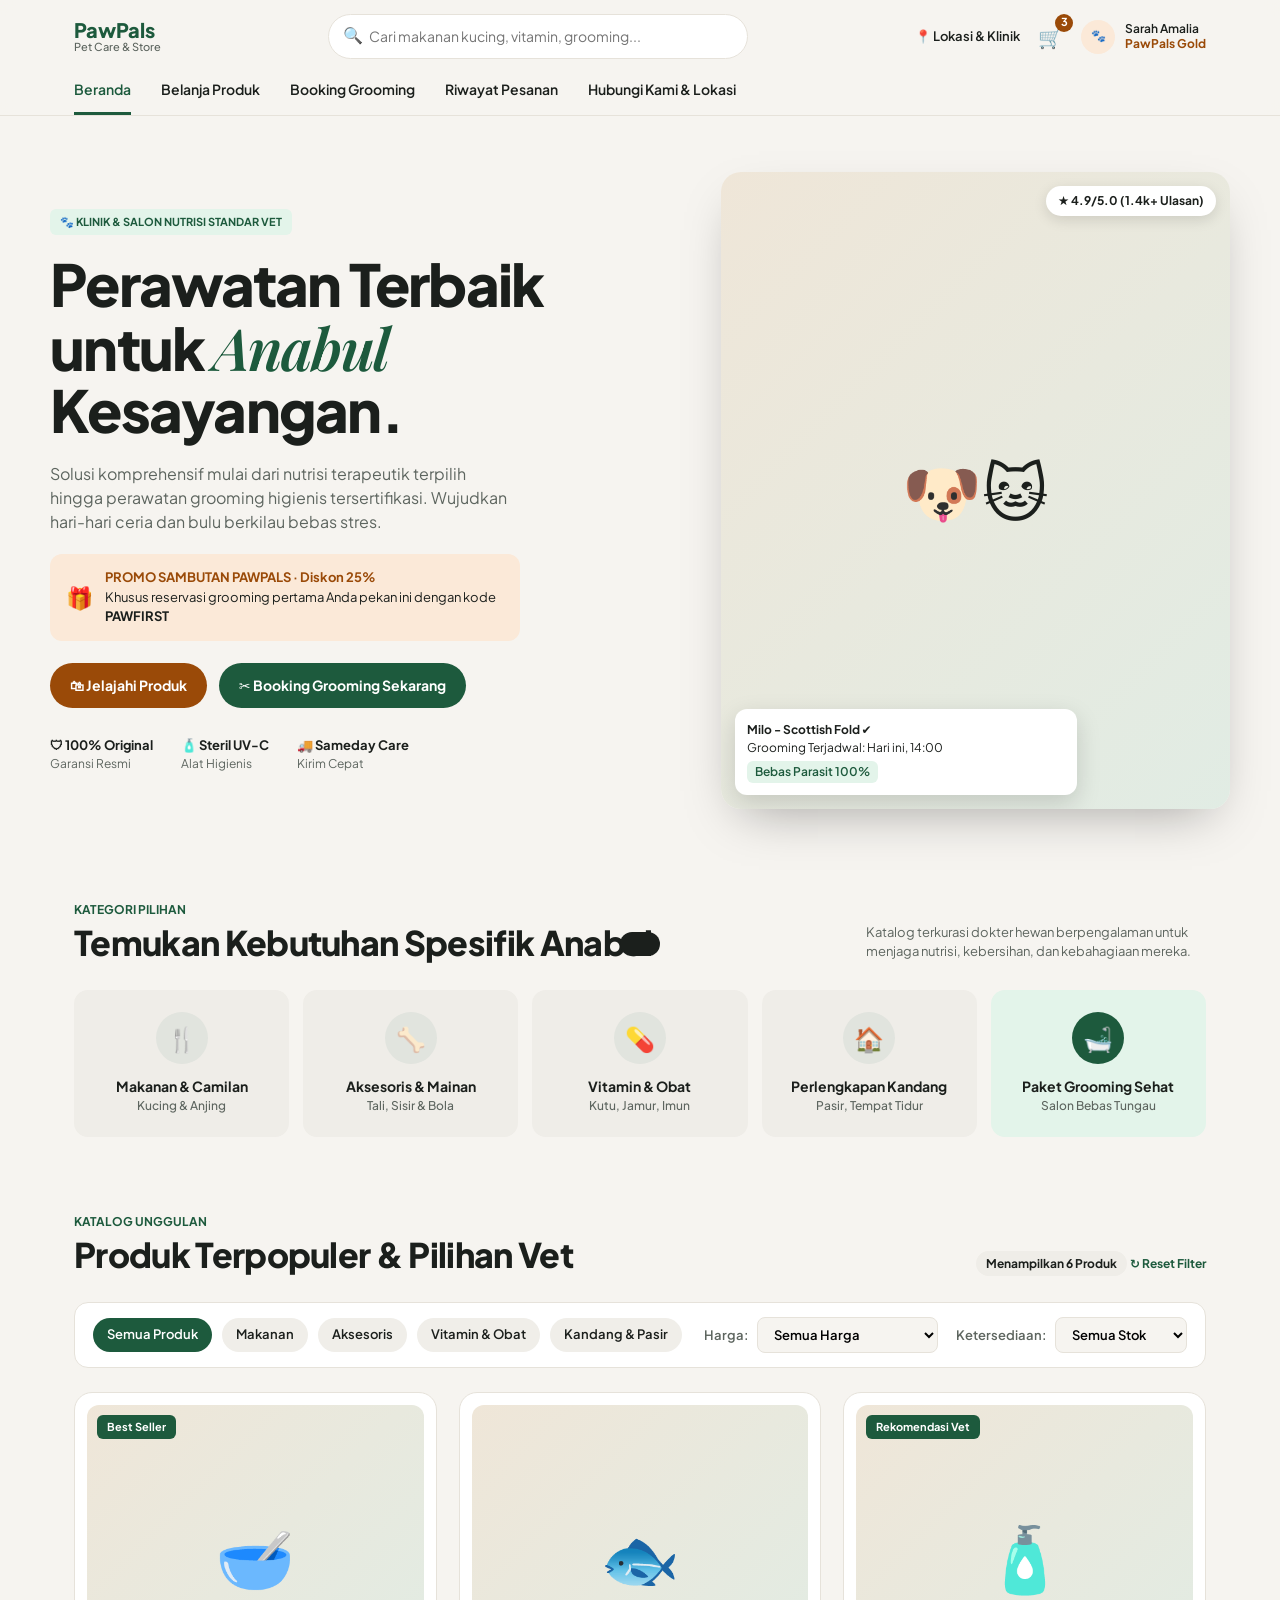
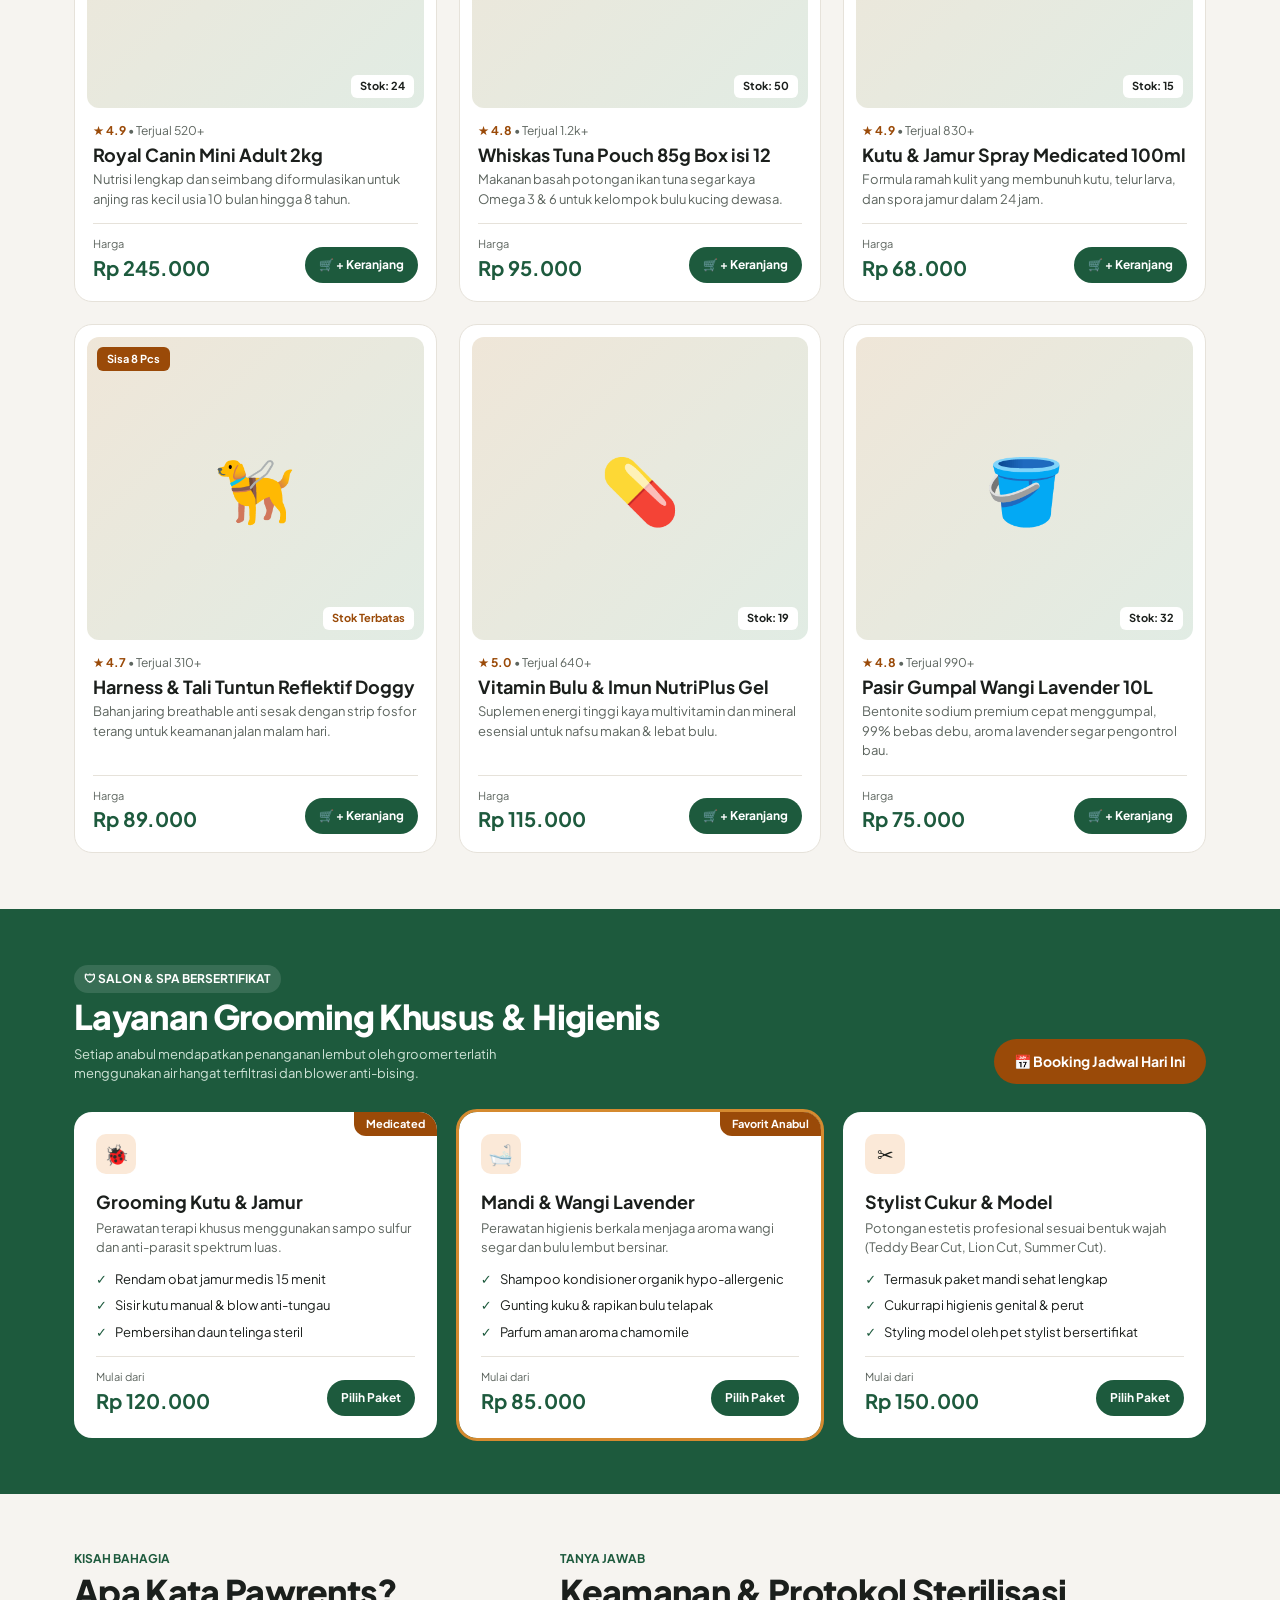
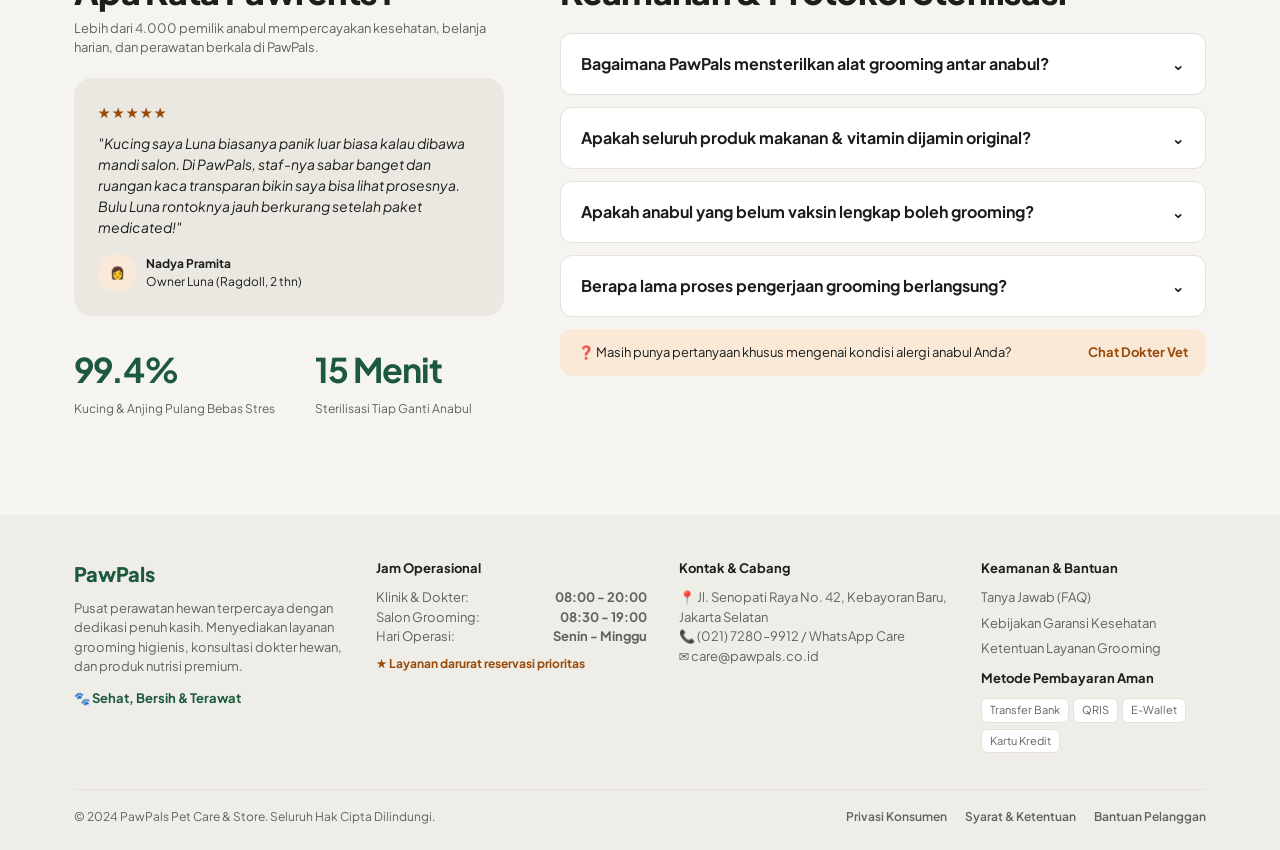
<file: index.html>
<!DOCTYPE html>
<html lang="id">
<head>
<meta charset="utf-8">
<meta name="viewport" content="width=device-width, initial-scale=1">
<title>PawPals – Pet Care & Store</title>
<meta name="description" content="Klinik, salon grooming, dan toko nutrisi premium untuk anjing dan kucing.">
<link rel="preconnect" href="https://fonts.googleapis.com">
<link rel="preconnect" href="https://fonts.gstatic.com" crossorigin>
<link href="https://fonts.googleapis.com/css2?family=Plus+Jakarta+Sans:wght@400;500;600;700;800&family=Playfair+Display:ital,wght@1,600&display=swap" rel="stylesheet">
<style>
:root{--green:#1d5a3d;--green-d:#174a32;--mint:#e3f4ea;--brown:#9a4a08;--sand:#f6f4f0;--card:#fff;--ink:#1b1f1c;--mute:#5d655f;--line:#e6e2da;--peach:#fbe9d8}
*{box-sizing:border-box;margin:0;padding:0}
html{scroll-behavior:smooth}
body{font-family:'Plus Jakarta Sans',system-ui,sans-serif;background:var(--sand);color:var(--ink);line-height:1.5}
a{color:inherit;text-decoration:none}
button{font:inherit;cursor:pointer;border:0;background:none;color:inherit}
:focus-visible{outline:3px solid var(--brown);outline-offset:2px}
.wrap{max-width:1180px;margin:0 auto;padding:0 24px}
.ph{display:grid;place-items:center;font-size:64px;background:linear-gradient(135deg,#efe6d8,#e1ece4);width:100%;height:100%}
/* header */
header{position:sticky;top:0;z-index:20;background:rgba(246,244,240,.94);backdrop-filter:blur(8px);border-bottom:1px solid var(--line)}
.top{display:flex;align-items:center;gap:24px;padding:14px 0}
.logo{font-weight:800;font-size:20px;color:var(--green);line-height:1.1}
.logo small{display:block;font-size:11px;font-weight:500;color:var(--mute)}
.search{flex:1;max-width:420px;margin:0 auto;position:relative}
.search input{width:100%;padding:11px 16px 11px 40px;border-radius:999px;border:1px solid var(--line);background:#fff;font:inherit;font-size:14px}
.search span{position:absolute;left:15px;top:9px}
.tools{display:flex;align-items:center;gap:18px;font-size:13px;font-weight:600}
.cart{position:relative;font-size:20px}
.cart b{position:absolute;top:-8px;right:-10px;background:var(--brown);color:#fff;font-size:11px;border-radius:99px;min-width:18px;height:18px;display:grid;place-items:center}
.user{display:flex;align-items:center;gap:10px;font-size:12px;line-height:1.2}
.user i{width:34px;height:34px;border-radius:50%;background:var(--peach);display:grid;place-items:center;font-style:normal}
.user em{color:var(--brown);font-style:normal;font-weight:700;display:block}
nav{display:flex;gap:30px;font-size:14px;font-weight:600;overflow-x:auto}
nav a{padding:6px 0 12px;white-space:nowrap;border-bottom:3px solid transparent}
nav a.on{color:var(--green);border-color:var(--green)}
/* hero */
.hero{display:grid;grid-template-columns:1.1fr .9fr;gap:48px;align-items:center;padding:56px 0 72px}
.tag{display:inline-block;font-size:11px;font-weight:700;color:var(--green);background:var(--mint);padding:5px 10px;border-radius:6px;margin-bottom:18px}
h1{font-size:clamp(36px,5vw,58px);line-height:1.08;letter-spacing:-.03em;font-weight:800}
h1 em{font-family:'Playfair Display',serif;color:var(--green);font-weight:600}
.lead{margin:20px 0;color:var(--mute);max-width:470px}
.promo{display:flex;gap:12px;align-items:center;background:var(--peach);border-radius:12px;padding:14px 16px;max-width:470px;font-size:13px}
.promo b{color:var(--brown)}
.promo i{font-style:normal;font-size:22px}
.cta{display:flex;flex-wrap:wrap;gap:12px;margin:22px 0 28px}
.btn{padding:12px 20px;border-radius:999px;font-weight:700;font-size:14px;color:#fff;display:inline-block}
.btn.br{background:var(--brown)}.btn.gr{background:var(--green)}
.trust{display:flex;flex-wrap:wrap;gap:28px;font-size:12px;color:var(--mute)}
.trust b{display:block;color:var(--ink);font-size:13px}
.heroimg{position:relative;aspect-ratio:4/5;border-radius:20px;overflow:hidden;box-shadow:0 20px 50px -20px rgba(0,0,0,.35)}
.rate{position:absolute;top:14px;right:14px;background:#fff;border-radius:99px;padding:6px 12px;font-size:12px;font-weight:700;box-shadow:0 4px 14px rgba(0,0,0,.12)}
.chip{position:absolute;left:14px;bottom:14px;right:30%;background:#fff;border-radius:12px;padding:12px;font-size:12px;box-shadow:0 8px 24px rgba(0,0,0,.15)}
.chip span{display:inline-block;margin-top:4px;background:var(--mint);color:var(--green);padding:2px 8px;border-radius:6px;font-weight:600}
/* sections */
section{padding:56px 0}
.eyebrow{font-size:12px;font-weight:700;color:var(--green)}
h2{font-size:clamp(26px,3.4vw,34px);letter-spacing:-.02em;line-height:1.15;font-weight:800;margin-top:4px}
.shead{display:flex;justify-content:space-between;align-items:end;gap:24px;flex-wrap:wrap;margin-bottom:28px}
.shead p{max-width:340px;color:var(--mute);font-size:13px}
.cats{display:grid;grid-template-columns:repeat(5,1fr);gap:14px}
.cat{background:#efede8;border-radius:14px;padding:22px 12px;text-align:center;font-size:14px;font-weight:700;transition:transform .15s}
.cat:hover{transform:translateY(-3px)}
.cat small{display:block;font-weight:500;font-size:12px;color:var(--mute)}
.cat i{display:grid;place-items:center;width:52px;height:52px;margin:0 auto 12px;border-radius:50%;background:#e1e4de;font-style:normal;font-size:24px}
.cat.hl{background:var(--mint)}.cat.hl i{background:var(--green)}
/* filter */
.filters{display:flex;flex-wrap:wrap;align-items:center;gap:10px;background:#fff;border:1px solid var(--line);border-radius:14px;padding:14px 18px;margin-bottom:24px;font-size:13px}
.pill{padding:7px 14px;border-radius:99px;font-weight:600;background:#f0eee9}
.pill.on{background:var(--green);color:#fff}
.filters label{margin-left:auto;color:var(--mute);font-weight:600}
.filters select{margin-left:6px;padding:8px 12px;border-radius:8px;border:1px solid var(--line);font:inherit;background:#f6f4f0;min-width:130px}
.filters label+label{margin-left:8px}
.count{font-size:12px;font-weight:700;background:#efede8;padding:5px 10px;border-radius:99px}
.reset{color:var(--green);font-weight:700;font-size:12px}
.grid{display:grid;grid-template-columns:repeat(3,1fr);gap:22px}
.prod{background:#fff;border-radius:18px;padding:12px;border:1px solid var(--line);display:flex;flex-direction:column}
.pimg{position:relative;aspect-ratio:1/.9;border-radius:12px;overflow:hidden}
.badge{position:absolute;top:10px;left:10px;background:var(--green);color:#fff;font-size:11px;font-weight:700;padding:4px 10px;border-radius:6px}
.badge.w{background:var(--brown)}
.stok{position:absolute;right:10px;bottom:10px;background:#fff;font-size:11px;font-weight:700;padding:3px 9px;border-radius:6px}
.stok.low{color:var(--brown)}
.pbody{padding:14px 6px 6px;display:flex;flex-direction:column;flex:1}
.rt{font-size:12px;color:var(--mute)}.rt b{color:var(--brown)}
.pbody h3{font-size:18px;margin:4px 0;line-height:1.25}
.pbody p{font-size:13px;color:var(--mute);flex:1}
.buy{display:flex;justify-content:space-between;align-items:end;margin-top:14px;border-top:1px solid var(--line);padding-top:12px}
.buy small{display:block;font-size:11px;color:var(--mute)}
.buy strong{font-size:20px;color:var(--green)}
.add{background:var(--green);color:#fff;font-size:12px;font-weight:700;padding:9px 14px;border-radius:99px}
.add:active{transform:scale(.95)}
.empty{grid-column:1/-1;text-align:center;padding:40px;color:var(--mute)}
/* grooming */
.groom{background:var(--green);color:#fff;border-radius:0}
.groom .eyebrow{background:rgba(255,255,255,.12);color:#fff;display:inline-block;padding:5px 10px;border-radius:99px}
.groom .shead p{color:#cfe3d7;max-width:440px}
.groom .btn{background:var(--brown)}
.svc{background:#fff;color:var(--ink);border-radius:18px;padding:22px;position:relative;display:flex;flex-direction:column}
.svc.fav{outline:3px solid #d58a2f}
.svc .rb{position:absolute;top:0;right:0;background:var(--brown);color:#fff;font-size:11px;font-weight:700;padding:4px 12px;border-radius:0 18px 0 12px}
.svc .ic{width:40px;height:40px;border-radius:10px;background:var(--peach);display:grid;place-items:center;font-size:20px;margin-bottom:14px}
.svc h3{font-size:18px}.svc>p{font-size:13px;color:var(--mute);margin:4px 0 12px}
.svc ul{list-style:none;font-size:13px;display:grid;gap:7px;flex:1}
.svc li:before{content:"✓";color:var(--green);font-weight:800;margin-right:8px}
.svc .buy strong{font-size:20px}
.svc .add{background:var(--green)}
/* faq */
.two{display:grid;grid-template-columns:.8fr 1.2fr;gap:56px;align-items:start}
.quote{background:#ebe8e1;border-radius:18px;padding:24px;margin:20px 0 28px;font-size:14px}
.quote .st{color:var(--brown);letter-spacing:2px}
.quote q{display:block;font-style:italic;margin:10px 0 16px;quotes:none}
.who{display:flex;gap:10px;align-items:center;font-size:12px}
.who i{width:38px;height:38px;border-radius:50%;background:var(--peach);display:grid;place-items:center;font-style:normal}
.stats{display:flex;gap:40px}
.stats b{font-size:34px;color:var(--green);display:block;letter-spacing:-.03em}
.stats span{font-size:12px;color:var(--mute)}
details{background:#fff;border:1px solid var(--line);border-radius:12px;margin-bottom:12px}
summary{padding:18px 20px;font-weight:700;cursor:pointer;list-style:none;display:flex;justify-content:space-between;gap:16px}
summary::-webkit-details-marker{display:none}
summary:after{content:"⌄";transition:transform .2s}
details[open] summary:after{transform:rotate(180deg)}
details p{padding:0 20px 18px;font-size:14px;color:var(--mute)}
.ask{display:flex;justify-content:space-between;align-items:center;gap:12px;background:var(--peach);border-radius:12px;padding:14px 18px;font-size:13px}
.ask a{color:var(--brown);font-weight:700}
/* footer */
footer{background:#efede8;padding:44px 0 24px;margin-top:40px;font-size:13px;color:var(--mute)}
.fg{display:grid;grid-template-columns:1.2fr 1.2fr 1.2fr 1fr;gap:32px}
footer h4{color:var(--ink);font-size:13px;margin-bottom:10px}
footer li{list-style:none;margin-bottom:6px}
.fl{font-size:20px;font-weight:800;color:var(--green);margin-bottom:10px}
.hrs{display:flex;justify-content:space-between;gap:10px}
.pay span{display:inline-block;border:1px solid var(--line);background:#fff;border-radius:6px;padding:3px 8px;margin:0 4px 6px 0;font-size:11px}
.copy{display:flex;justify-content:space-between;flex-wrap:wrap;gap:12px;border-top:1px solid var(--line);margin-top:30px;padding-top:18px;font-size:12px}
.copy a{margin-left:18px;font-weight:600}
.toast{position:fixed;bottom:24px;left:50%;transform:translate(-50%,80px);background:var(--ink);color:#fff;padding:12px 20px;border-radius:99px;font-size:13px;font-weight:600;transition:transform .25s;z-index:50}
.toast.show{transform:translate(-50%,0)}
@media(max-width:900px){
.hero,.two{grid-template-columns:1fr;gap:32px}
.cats{grid-template-columns:repeat(2,1fr)}.grid{grid-template-columns:repeat(2,1fr)}
.fg{grid-template-columns:1fr 1fr}.tools .loc,.user div{display:none}.filters label{margin-left:0}
}
@media(max-width:560px){.grid{grid-template-columns:1fr}.top{flex-wrap:wrap}.search{order:3;flex-basis:100%;max-width:none}.fg{grid-template-columns:1fr}}
@media(prefers-reduced-motion:reduce){*{transition:none!important;scroll-behavior:auto!important}}
</style>
</head>
<body>
<header>
 <div class="wrap">
  <div class="top">
   <a href="#beranda" class="logo">PawPals<small>Pet Care &amp; Store</small></a>
   <div class="search"><span>🔍</span><input id="q" type="search" placeholder="Cari makanan kucing, vitamin, grooming..." aria-label="Cari produk"></div>
   <div class="tools">
    <span class="loc">📍 Lokasi &amp; Klinik</span>
    <a class="cart" href="#produk" aria-label="Keranjang">🛒<b id="cartN">3</b></a>
    <div class="user"><i>🐾</i><div>Sarah Amalia<em>PawPals Gold</em></div></div>
   </div>
  </div>
  <nav>
   <a class="on" href="#beranda">Beranda</a><a href="#produk">Belanja Produk</a><a href="booking.html">Booking Grooming</a><a href="#">Riwayat Pesanan</a><a href="#kontak">Hubungi Kami &amp; Lokasi</a>
  </nav>
 </div>
</header>

<main id="beranda">
 <div class="wrap hero">
  <div>
   <span class="tag">🐾 KLINIK &amp; SALON NUTRISI STANDAR VET</span>
   <h1>Perawatan Terbaik untuk <em>Anabul</em> Kesayangan.</h1>
   <p class="lead">Solusi komprehensif mulai dari nutrisi terapeutik terpilih hingga perawatan grooming higienis tersertifikasi. Wujudkan hari-hari ceria dan bulu berkilau bebas stres.</p>
   <div class="promo"><i>🎁</i><div><b>PROMO SAMBUTAN PAWPALS · Diskon 25%</b><br>Khusus reservasi grooming pertama Anda pekan ini dengan kode <strong>PAWFIRST</strong></div></div>
   <div class="cta"><a class="btn br" href="#produk">🛍 Jelajahi Produk</a><a class="btn gr" href="booking.html">✂ Booking Grooming Sekarang</a></div>
   <div class="trust"><div><b>🛡 100% Original</b>Garansi Resmi</div><div><b>🧴 Steril UV-C</b>Alat Higienis</div><div><b>🚚 Sameday Care</b>Kirim Cepat</div></div>
  </div>
  <div class="heroimg">
   <div class="ph" role="img" aria-label="Anjing dan kucing">🐶🐱</div>
   <div class="rate">★ 4.9/5.0 (1.4k+ Ulasan)</div>
   <div class="chip"><b>Milo - Scottish Fold ✔</b><br>Grooming Terjadwal: Hari ini, 14:00<br><span>Bebas Parasit 100%</span></div>
  </div>
 </div>

 <section style="padding-top:20px">
  <div class="wrap">
   <div class="shead"><div><div class="eyebrow">KATEGORI PILIHAN</div><h2>Temukan Kebutuhan Spesifik Anabul</h2></div><p>Katalog terkurasi dokter hewan berpengalaman untuk menjaga nutrisi, kebersihan, dan kebahagiaan mereka.</p></div>
   <div class="cats">
    <button class="cat" data-cat="Makanan"><i>🍴</i>Makanan &amp; Camilan<small>Kucing &amp; Anjing</small></button>
    <button class="cat" data-cat="Aksesoris"><i>🦴</i>Aksesoris &amp; Mainan<small>Tali, Sisir &amp; Bola</small></button>
    <button class="cat" data-cat="Vitamin"><i>💊</i>Vitamin &amp; Obat<small>Kutu, Jamur, Imun</small></button>
    <button class="cat" data-cat="Kandang"><i>🏠</i>Perlengkapan Kandang<small>Pasir, Tempat Tidur</small></button>
    <a class="cat hl" href="#grooming"><i>🛁</i>Paket Grooming Sehat<small>Salon Bebas Tungau</small></a>
   </div>
  </div>
 </section>

 <section id="produk" style="padding-top:20px">
  <div class="wrap">
   <div class="shead"><div><div class="eyebrow">KATALOG UNGGULAN</div><h2>Produk Terpopuler &amp; Pilihan Vet</h2></div><div><span class="count" id="count">Menampilkan 6 Produk</span> <button class="reset" id="reset">↻ Reset Filter</button></div></div>
   <div class="filters">
    <button class="pill on" data-f="Semua">Semua Produk</button><button class="pill" data-f="Makanan">Makanan</button><button class="pill" data-f="Aksesoris">Aksesoris</button><button class="pill" data-f="Vitamin">Vitamin &amp; Obat</button><button class="pill" data-f="Kandang">Kandang &amp; Pasir</button>
    <label>Harga: <select id="fh"><option value="all">Semua Harga</option><option value="lt90">Di bawah Rp 90.000</option><option value="90-150">Rp 90.000 – 150.000</option><option value="gt150">Di atas Rp 150.000</option></select></label>
    <label>Ketersediaan: <select id="fs"><option value="all">Semua Stok</option><option value="low">Stok Terbatas</option><option value="ok">Stok Tersedia</option></select></label>
   </div>
   <div class="grid" id="grid"></div>
  </div>
 </section>

 <section class="groom" id="grooming">
  <div class="wrap">
   <div class="shead"><div><div class="eyebrow">🛡 SALON &amp; SPA BERSERTIFIKAT</div><h2>Layanan Grooming Khusus &amp; Higienis</h2><p style="margin-top:8px">Setiap anabul mendapatkan penanganan lembut oleh groomer terlatih menggunakan air hangat terfiltrasi dan blower anti-bising.</p></div><a class="btn" href="booking.html">📅 Booking Jadwal Hari Ini</a></div>
   <div class="grid">
    <article class="svc"><span class="rb">Medicated</span><div class="ic">🐞</div><h3>Grooming Kutu &amp; Jamur</h3><p>Perawatan terapi khusus menggunakan sampo sulfur dan anti-parasit spektrum luas.</p><ul><li>Rendam obat jamur medis 15 menit</li><li>Sisir kutu manual &amp; blow anti-tungau</li><li>Pembersihan daun telinga steril</li></ul><div class="buy"><div><small>Mulai dari</small><strong>Rp 120.000</strong></div><button class="add" data-book="Grooming Kutu &amp; Jamur">Pilih Paket</button></div></article>
    <article class="svc fav"><span class="rb">Favorit Anabul</span><div class="ic">🛁</div><h3>Mandi &amp; Wangi Lavender</h3><p>Perawatan higienis berkala menjaga aroma wangi segar dan bulu lembut bersinar.</p><ul><li>Shampoo kondisioner organik hypo-allergenic</li><li>Gunting kuku &amp; rapikan bulu telapak</li><li>Parfum aman aroma chamomile</li></ul><div class="buy"><div><small>Mulai dari</small><strong>Rp 85.000</strong></div><button class="add" data-book="Mandi &amp; Wangi">Pilih Paket</button></div></article>
    <article class="svc"><div class="ic">✂</div><h3>Stylist Cukur &amp; Model</h3><p>Potongan estetis profesional sesuai bentuk wajah (Teddy Bear Cut, Lion Cut, Summer Cut).</p><ul><li>Termasuk paket mandi sehat lengkap</li><li>Cukur rapi higienis genital &amp; perut</li><li>Styling model oleh pet stylist bersertifikat</li></ul><div class="buy"><div><small>Mulai dari</small><strong>Rp 150.000</strong></div><button class="add" data-book="Stylist Cukur &amp; Model">Pilih Paket</button></div></article>
   </div>
  </div>
 </section>

 <section>
  <div class="wrap two">
   <div>
    <div class="eyebrow">KISAH BAHAGIA</div><h2>Apa Kata Pawrents?</h2>
    <p style="font-size:13px;color:var(--mute);margin-top:8px">Lebih dari 4.000 pemilik anabul mempercayakan kesehatan, belanja harian, dan perawatan berkala di PawPals.</p>
    <div class="quote"><div class="st">★★★★★</div><q>"Kucing saya Luna biasanya panik luar biasa kalau dibawa mandi salon. Di PawPals, staf-nya sabar banget dan ruangan kaca transparan bikin saya bisa lihat prosesnya. Bulu Luna rontoknya jauh berkurang setelah paket medicated!"</q><div class="who"><i>👩</i><div><b>Nadya Pramita</b><br>Owner Luna (Ragdoll, 2 thn)</div></div></div>
    <div class="stats"><div><b>99.4%</b><span>Kucing &amp; Anjing Pulang Bebas Stres</span></div><div><b>15 Menit</b><span>Sterilisasi Tiap Ganti Anabul</span></div></div>
   </div>
   <div>
    <div class="eyebrow">TANYA JAWAB</div><h2 style="margin-bottom:22px">Keamanan &amp; Protokol Sterilisasi</h2>
    <details><summary>Bagaimana PawPals mensterilkan alat grooming antar anabul?</summary><p>Setiap sisir, gunting, dan clipper disterilkan dengan sinar UV-C dan cairan disinfektan medis selama 15 menit sebelum dipakai anabul berikutnya.</p></details>
    <details><summary>Apakah seluruh produk makanan &amp; vitamin dijamin original?</summary><p>Ya. Semua produk dibeli langsung dari distributor resmi dan dilengkapi garansi keaslian PawPals.</p></details>
    <details><summary>Apakah anabul yang belum vaksin lengkap boleh grooming?</summary><p>Anabul dengan vaksin belum lengkap dapat dilayani di ruang terpisah setelah pemeriksaan singkat oleh dokter hewan kami.</p></details>
    <details><summary>Berapa lama proses pengerjaan grooming berlangsung?</summary><p>Mandi &amp; wangi sekitar 60–90 menit. Paket medicated dan stylist bisa 2–3 jam tergantung ukuran dan kondisi bulu.</p></details>
    <div class="ask"><span>❓ Masih punya pertanyaan khusus mengenai kondisi alergi anabul Anda?</span><a href="#kontak">Chat Dokter Vet</a></div>
   </div>
  </div>
 </section>
</main>

<footer id="kontak">
 <div class="wrap">
  <div class="fg">
   <div><div class="fl">PawPals</div><p>Pusat perawatan hewan terpercaya dengan dedikasi penuh kasih. Menyediakan layanan grooming higienis, konsultasi dokter hewan, dan produk nutrisi premium.</p><p style="margin-top:12px;color:var(--green);font-weight:700">🐾 Sehat, Bersih &amp; Terawat</p></div>
   <div><h4>Jam Operasional</h4><div class="hrs"><span>Klinik &amp; Dokter:</span><b>08:00 - 20:00</b></div><div class="hrs"><span>Salon Grooming:</span><b>08:30 - 19:00</b></div><div class="hrs"><span>Hari Operasi:</span><b>Senin - Minggu</b></div><p style="color:var(--brown);font-weight:700;margin-top:8px;font-size:12px">★ Layanan darurat reservasi prioritas</p></div>
   <div><h4>Kontak &amp; Cabang</h4><p>📍 Jl. Senopati Raya No. 42, Kebayoran Baru, Jakarta Selatan</p><p>📞 (021) 7280–9912 / WhatsApp Care</p><p>✉ care@pawpals.co.id</p></div>
   <div><h4>Keamanan &amp; Bantuan</h4><ul><li>Tanya Jawab (FAQ)</li><li>Kebijakan Garansi Kesehatan</li><li>Ketentuan Layanan Grooming</li></ul><h4 style="margin-top:10px">Metode Pembayaran Aman</h4><div class="pay"><span>Transfer Bank</span><span>QRIS</span><span>E-Wallet</span><span>Kartu Kredit</span></div></div>
  </div>
  <div class="copy"><span>© 2024 PawPals Pet Care &amp; Store. Seluruh Hak Cipta Dilindungi.</span><span><a href="#">Privasi Konsumen</a><a href="#">Syarat &amp; Ketentuan</a><a href="#">Bantuan Pelanggan</a></span></div>
 </div>
</footer>
<div class="toast" id="toast" role="status"></div>

<script>
// Data produk. Ganti "img" dengan path foto Anda, misal "images/royal-canin.jpg"
const P=[
{n:"Royal Canin Mini Adult 2kg",c:"Makanan",p:245000,r:4.9,t:"520+",s:24,b:"Best Seller",e:"🥣",img:"",d:"Nutrisi lengkap dan seimbang diformulasikan untuk anjing ras kecil usia 10 bulan hingga 8 tahun."},
{n:"Whiskas Tuna Pouch 85g Box isi 12",c:"Makanan",p:95000,r:4.8,t:"1.2k+",s:50,b:"",e:"🐟",img:"",d:"Makanan basah potongan ikan tuna segar kaya Omega 3 & 6 untuk kelompok bulu kucing dewasa."},
{n:"Kutu & Jamur Spray Medicated 100ml",c:"Vitamin",p:68000,r:4.9,t:"830+",s:15,b:"Rekomendasi Vet",e:"🧴",img:"",d:"Formula ramah kulit yang membunuh kutu, telur larva, dan spora jamur dalam 24 jam."},
{n:"Harness & Tali Tuntun Reflektif Doggy",c:"Aksesoris",p:89000,r:4.7,t:"310+",s:8,b:"Sisa 8 Pcs",w:1,e:"🦮",img:"",d:"Bahan jaring breathable anti sesak dengan strip fosfor terang untuk keamanan jalan malam hari."},
{n:"Vitamin Bulu & Imun NutriPlus Gel",c:"Vitamin",p:115000,r:5.0,t:"640+",s:19,b:"",e:"💊",img:"",d:"Suplemen energi tinggi kaya multivitamin dan mineral esensial untuk nafsu makan & lebat bulu."},
{n:"Pasir Gumpal Wangi Lavender 10L",c:"Kandang",p:75000,r:4.8,t:"990+",s:32,b:"",e:"🪣",img:"",d:"Bentonite sodium premium cepat menggumpal, 99% bebas debu, aroma lavender segar pengontrol bau."}
];
const rp=n=>"Rp "+n.toLocaleString("id-ID");
const st={cat:"Semua",price:"all",stock:"all",q:""};
let cart=3;
const $=s=>document.querySelector(s);
function render(){
 const list=P.filter(x=>(st.cat==="Semua"||x.c===st.cat)
  &&(st.price==="all"||(st.price==="lt90"&&x.p<90000)||(st.price==="90-150"&&x.p>=90000&&x.p<=150000)||(st.price==="gt150"&&x.p>150000))
  &&(st.stock==="all"||(st.stock==="low"?x.s<=10:x.s>10))
  &&x.n.toLowerCase().includes(st.q));
 $("#count").textContent="Menampilkan "+list.length+" Produk";
 $("#grid").innerHTML=list.length?list.map(x=>`<article class="prod"><div class="pimg">${x.img?`<img src="${x.img}" alt="${x.n}" style="width:100%;height:100%;object-fit:cover">`:`<div class="ph" role="img" aria-label="${x.n}">${x.e}</div>`}${x.b?`<span class="badge ${x.w?"w":""}">${x.b}</span>`:""}<span class="stok ${x.s<=10?"low":""}">${x.s<=10?"Stok Terbatas":"Stok: "+x.s}</span></div><div class="pbody"><div class="rt"><b>★ ${x.r.toFixed(1)}</b> • Terjual ${x.t}</div><h3>${x.n}</h3><p>${x.d}</p><div class="buy"><div><small>Harga</small><strong>${rp(x.p)}</strong></div><button class="add" data-add="${x.n}">🛒 + Keranjang</button></div></div></article>`).join(""):`<p class="empty">Tidak ada produk yang cocok. Coba ubah atau reset filter.</p>`;
}
function toast(m){const t=$("#toast");t.textContent=m;t.classList.add("show");clearTimeout(toast.t);toast.t=setTimeout(()=>t.classList.remove("show"),2000)}
function setCat(c){st.cat=c;document.querySelectorAll(".pill").forEach(b=>b.classList.toggle("on",b.dataset.f===c));render()}
document.querySelectorAll(".pill").forEach(b=>b.onclick=()=>setCat(b.dataset.f));
document.querySelectorAll(".cat[data-cat]").forEach(b=>b.onclick=()=>{setCat(b.dataset.cat);$("#produk").scrollIntoView()});
$("#fh").onchange=e=>{st.price=e.target.value;render()};
$("#fs").onchange=e=>{st.stock=e.target.value;render()};
$("#q").oninput=e=>{st.q=e.target.value.toLowerCase().trim();render()};
$("#reset").onclick=()=>{st.price=st.stock="all";st.q="";$("#fh").value=$("#fs").value="all";$("#q").value="";setCat("Semua")};
document.addEventListener("click",e=>{
 const a=e.target.closest("[data-add]");if(a){$("#cartN").textContent=++cart;toast(a.dataset.add+" masuk keranjang")}
 const g=e.target.closest("[data-book]");if(g){const m={"Grooming Kutu & Jamur":"flea","Mandi & Wangi":"basic","Stylist Cukur & Model":"full"};location.href="booking.html?paket="+(m[g.dataset.book]||"flea")}
});
const qs=new URLSearchParams(location.search).get("q");if(qs){st.q=qs.toLowerCase();$("#q").value=qs}
render();
</script>
</body>
</html>
</file>
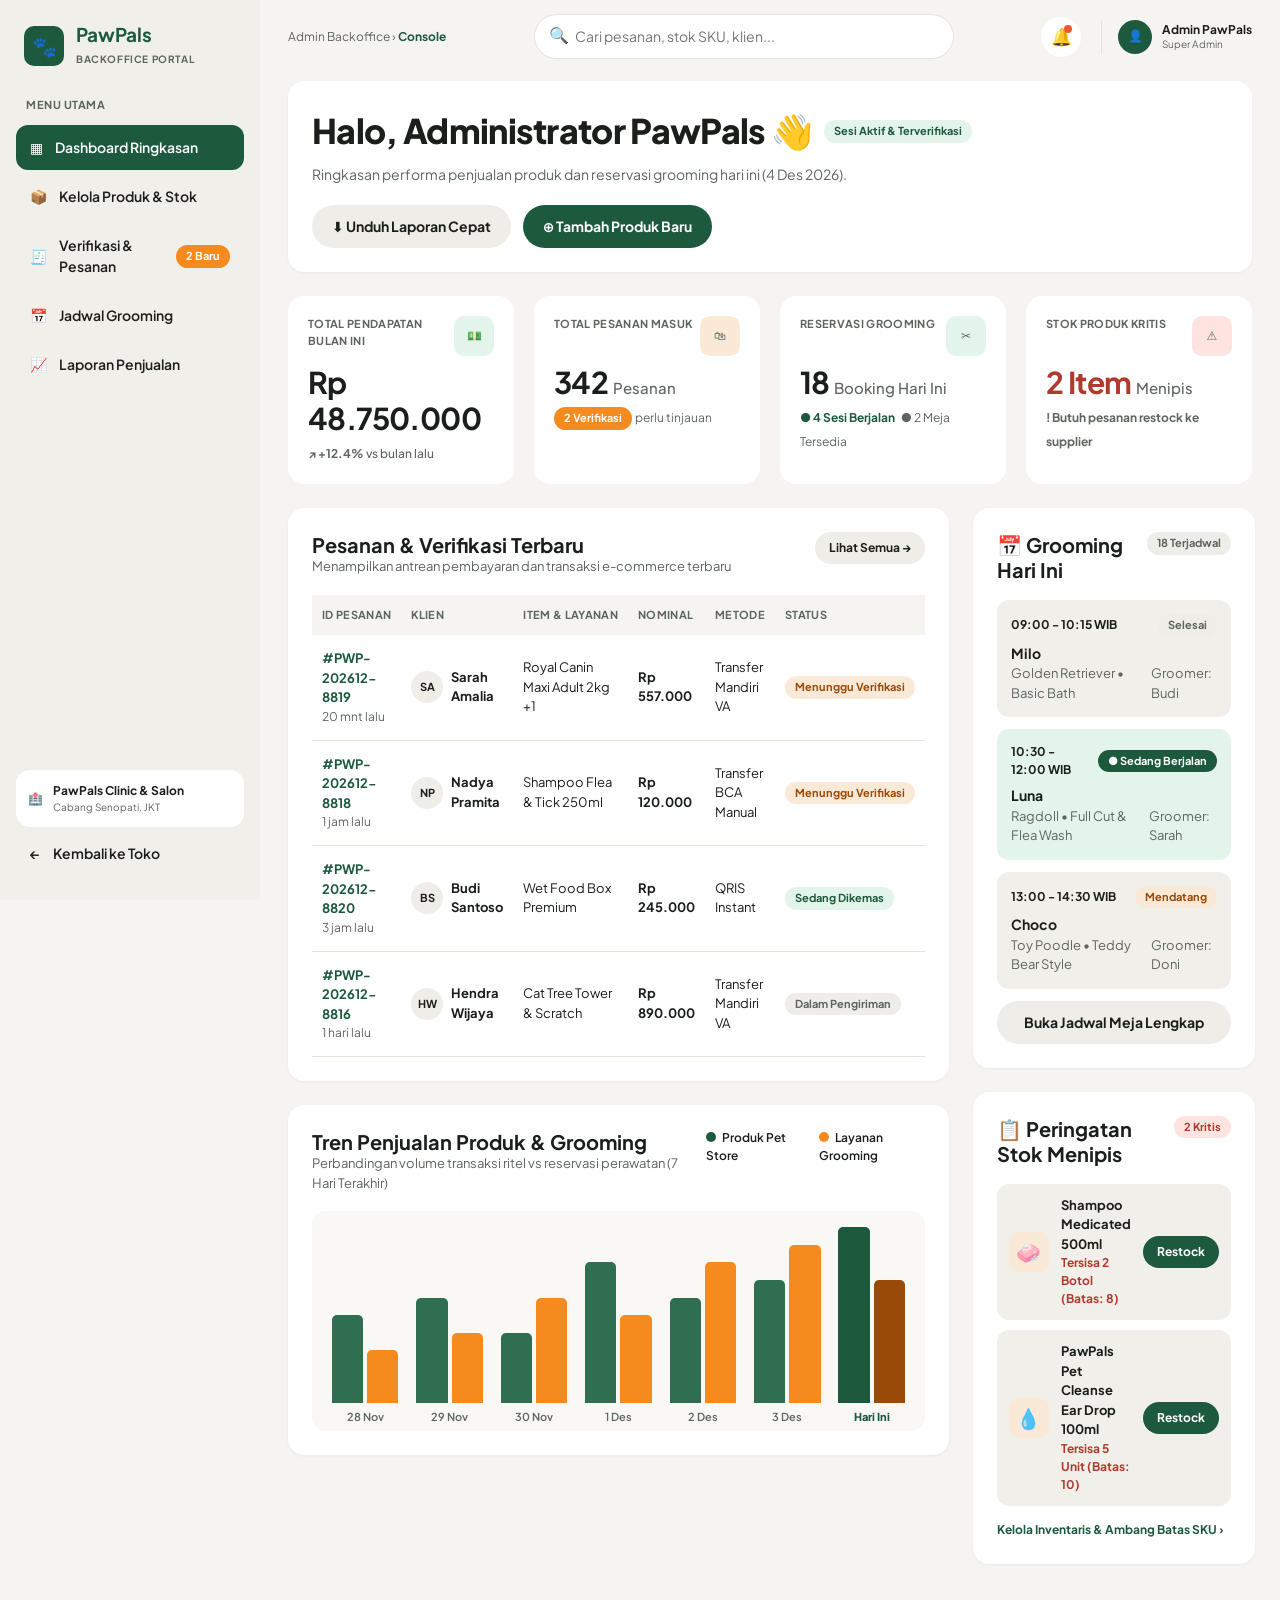
<file: admin-dashboard.html>
<!DOCTYPE html>
<html lang="id">
<head>
<meta charset="utf-8">
<meta name="viewport" content="width=device-width, initial-scale=1">
<title>Dashboard Ringkasan – PawPals Admin</title>
<link href="https://fonts.googleapis.com/css2?family=Plus+Jakarta+Sans:wght@400;500;600;700;800&display=swap" rel="stylesheet">
<link rel="stylesheet" href="pp.css">
<style>
.kpi .top2{display:flex;justify-content:space-between;align-items:start}
.kpi strong small{font-size:15px;font-weight:500;color:var(--mute);letter-spacing:0;display:inline}
.kpi.red strong{color:var(--red)}
.chart{display:flex;align-items:end;gap:10px;height:220px;background:#faf8f4;border-radius:14px;padding:16px 16px 0;position:relative}
.cg{flex:1;display:flex;flex-direction:column;align-items:center;height:100%;justify-content:end}
.bars{display:flex;align-items:end;gap:4px;width:100%;height:calc(100% - 28px);justify-content:center}
.bars i{display:block;width:42%;max-width:34px;border-radius:5px 5px 0 0;background:#2f6f50}.bars i+i{background:var(--or)}
.cg.t .bars i{background:var(--green)}.cg.t .bars i+i{background:var(--brown)}
.cg span{font-size:11px;font-weight:600;height:28px;display:grid;place-items:center;color:var(--mute)}.cg.t span{color:var(--green);font-weight:800}
.lg{display:flex;gap:16px;font-size:12px;font-weight:600}.lg i{display:inline-block;width:10px;height:10px;border-radius:50%;margin-right:6px}
.sl{border-radius:12px;background:#f1efea;padding:14px;margin-bottom:12px;font-size:13px}
.sl.on{background:var(--mint)}.sl .h{display:flex;justify-content:space-between;align-items:center;gap:8px;font-size:12px;font-weight:700;margin-bottom:6px}
.sl p{display:flex;justify-content:space-between;gap:10px;color:var(--mute)}.sl b{color:var(--ink);font-size:14px}
.stk{display:flex;align-items:center;gap:12px;background:#f1efea;border-radius:12px;padding:12px;margin-bottom:10px;font-size:12px}
.stk div{flex:1;min-width:0}.stk b{display:block;font-size:13px}
</style>
</head>
<body data-shell="admin" data-nav="dash">
<div class="adm"><aside class="sb" id="sb"></aside><div class="am"><div id="tb"></div>
<main class="ac">
 <section class="card hero">
  <div><div style="display:flex;gap:12px;align-items:center;flex-wrap:wrap"><h1>Halo, Administrator PawPals 👋</h1><span class="chip gr">Sesi Aktif &amp; Terverifikasi</span></div><p class="mu" style="font-size:14px;margin-top:6px">Ringkasan performa penjualan produk dan reservasi grooming hari ini (<span id="dt"></span>).</p></div>
  <div style="display:flex;gap:12px;flex-wrap:wrap"><button class="btn" id="dlr">⬇ Unduh Laporan Cepat</button><a class="btn gr" href="admin-produk.html?new=1">⊕ Tambah Produk Baru</a></div>
 </section>
 <div class="kpis">
  <div class="kpi"><div class="top2"><small>TOTAL PENDAPATAN BULAN INI</small><span class="ic g">💵</span></div><strong>Rp 48.750.000</strong><span class="gtx" style="font-weight:700">↗ +12.4% <span class="mu" style="font-weight:500">vs bulan lalu</span></span></div>
  <div class="kpi"><div class="top2"><small>TOTAL PESANAN MASUK</small><span class="ic">🛍</span></div><strong>342 <small>Pesanan</small></strong><a href="admin-verifikasi.html" class="chip og" id="kv"></a> <span>perlu tinjauan</span></div>
  <div class="kpi"><div class="top2"><small>RESERVASI GROOMING</small><span class="ic g">✂️</span></div><strong>18 <small>Booking Hari Ini</small></strong><span><b class="gtx">● 4 Sesi Berjalan</b> &nbsp; ● 2 Meja Tersedia</span></div>
  <div class="kpi red"><div class="top2"><small>STOK PRODUK KRITIS</small><span class="ic r">⚠️</span></div><strong id="ks"></strong><span class="rtx" style="font-weight:700">! Butuh pesanan restock ke supplier</span></div>
 </div>
 <div class="g2">
  <div>
   <section class="card"><div class="ch"><div><h2>Pesanan &amp; Verifikasi Terbaru</h2><p>Menampilkan antrean pembayaran dan transaksi e-commerce terbaru</p></div><a class="btn sm" href="admin-verifikasi.html">Lihat Semua →</a></div>
    <div class="tw"><table class="tbl"><thead><tr><th>ID PESANAN</th><th>KLIEN</th><th>ITEM &amp; LAYANAN</th><th>NOMINAL</th><th>METODE</th><th>STATUS</th></tr></thead><tbody id="ot"></tbody></table></div></section>
   <section class="card"><div class="ch"><div><h2>Tren Penjualan Produk &amp; Grooming</h2><p>Perbandingan volume transaksi ritel vs reservasi perawatan (7 Hari Terakhir)</p></div><div class="lg"><span><i style="background:var(--green)"></i>Produk Pet Store</span><span><i style="background:var(--or)"></i>Layanan Grooming</span></div></div><div class="chart" id="ch" role="img" aria-label="Grafik batang penjualan 7 hari"></div></section>
  </div>
  <div>
   <section class="card"><div class="ch"><h2>📅 Grooming Hari Ini</h2><span class="chip">18 Terjadwal</span></div>
    <div class="sl"><div class="h"><span>09:00 - 10:15 WIB</span><span class="chip">Selesai</span></div><b>Milo</b><p><span>Golden Retriever • Basic Bath</span><span>Groomer: Budi</span></p></div>
    <div class="sl on"><div class="h"><span>10:30 - 12:00 WIB</span><span class="chip dk">● Sedang Berjalan</span></div><b>Luna</b><p><span>Ragdoll • Full Cut &amp; Flea Wash</span><span>Groomer: Sarah</span></p></div>
    <div class="sl"><div class="h"><span>13:00 - 14:30 WIB</span><span class="chip or">Mendatang</span></div><b>Choco</b><p><span>Toy Poodle • Teddy Bear Style</span><span>Groomer: Doni</span></p></div>
    <a class="btn blk" href="admin-jadwal.html">Buka Jadwal Meja Lengkap</a></section>
   <section class="card"><div class="ch"><h2>📋 Peringatan Stok Menipis</h2><span class="chip rd" id="kc"></span></div><div id="stk"></div><a class="btn sm gtx" style="background:none;padding:0" href="admin-produk.html">Kelola Inventaris &amp; Ambang Batas SKU ›</a></section>
  </div>
 </div>
</main></div></div>
<script src="pp.js"></script>
<script>
$("#dt").textContent=fmtD(Date.now());
const orders=getOrders();
const ini=n=>n.split(" ").map(x=>x[0]).slice(0,2).join("").toUpperCase();
$("#ot").innerHTML=[...orders].sort((a,b)=>b.ts-a.ts).slice(0,4).map(o=>`<tr class="cl" onclick="location.href='admin-verifikasi.html?id=${o.id}'"><td><b class="gtx">#${o.id}</b><div class="sm mu">${ago(o.ts)}</div></td><td><div style="display:flex;gap:8px;align-items:center"><span class="av">${ini(o.name)}</span><b>${esc(o.name)}</b></div></td><td>${esc(o.items[0].n)}${o.items.length>1?" +"+(o.items.length-1):""}</td><td><b>${rp(o.total)}</b></td><td>${esc(o.method)}</td><td>${stChip(o.status)}</td></tr>`).join("");
$("#kv").textContent=orders.filter(o=>o.status==="verif").length+" Verifikasi";
const V=[[5,3],[6,4],[4,6],[8,5],[6,8],[7,9],[10,7]];
$("#ch").innerHTML=V.map((v,i)=>{const d=new Date(Date.now()-(6-i)*864e5);return `<div class="cg ${i===6?"t":""}"><div class="bars"><i style="height:${v[0]*10}%"></i><i style="height:${v[1]*10}%"></i></div><span>${i===6?"Hari Ini":d.getDate()+" "+MN[d.getMonth()].slice(0,3)}</span></div>`}).join("");
let prods=getProds();
function stock(){
 const low=prods.filter(p=>p.s<=p.m).sort((a,b)=>a.s/a.m-b.s/b.m);
 $("#ks").innerHTML=low.length+" Item <small>Menipis</small>";$("#kc").textContent=low.length+" Kritis";
 $("#stk").innerHTML=low.slice(0,3).map(p=>`<div class="stk"><span class="ic">${p.e}</span><div><b>${esc(p.n)}</b><span class="rtx" style="font-weight:700">Tersisa ${p.s} ${esc(p.u)} (Batas: ${p.m})</span></div><button class="btn sm gr" data-r="${p.id}">Restock</button></div>`).join("")||`<p class="mu sm" style="margin-bottom:12px">Semua stok aman 🎉</p>`;
}
$("#stk").onclick=e=>{const b=e.target.closest("[data-r]");if(!b)return;const p=prods.find(x=>x.id===b.dataset.r);p.s+=Math.max(20,p.m*3);saveProds(prods);toast("Restock +"+Math.max(20,p.m*3)+" "+p.u+": "+p.n);stock()};
$("#dlr").onclick=()=>dl("laporan-cepat.csv","ID,Klien,Total,Metode,Status,Tanggal\n"+orders.map(o=>[o.id,'"'+o.name+'"',o.total,'"'+o.method+'"',ST[o.status][0],fmtD(o.ts)].join(",")).join("\n"),"text/csv");
stock();
</script>
</body>
</html>
</file>
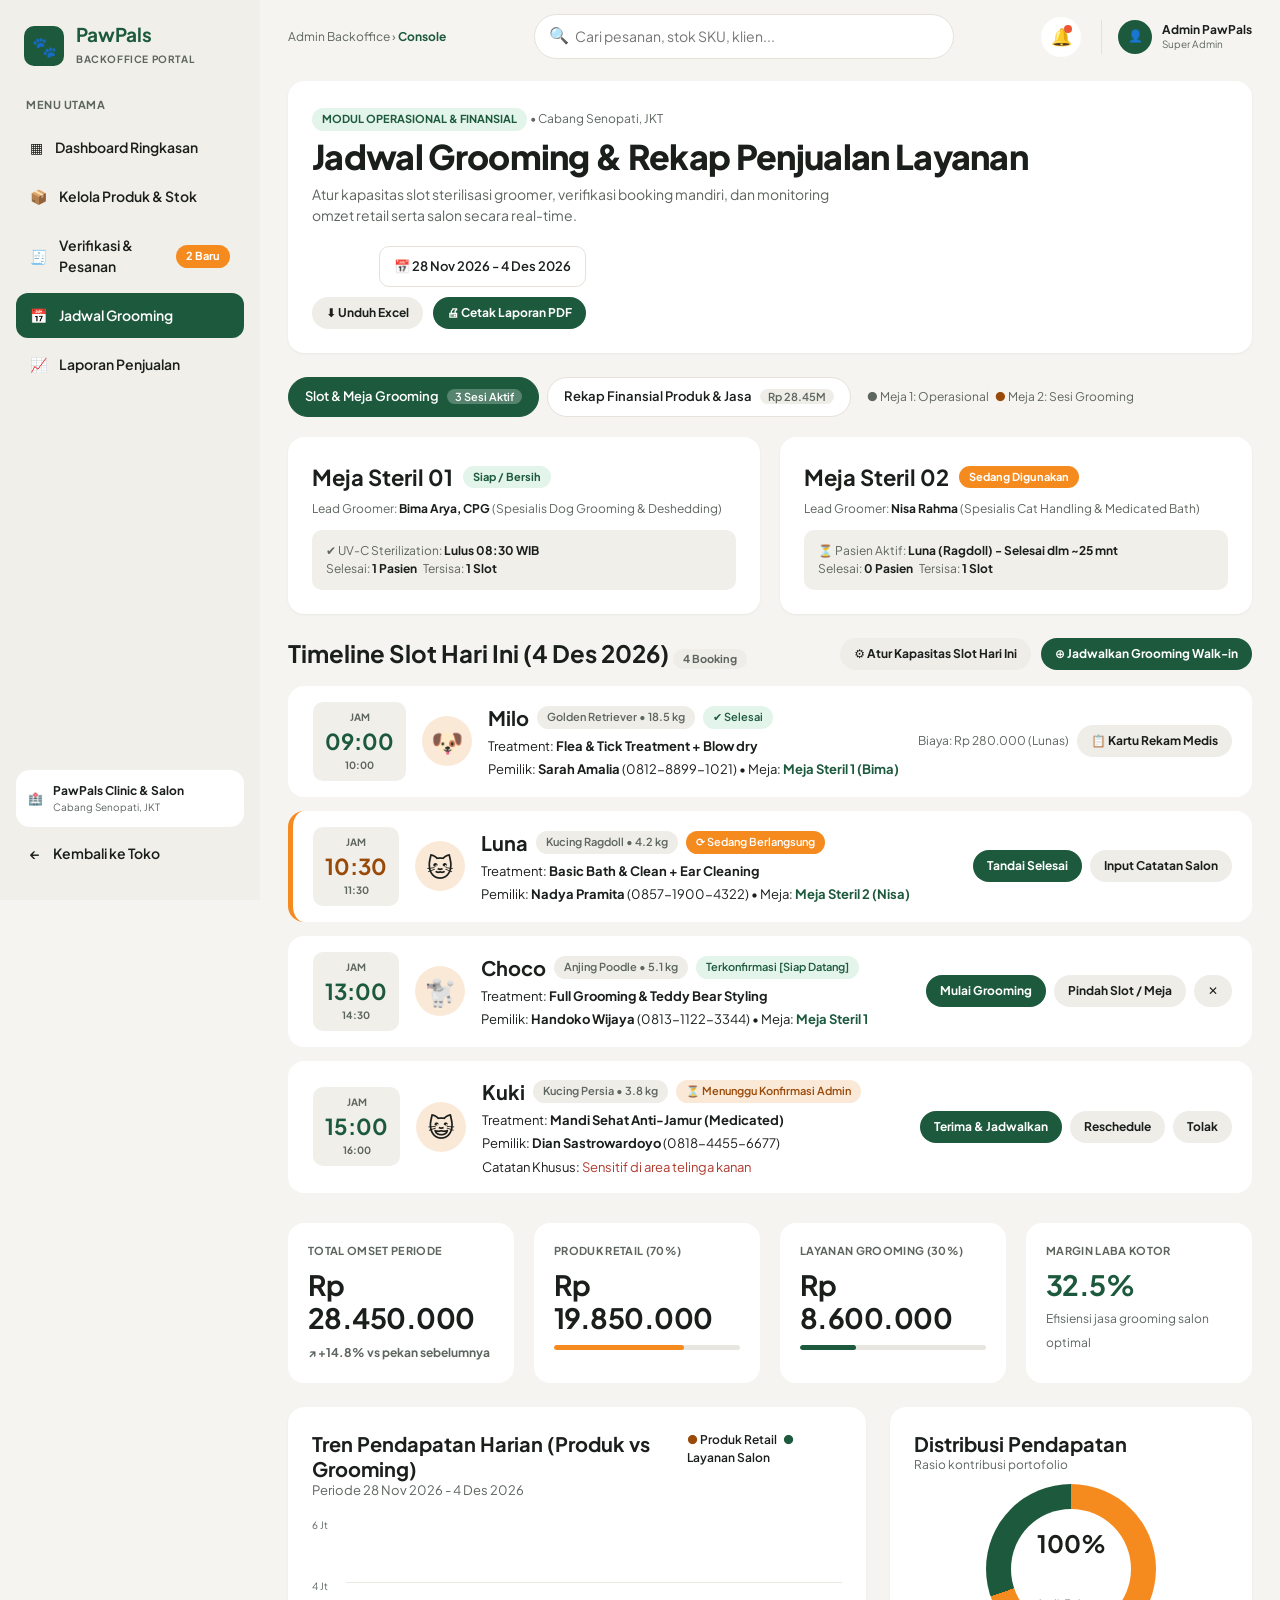
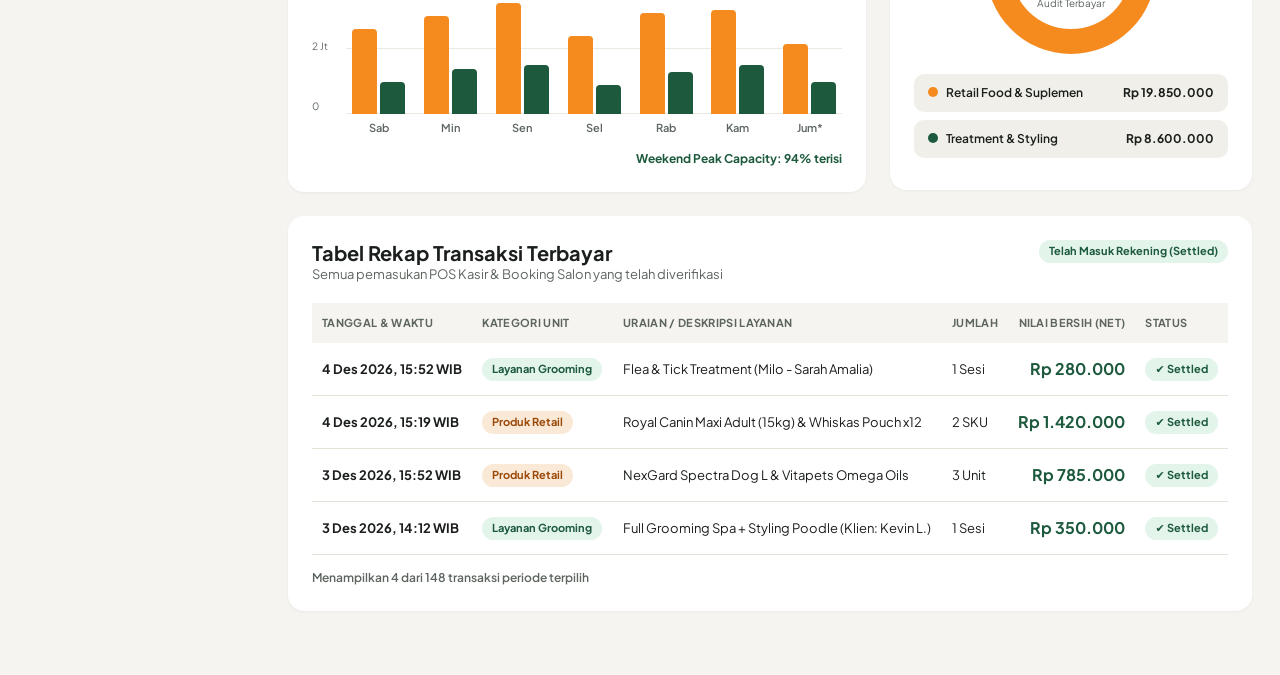
<file: admin-jadwal.html>
<!DOCTYPE html>
<html lang="id">
<head>
<meta charset="utf-8">
<meta name="viewport" content="width=device-width, initial-scale=1">
<title>Jadwal Grooming & Laporan – PawPals Admin</title>
<link href="https://fonts.googleapis.com/css2?family=Plus+Jakarta+Sans:wght@400;500;600;700;800&display=swap" rel="stylesheet">
<link rel="stylesheet" href="pp.css">
<style>
.mj{display:grid;grid-template-columns:1fr 1fr;gap:20px;margin-bottom:24px}.mj .card{margin:0}
.mj h3{font-size:22px;display:flex;gap:10px;align-items:center;flex-wrap:wrap}
.mj .in2{background:#f1efea;border-radius:10px;padding:12px 14px;font-size:12px;margin-top:12px;color:var(--mute)}.mj .in2 b{color:var(--ink)}
.th{display:flex;justify-content:space-between;align-items:center;gap:12px;flex-wrap:wrap;margin:8px 0 16px}
.tl{display:flex;align-items:center;gap:16px;background:#fff;border-radius:16px;padding:16px 20px;margin-bottom:14px;flex-wrap:wrap;border-left:5px solid transparent}
.tl.j{border-left-color:var(--or)}
.tm{text-align:center;background:#f1efea;border-radius:10px;padding:8px 12px;min-width:68px}.tm small{display:block;font-size:10px;font-weight:700;color:var(--mute)}.tm b{font-size:22px;color:var(--green)}.tl.j .tm b{color:var(--brown)}
.pe{width:50px;height:50px;border-radius:50%;background:var(--peach);display:grid;place-items:center;font-size:26px;flex:none}
.tx{flex:1;min-width:240px;font-size:13px}.tx h3{font-size:20px;display:flex;gap:8px;align-items:center;flex-wrap:wrap}.tx h3 .chip{font-weight:600}
.tx p{margin-top:4px}.tx b{font-weight:700}
.ta{display:flex;gap:8px;align-items:center;flex-wrap:wrap}
.cht{display:grid;grid-template-columns:1.6fr 1fr;gap:24px;align-items:start}
.bc{display:flex;gap:6px;height:220px;position:relative;padding-left:34px}
.yl{position:absolute;left:0;top:0;bottom:24px;display:flex;flex-direction:column;justify-content:space-between;font-size:10px;color:var(--mute)}
.gl{position:absolute;left:34px;right:0;top:0;bottom:24px;background:repeating-linear-gradient(transparent 0 calc(33.33% - 1px),#ece9e2 0 33.33%)}
.cl2{flex:1;display:flex;flex-direction:column;justify-content:end;align-items:center;position:relative;z-index:1}
.cb{display:flex;align-items:end;gap:3px;height:calc(100% - 24px);width:100%;justify-content:center}.cb i{display:block;width:38%;max-width:26px;border-radius:4px 4px 0 0;background:var(--or)}.cb i+i{background:var(--green)}
.cl2 span{height:24px;font-size:11px;color:var(--mute);padding-top:6px;font-weight:600}
.dn{width:170px;height:170px;border-radius:50%;margin:10px auto 20px;display:grid;place-items:center;background:conic-gradient(var(--or) 0 69.8%,var(--green) 0)}
.dn div{width:120px;height:120px;border-radius:50%;background:#fff;display:grid;place-items:center;text-align:center;line-height:1.2}.dn b{font-size:24px}.dn small{font-size:10px;color:var(--mute)}
.lr{display:flex;justify-content:space-between;background:#f1efea;border-radius:10px;padding:10px 14px;font-size:12px;font-weight:600;margin-bottom:8px}.lr i{display:inline-block;width:10px;height:10px;border-radius:50%;margin-right:8px}
.kpi strong{font-size:28px}
@media(max-width:1000px){.mj,.cht{grid-template-columns:1fr}}
</style>
</head>
<body data-shell="admin" data-nav="jadwal">
<div class="adm"><aside class="sb" id="sb"></aside><div class="am"><div id="tb"></div>
<main class="ac">
 <section class="card hero">
  <div><span class="chip gr">MODUL OPERASIONAL &amp; FINANSIAL</span> <span class="sm mu">• Cabang Senopati, JKT</span><h1>Jadwal Grooming &amp; Rekap Penjualan Layanan</h1><p class="mu" style="font-size:14px;max-width:560px">Atur kapasitas slot sterilisasi groomer, verifikasi booking mandiri, dan monitoring omzet retail serta salon secara real-time.</p></div>
  <div style="display:flex;flex-direction:column;gap:10px;align-items:flex-end" class="no-print"><span class="sel">📅 <span id="rng"></span></span><div style="display:flex;gap:10px"><button class="btn sm" id="xl">⬇ Unduh Excel</button><button class="btn sm gr" onclick="print()">🖨 Cetak Laporan PDF</button></div></div>
 </section>
 <div class="tabs no-print" style="margin-bottom:20px"><a class="tab on" href="#slot">Slot &amp; Meja Grooming <em id="tn"></em></a><a class="tab" href="#laporan">Rekap Finansial Produk &amp; Jasa <em>Rp 28.45M</em></a><span class="sm mu" style="align-self:center;margin-left:8px">● Meja 1: Operasional &nbsp; <span class="btx">●</span> Meja 2: Sesi Grooming</span></div>

 <div class="mj" id="slot"><div class="card"><h3>Meja Steril 01 <span class="chip gr">Siap / Bersih</span></h3><div class="sm mu" style="margin-top:6px">Lead Groomer: <b style="color:var(--ink)">Bima Arya, CPG</b> (Spesialis Dog Grooming &amp; Deshedding)</div><div class="in2">✔ UV-C Sterilization: <b class="gtx">Lulus 08:30 WIB</b><br>Selesai: <b id="m1s"></b> &nbsp; Tersisa: <b id="m1t"></b></div></div>
 <div class="card"><h3>Meja Steril 02 <span class="chip" id="m2c"></span></h3><div class="sm mu" style="margin-top:6px">Lead Groomer: <b style="color:var(--ink)">Nisa Rahma</b> (Spesialis Cat Handling &amp; Medicated Bath)</div><div class="in2" id="m2i"></div></div></div>

 <div class="th"><h2 style="font-size:24px">Timeline Slot Hari Ini (<span id="td"></span>) <span class="chip" id="bc"></span></h2><div class="no-print" style="display:flex;gap:10px"><button class="btn sm" id="kp">⚙ Atur Kapasitas Slot Hari Ini</button><button class="btn sm gr" id="wi">⊕ Jadwalkan Grooming Walk-in</button></div></div>
 <div id="tl"></div>

 <div id="laporan" style="scroll-margin-top:80px;margin-top:30px">
 <div class="kpis">
  <div class="kpi"><small>TOTAL OMSET PERIODE</small><strong>Rp 28.450.000</strong><span class="gtx" style="font-weight:700">↗ +14.8% vs pekan sebelumnya</span></div>
  <div class="kpi"><small>PRODUK RETAIL (70%)</small><strong>Rp 19.850.000</strong><div class="bar" style="margin-top:10px"><i class="o" style="width:70%"></i></div></div>
  <div class="kpi"><small>LAYANAN GROOMING (30%)</small><strong>Rp 8.600.000</strong><div class="bar" style="margin-top:10px"><i style="width:30%"></i></div></div>
  <div class="kpi"><small>MARGIN LABA KOTOR</small><strong class="gtx">32.5%</strong><span>Efisiensi jasa grooming salon optimal</span></div>
 </div>
 <div class="cht">
  <section class="card"><div class="ch"><div><h2>Tren Pendapatan Harian (Produk vs Grooming)</h2><p>Periode <span id="rng2"></span></p></div><div class="sm" style="font-weight:600"><span class="btx">●</span> Produk Retail &nbsp; <span class="gtx">●</span> Layanan Salon</div></div><div class="bc" id="bc2" role="img" aria-label="Grafik pendapatan harian"></div><div class="sm gtx" style="text-align:right;margin-top:12px;font-weight:700">Weekend Peak Capacity: 94% terisi</div></section>
  <section class="card"><h2>Distribusi Pendapatan</h2><p class="sm mu">Rasio kontribusi portofolio</p><div class="dn"><div><b>100%</b><small>Audit Terbayar</small></div></div><div class="lr"><span><i style="background:var(--or)"></i>Retail Food &amp; Suplemen</span><b>Rp 19.850.000</b></div><div class="lr"><span><i style="background:var(--green)"></i>Treatment &amp; Styling</span><b>Rp 8.600.000</b></div></section>
 </div>
 <section class="card"><div class="ch"><div><h2>Tabel Rekap Transaksi Terbayar</h2><p>Semua pemasukan POS Kasir &amp; Booking Salon yang telah diverifikasi</p></div><span class="chip gr">Telah Masuk Rekening (Settled)</span></div>
  <div class="tw"><table class="tbl"><thead><tr><th>TANGGAL &amp; WAKTU</th><th>KATEGORI UNIT</th><th>URAIAN / DESKRIPSI LAYANAN</th><th>JUMLAH</th><th style="text-align:right">NILAI BERSIH (NET)</th><th>STATUS</th></tr></thead><tbody id="tx"></tbody></table></div>
  <div class="sm mu" style="margin-top:14px;font-weight:600">Menampilkan 4 dari 148 transaksi periode terpilih</div></section>
 </div>
</main></div></div>
<dialog id="dlg"><div id="dbd"></div><button class="btn gr" style="margin-top:16px" onclick="this.closest('dialog').close()">Tutup</button></dialog>
<script src="pp.js"></script>
<script>
const now=Date.now(),D=864e5;
$("#td").textContent=fmtD(now);$("#rng").textContent=fmtD(now-6*D)+" - "+fmtD(now);$("#rng2").textContent=fmtD(now-6*D)+" - "+fmtD(now);
let B=[
{t:"09:00",e:"10:00",pet:"Milo",br:"Golden Retriever",kg:18.5,st:"selesai",tr:"Flea & Tick Treatment + Blow dry",ow:"Sarah Amalia",ph:"0812-8899-1021",mj:"Meja Steril 1 (Bima)",em:"🐶",fee:280000},
{t:"10:30",e:"11:30",pet:"Luna",br:"Kucing Ragdoll",kg:4.2,st:"jalan",tr:"Basic Bath & Clean + Ear Cleaning",ow:"Nadya Pramita",ph:"0857-1900-4322",mj:"Meja Steril 2 (Nisa)",em:"🐱"},
{t:"13:00",e:"14:30",pet:"Choco",br:"Anjing Poodle",kg:5.1,st:"konf",tr:"Full Grooming & Teddy Bear Styling",ow:"Handoko Wijaya",ph:"0813-1122-3344",mj:"Meja Steril 1",em:"🐩"},
{t:"15:00",e:"16:00",pet:"Kuki",br:"Kucing Persia",kg:3.8,st:"tunggu",tr:"Mandi Sehat Anti-Jamur (Medicated)",ow:"Dian Sastrowardoyo",ph:"0818-4455-6677",mj:"",em:"😺",note:"Sensitif di area telinga kanan"}];
const CH={selesai:["✔ Selesai","chip gr"],jalan:["⟳ Sedang Berlangsung","chip og"],konf:["Terkonfirmasi [Siap Datang]","chip gr"],tunggu:["⏳ Menunggu Konfirmasi Admin","chip or"]};
const hm=v=>/^([01]\d|2[0-3]):[0-5]\d$/.test(v);
const plus=(t,h)=>pad((+t.slice(0,2)+h)%24)+t.slice(2);
function render(){
 B.sort((a,b)=>a.t.localeCompare(b.t));
 $("#bc").textContent=B.length+" Booking";$("#tn").textContent=B.filter(x=>x.st!=="selesai").length+" Sesi Aktif";
 $("#tl").innerHTML=B.map((x,i)=>{
  const A={selesai:`<span class="sm mu" style="text-align:right">Biaya: ${rp(x.fee||0)} (Lunas)</span><button class="btn sm" data-a="med" data-i="${i}">📋 Kartu Rekam Medis</button>`,
  jalan:`<button class="btn sm gr" data-a="fin" data-i="${i}">Tandai Selesai</button><button class="btn sm" data-a="note" data-i="${i}">Input Catatan Salon</button>`,
  konf:`<button class="btn sm gr" data-a="go" data-i="${i}">Mulai Grooming</button><button class="btn sm" data-a="mv" data-i="${i}">Pindah Slot / Meja</button><button class="btn sm" data-a="x" data-i="${i}" aria-label="Batalkan">✕</button>`,
  tunggu:`<button class="btn sm gr" data-a="ok" data-i="${i}">Terima &amp; Jadwalkan</button><button class="btn sm" data-a="mv" data-i="${i}">Reschedule</button><button class="btn sm" data-a="x" data-i="${i}">Tolak</button>`}[x.st];
  return `<article class="tl ${x.st==="jalan"?"j":""}"><div class="tm"><small>JAM</small><b>${x.t}</b><small>${x.e}</small></div><span class="pe">${x.em}</span><div class="tx"><h3>${esc(x.pet)} <span class="chip">${esc(x.br)} • ${x.kg} kg</span> <span class="${CH[x.st][1]}">${CH[x.st][0]}</span></h3><p>Treatment: <b>${esc(x.tr)}</b></p><p>Pemilik: <b>${esc(x.ow)}</b> (${esc(x.ph)})${x.mj?" • Meja: <b class='gtx'>"+esc(x.mj)+"</b>":""}</p>${x.note?`<p>Catatan Khusus: <span class="rtx">${esc(x.note)}</span></p>`:""}</div><div class="ta no-print">${A}</div></article>`}).join("")||`<div class="card empty">Belum ada booking hari ini.</div>`;
 const m1=B.filter(x=>x.mj.includes("1")),m2=B.filter(x=>x.mj.includes("2")),act=m2.find(x=>x.st==="jalan");
 $("#m1s").textContent=m1.filter(x=>x.st==="selesai").length+" Pasien";$("#m1t").textContent=m1.filter(x=>x.st!=="selesai").length+" Slot";
 $("#m2c").textContent=act?"Sedang Digunakan":"Siap / Bersih";$("#m2c").className=act?"chip og":"chip gr";
 $("#m2i").innerHTML=(act?`⏳ Pasien Aktif: <b class="btx">${esc(act.pet)} (${esc(act.br.replace("Kucing ",""))}) - Selesai dlm ~25 mnt</b><br>`:`✔ Meja siap digunakan<br>`)+`Selesai: <b>${m2.filter(x=>x.st==="selesai").length} Pasien</b> &nbsp; Tersisa: <b>${m2.filter(x=>x.st!=="selesai").length} Slot</b>`;
}
$("#tl").onclick=e=>{const b=e.target.closest("[data-a]");if(!b)return;const x=B[+b.dataset.i],a=b.dataset.a;
 if(a==="fin"){x.st="selesai";x.fee=x.fee||150000;toast(x.pet+" selesai grooming")}
 else if(a==="go"){x.st="jalan";toast("Grooming "+x.pet+" dimulai")}
 else if(a==="ok"){x.st="konf";x.mj="Meja Steril 1";toast("Booking "+x.pet+" diterima & dijadwalkan")}
 else if(a==="x"){if(!confirm("Batalkan booking "+x.pet+"?"))return;B.splice(+b.dataset.i,1);toast("Booking dibatalkan")}
 else if(a==="mv"){const v=(prompt("Jam baru untuk "+x.pet+" (format HH:MM, mis. 16:30)",x.t)||"").trim();if(!v)return;if(!hm(v))return toast("Format jam harus HH:MM");x.t=v;x.e=plus(v,1);toast("Jadwal dipindah ke "+v)}
 else if(a==="note"){const v=prompt("Catatan salon untuk "+x.pet+":",x.note||"");if(v!==null){x.note=v.trim();toast("Catatan disimpan")}}
 else if(a==="med"){$("#dbd").innerHTML=`<h2>📋 Rekam Medis – ${esc(x.pet)}</h2><div class="row"><span>Ras</span><b>${esc(x.br)}</b></div><div class="row"><span>Berat</span><b>${x.kg} kg</b></div><div class="row"><span>Treatment</span><b>${esc(x.tr)}</b></div><div class="row"><span>Pemilik</span><b>${esc(x.ow)}</b></div><div class="row"><span>Catatan</span><b>${esc(x.note||"Sensitif telinga, pakai shampoo hipoalergenik")}</b></div>`;$("#dlg").showModal();return}
 render()};
$("#wi").onclick=()=>{const n=(prompt("Nama anabul (walk-in):")||"").trim();if(!n)return;const last=B.length?B[B.length-1].e:"16:00";B.push({t:last,e:plus(last,1),pet:n,br:"Walk-in",kg:"-",st:"konf",tr:"Basic Bath & Clean",ow:"Walk-in",ph:"-",mj:"Meja Steril 1",em:"🐾"});render();toast("Walk-in "+n+" dijadwalkan pukul "+last)};
$("#kp").onclick=()=>toast("Kapasitas saat ini: maks. 2 anabul per slot (2 meja steril)");
/* laporan */
const P=[2.6,3.0,3.4,2.4,3.1,3.2,2.15],L=[1.0,1.4,1.5,0.9,1.3,1.5,1.0];
$("#bc2").innerHTML=`<div class="yl"><span>6 Jt</span><span>4 Jt</span><span>2 Jt</span><span>0</span></div><div class="gl"></div>`+P.map((v,i)=>{const d=new Date(now-(6-i)*D);return `<div class="cl2"><div class="cb"><i style="height:${v/6*100}%" title="Produk ${v} Jt"></i><i style="height:${L[i]/6*100}%" title="Grooming ${L[i]} Jt"></i></div><span>${DN[d.getDay()]}${i===6?"*":""}</span></div>`}).join("");
const T=[[now-0*D,"Layanan Grooming","Flea & Tick Treatment (Milo - Sarah Amalia)","1 Sesi",280000],[now-0*D-33*6e4,"Produk Retail","Royal Canin Maxi Adult (15kg) & Whiskas Pouch x12","2 SKU",1420000],[now-D,"Produk Retail","NexGard Spectra Dog L & Vitapets Omega Oils","3 Unit",785000],[now-D-100*6e4,"Layanan Grooming","Full Grooming Spa + Styling Poodle (Klien: Kevin L.)","1 Sesi",350000]];
$("#tx").innerHTML=T.map(r=>`<tr><td><b>${fmtD(r[0],1)}</b></td><td><span class="chip ${r[1][0]==="L"?"gr":"or"}">${r[1]}</span></td><td>${esc(r[2])}</td><td>${r[3]}</td><td style="text-align:right"><b class="gtx" style="font-size:16px">${rp(r[4])}</b></td><td><span class="chip gr">✔ Settled</span></td></tr>`).join("");
$("#xl").onclick=()=>dl("rekap-transaksi.csv","\ufeffTanggal,Kategori,Uraian,Jumlah,Nilai Bersih,Status\n"+T.map(r=>[fmtD(r[0],1),r[1],'"'+r[2]+'"',r[3],r[4],"Settled"].join(",")).join("\n"),"text/csv");
render();
</script>
</body>
</html>
</file>
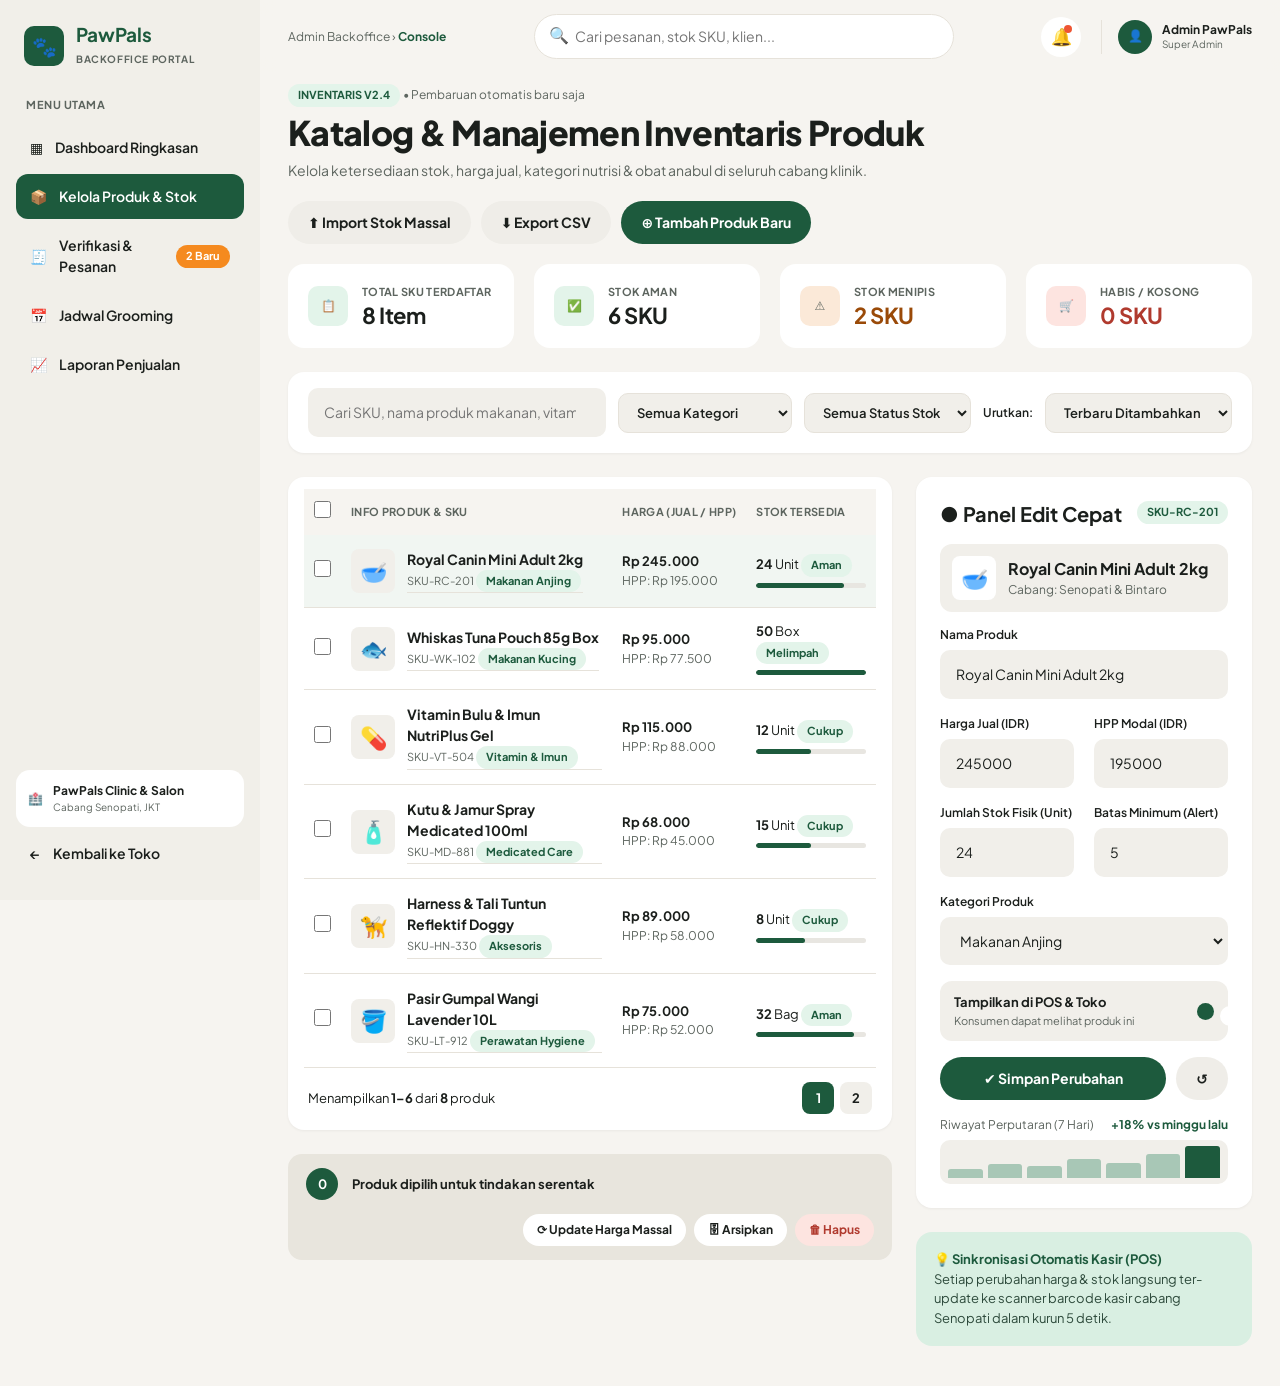
<file: admin-produk.html>
<!DOCTYPE html>
<html lang="id">
<head>
<meta charset="utf-8">
<meta name="viewport" content="width=device-width, initial-scale=1">
<title>Kelola Produk & Stok – PawPals Admin</title>
<link href="https://fonts.googleapis.com/css2?family=Plus+Jakarta+Sans:wght@400;500;600;700;800&display=swap" rel="stylesheet">
<link rel="stylesheet" href="pp.css">
<style>
.kpi{display:flex;gap:14px;align-items:center}.kpi strong{font-size:22px;margin:2px 0 0}
.fb{display:flex;gap:12px;flex-wrap:wrap;align-items:center;padding:16px 20px}.fb .in{background:#f1efea;width:auto}.fb .grow{flex:1;min-width:200px}
.tbl td.pi{display:flex;gap:12px;align-items:center;border-bottom:0}
.tbl tr.s{background:#f1f6f2}
.pt{width:44px;height:44px;border-radius:8px;background:#f1efea;display:grid;place-items:center;font-size:22px;flex:none}
.pi b{display:block;font-size:14px}.pi small{font-size:11px;color:var(--mute)}
.tbl td{border-bottom:1px solid var(--line)}
.tbl .pi{border-bottom:1px solid var(--line)}
input[type=checkbox]{width:17px;height:17px;accent-color:var(--green)}
.pg2{display:flex;justify-content:space-between;align-items:center;gap:10px;flex-wrap:wrap;padding:14px 4px 0;font-size:13px}
.pn2{display:flex;gap:6px}.pn2 button{min-width:32px;height:32px;border-radius:8px;background:#f1efea;font-weight:700;font-size:13px}.pn2 button.on{background:var(--green);color:#fff}
.bk{display:flex;align-items:center;gap:14px;flex-wrap:wrap;background:#e8e5dd;border-radius:14px;padding:14px 18px;font-size:13px;font-weight:700}
.bk .n{width:32px;height:32px;border-radius:50%;background:var(--green);color:#fff;display:grid;place-items:center}
.bk .btn{background:#fff}.bk .btn.rd{background:#fde4e0}
.ep{position:sticky;top:90px}
.ep .pv{display:flex;gap:12px;align-items:center;background:#f1efea;border-radius:12px;padding:12px;margin:14px 0}
.tg{display:flex;justify-content:space-between;align-items:center;gap:12px;background:#f1efea;border-radius:12px;padding:12px 14px;font-size:13px}
.tg small{display:block;color:var(--mute);font-size:11px}
.sw{appearance:none;width:46px;height:26px;border-radius:99px;background:#c9c5bb;position:relative;cursor:pointer;flex:none;transition:background .15s}
.sw:before{content:"";position:absolute;top:3px;left:3px;width:20px;height:20px;border-radius:50%;background:#fff;transition:transform .15s}
.sw:checked{background:var(--green)}.sw:checked:before{transform:translateX(20px)}
.mb{display:flex;align-items:end;gap:5px;height:44px;background:#f1efea;border-radius:10px;padding:6px 8px}.mb i{flex:1;background:#a8c7b6;border-radius:3px 3px 0 0}.mb i:last-child{background:var(--green)}
.sy{background:#d9efe2;border-radius:16px;padding:18px;font-size:13px;color:#2d4a3b}.sy b{display:block;color:var(--green)}
@media(max-width:1000px){.ep{position:static}}
</style>
</head>
<body data-shell="admin" data-nav="produk">
<div class="adm"><aside class="sb" id="sb"></aside><div class="am"><div id="tb"></div>
<main class="ac">
 <section class="hero" style="margin-bottom:20px">
  <div><span class="chip gr">INVENTARIS V2.4</span> <span class="sm mu">• Pembaruan otomatis baru saja</span><h1>Katalog &amp; Manajemen Inventaris Produk</h1><p class="mu" style="font-size:14px">Kelola ketersediaan stok, harga jual, kategori nutrisi &amp; obat anabul di seluruh cabang klinik.</p></div>
  <div style="display:flex;gap:10px;flex-wrap:wrap"><label class="btn" style="margin:0;cursor:pointer">⬆ Import Stok Massal<input type="file" id="imp" accept=".csv,text/csv" hidden></label><button class="btn" id="exp">⬇ Export CSV</button><button class="btn gr" id="add">⊕ Tambah Produk Baru</button></div>
 </section>
 <div class="kpis" id="kp"></div>
 <section class="card fb"><input class="in grow" id="q" type="search" placeholder="Cari SKU, nama produk makanan, vitamin" aria-label="Cari produk"><select class="in sel" id="fc" aria-label="Kategori"></select><select class="in sel" id="fs" aria-label="Status stok"><option value="">Semua Status Stok</option><option value="aman">Aman</option><option value="menipis">Menipis</option><option value="habis">Habis / Kosong</option></select><label style="margin:0" class="sm">Urutkan:</label><select class="in sel" id="so" aria-label="Urutkan"><option value="new">Terbaru Ditambahkan</option><option value="nama">Nama A–Z</option><option value="harga">Harga Tertinggi</option><option value="stok">Stok Terendah</option></select></section>
 <div class="g2">
  <div>
   <section class="card" style="padding:12px 16px 16px"><div class="tw"><table class="tbl"><thead><tr><th style="width:30px"><input type="checkbox" id="ca" aria-label="Pilih semua di halaman"></th><th>INFO PRODUK &amp; SKU</th><th>HARGA (JUAL / HPP)</th><th>STOK TERSEDIA</th></tr></thead><tbody id="tb2"></tbody></table></div>
    <div class="pg2"><span id="cn"></span><div class="pn2" id="pn2"></div></div></section>
   <div class="bk" id="bk" hidden><span class="n" id="bn"></span><span id="bt">Produk dipilih untuk tindakan serentak</span><span style="margin-left:auto;display:flex;gap:8px;flex-wrap:wrap"><button class="btn sm" id="bh">⟳ Update Harga Massal</button><button class="btn sm" id="ba">🗄 Arsipkan</button><button class="btn sm rd" id="bd">🗑 Hapus</button></span></div>
  </div>
  <aside class="ep"><section class="card" id="ep"></section><div class="sy"><b>💡 Sinkronisasi Otomatis Kasir (POS)</b>Setiap perubahan harga &amp; stok langsung ter-update ke scanner barcode kasir cabang Senopati dalam kurun 5 detik.</div></aside>
 </div>
</main></div></div>
<script src="pp.js"></script>
<script>
const CATS=["Makanan Anjing","Makanan Kucing","Vitamin & Imun","Medicated Care","Aksesoris","Perawatan Hygiene"],PS=6;
let prods=getProds(),sel=prods[0]?prods[0].id:null,chk=new Set(),pg=1;
const cl=s=>s==="Habis"?"rd":s==="Menipis"?"or":"gr";
$("#fc").innerHTML=`<option value="">Semua Kategori</option>`+CATS.map(c=>`<option>${esc(c)}</option>`).join("");
const save=()=>saveProds(prods);
function list(){
 const k=$("#q").value.trim().toLowerCase(),c=$("#fc").value,s=$("#fs").value,o=$("#so").value;
 let L=prods.filter(p=>(!k||(p.n+" "+p.id).toLowerCase().includes(k))&&(!c||p.cat===c)&&(!s||(s==="habis"?p.s<=0:s==="menipis"?p.s>0&&p.s<=p.m:p.s>p.m)));
 if(o==="nama")L.sort((a,b)=>a.n.localeCompare(b.n));if(o==="harga")L.sort((a,b)=>b.p-a.p);if(o==="stok")L.sort((a,b)=>a.s-b.s);
 return L;
}
function render(){
 const hb=prods.filter(p=>p.s<=0).length,mn=prods.filter(p=>p.s>0&&p.s<=p.m).length;
 $("#kp").innerHTML=[["📋","TOTAL SKU TERDAFTAR",prods.length+" Item",""],["✅","STOK AMAN",(prods.length-hb-mn)+" SKU",""],["⚠️","STOK MENIPIS",mn+" SKU","btx"],["🛒","HABIS / KOSONG",hb+" SKU","rtx"]].map(x=>`<div class="kpi"><span class="ic ${x[3]==="rtx"?"r":x[3]?"":"g"}">${x[0]}</span><div><small>${x[1]}</small><strong class="${x[3]}">${x[2]}</strong></div></div>`).join("");
 const L=list(),pages=Math.max(1,Math.ceil(L.length/PS));if(pg>pages)pg=pages;
 const V=L.slice((pg-1)*PS,pg*PS);
 $("#tb2").innerHTML=V.length?V.map(p=>{const[t,c]=stockInfo(p);return `<tr class="cl ${p.id===sel?"s":""}" data-id="${p.id}"><td><input type="checkbox" data-c="${p.id}" ${chk.has(p.id)?"checked":""} aria-label="Pilih ${esc(p.n)}"></td><td><div style="display:flex;gap:12px;align-items:center"><span class="pt">${p.e}</span><div class="pi"><b>${esc(p.n)}</b><small>${esc(p.id)}</small> <span class="chip ${p.on?"gr":""}">${p.on?esc(p.cat):"Disembunyikan"}</span></div></div></td><td><b>${rp(p.p)}</b><div class="sm mu">HPP: ${rp(p.h)}</div></td><td style="min-width:120px"><b>${p.s}</b> ${esc(p.u)} <span class="chip ${c}">${t}</span><div class="bar" style="margin-top:6px"><i class="${c==="gr"?"":"o"}" style="width:${Math.min(100,p.s/(p.m*6)*100)}%"></i></div></td></tr>`}).join(""):`<tr><td colspan="4" class="empty">Tidak ada produk yang cocok.</td></tr>`;
 $("#cn").innerHTML=L.length?`Menampilkan <b>${(pg-1)*PS+1}–${(pg-1)*PS+V.length}</b> dari <b>${L.length}</b> produk`+(chk.size?` | ${chk.size} produk terpilih`:""):"0 produk";
 $("#pn2").innerHTML=Array.from({length:pages},(_,i)=>`<button class="${i+1===pg?"on":""}" data-p="${i+1}" aria-label="Halaman ${i+1}">${i+1}</button>`).join("");
 $("#bk").hidden=!chk.size;$("#bn").textContent=chk.size;
 $("#ca").checked=V.length>0&&V.every(p=>chk.has(p.id));
 panel();
}
function panel(){
 const p=prods.find(x=>x.id===sel),el=$("#ep");
 if(!p){el.innerHTML=`<div class="empty">Pilih produk untuk mengedit.</div>`;return}
 el.innerHTML=`<div class="ch"><h2>● Panel Edit Cepat</h2><span class="chip gr">${esc(p.id)}</span></div>
 <div class="pv"><span class="pt" style="background:#fff">${p.e}</span><div><b>${esc(p.n)}</b><div class="sm mu">Cabang: Senopati &amp; Bintaro</div></div></div>
 <div class="f2"><div class="full"><label for="en">Nama Produk</label><input class="in" id="en" value="${esc(p.n)}"></div>
 <div><label for="ep1">Harga Jual (IDR)</label><input class="in" id="ep1" type="number" min="0" value="${p.p}"></div><div><label for="eh">HPP Modal (IDR)</label><input class="in" id="eh" type="number" min="0" value="${p.h}"></div>
 <div><label for="es">Jumlah Stok Fisik (${esc(p.u)})</label><input class="in" id="es" type="number" min="0" value="${p.s}"></div><div><label for="em">Batas Minimum (Alert)</label><input class="in" id="em" type="number" min="0" value="${p.m}"></div>
 <div class="full"><label for="ec">Kategori Produk</label><select class="in" id="ec">${CATS.map(c=>`<option ${c===p.cat?"selected":""}>${esc(c)}</option>`).join("")}</select></div></div>
 <div class="tg" style="margin:16px 0"><div><b>Tampilkan di POS &amp; Toko</b><small>Konsumen dapat melihat produk ini</small></div><input type="checkbox" class="sw" id="eo" ${p.on?"checked":""} aria-label="Tampilkan di toko"></div>
 <div style="display:flex;gap:10px"><button class="btn gr" id="sv" style="flex:1">✔ Simpan Perubahan</button><button class="btn" id="rs" aria-label="Kembalikan">↺</button></div>
 <div class="sm mu" style="margin:16px 0 6px;display:flex;justify-content:space-between"><span>Riwayat Perputaran (7 Hari)</span><b class="gtx">+18% vs minggu lalu</b></div><div class="mb"><i style="height:30%"></i><i style="height:45%"></i><i style="height:38%"></i><i style="height:60%"></i><i style="height:48%"></i><i style="height:75%"></i><i style="height:100%"></i></div>`;
 $("#sv").onclick=()=>{const n=$("#en").value.trim();if(!n){$("#en").classList.add("bad");return toast("Nama produk wajib diisi")}
  Object.assign(p,{n,p:+$("#ep1").value||0,h:+$("#eh").value||0,s:+$("#es").value||0,m:+$("#em").value||0,cat:$("#ec").value,on:$("#eo").checked?1:0});save();render();toast("Perubahan tersimpan & tersinkron ke kasir")};
 $("#rs").onclick=()=>{panel();toast("Form dikembalikan")};
}
$("#tb2").onclick=e=>{const c=e.target.closest("[data-c]"),r=e.target.closest("[data-id]");
 if(c){c.checked?chk.add(c.dataset.c):chk.delete(c.dataset.c);render();return}
 if(r){sel=r.dataset.id;render()}};
$("#ca").onchange=e=>{const k=$("#q").value;list().slice((pg-1)*PS,pg*PS).forEach(p=>e.target.checked?chk.add(p.id):chk.delete(p.id));render()};
$("#pn2").onclick=e=>{const b=e.target.closest("[data-p]");if(b){pg=+b.dataset.p;render()}};
["q","fc","fs","so"].forEach(i=>$("#"+i).addEventListener("input",()=>{pg=1;render()}));
$("#bh").onclick=()=>{const v=parseFloat((prompt("Ubah harga jual sebesar berapa persen? (contoh: 5 untuk naik 5%, -10 untuk turun 10%)")||"").replace(",","."));if(isNaN(v))return;prods.filter(p=>chk.has(p.id)).forEach(p=>p.p=Math.max(0,Math.round(p.p*(1+v/100)/500)*500));save();render();toast("Harga "+chk.size+" produk diperbarui "+(v>0?"+":"")+v+"%")};
$("#ba").onclick=()=>{prods.filter(p=>chk.has(p.id)).forEach(p=>p.on=0);const n=chk.size;chk.clear();save();render();toast(n+" produk diarsipkan (disembunyikan dari toko)")};
$("#bd").onclick=()=>{if(!confirm("Hapus "+chk.size+" produk terpilih secara permanen?"))return;prods=prods.filter(p=>!chk.has(p.id));chk.clear();if(!prods.some(p=>p.id===sel))sel=prods[0]?prods[0].id:null;save();render();toast("Produk dihapus")};
function add(){const p={id:"SKU-NEW-"+(100+Math.floor(Math.random()*900)),n:"Produk Baru",cat:CATS[0],p:0,h:0,s:0,m:5,u:"Unit",e:"📦",on:1};prods.unshift(p);sel=p.id;$("#so").value="new";pg=1;save();render();$("#en").focus();$("#en").select();toast("Isi detail produk lalu simpan")}
$("#add").onclick=add;
$("#exp").onclick=()=>dl("produk-stok.csv","SKU,Nama,Kategori,Harga,HPP,Stok,Min\n"+prods.map(p=>[p.id,'"'+p.n+'"','"'+p.cat+'"',p.p,p.h,p.s,p.m].join(",")).join("\n"),"text/csv");
$("#imp").onchange=e=>{const f=e.target.files[0];if(!f)return;const r=new FileReader();r.onload=()=>{let n=0;r.result.split(/\r?\n/).forEach(l=>{const[a,b]=l.split(/[,;]/).map(x=>x.trim());const p=prods.find(x=>x.id===a);if(p&&b!==""&&!isNaN(+b)){p.s=+b;n++}});save();render();toast(n?n+" stok diperbarui dari CSV":"Tidak ada SKU yang cocok (format: SKU,stok)");e.target.value=""};r.readAsText(f)};
render();
if(new URLSearchParams(location.search).get("new"))add();
</script>
</body>
</html>
</file>
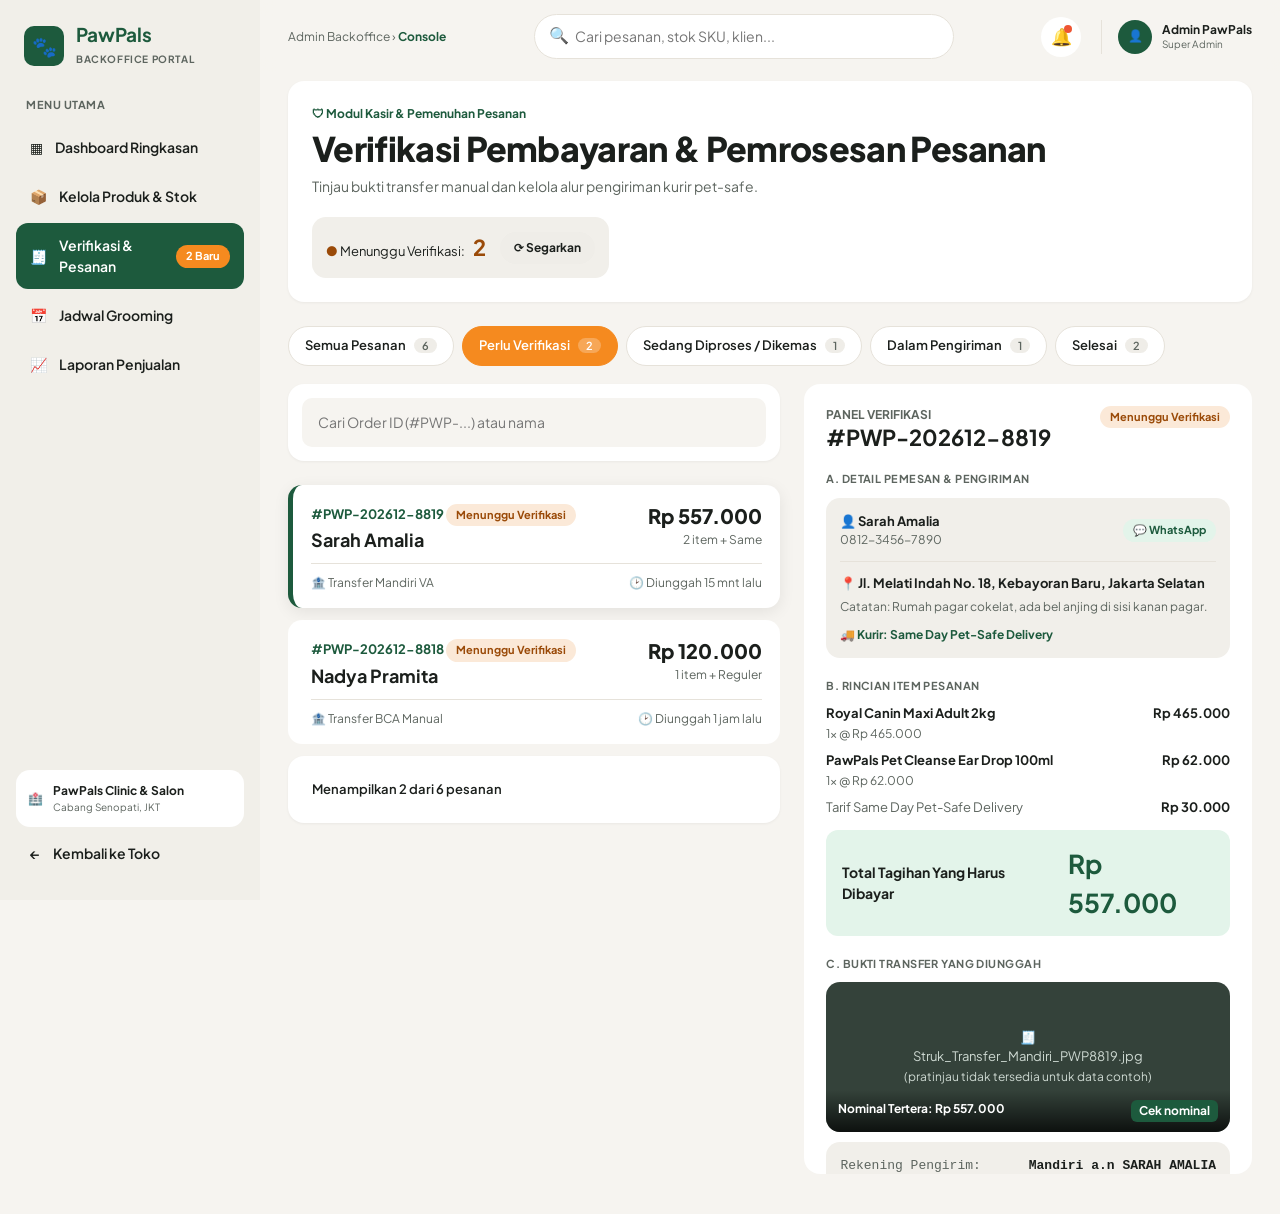
<file: admin-verifikasi.html>
<!DOCTYPE html>
<html lang="id">
<head>
<meta charset="utf-8">
<meta name="viewport" content="width=device-width, initial-scale=1">
<title>Verifikasi Pembayaran & Pesanan – PawPals Admin</title>
<link href="https://fonts.googleapis.com/css2?family=Plus+Jakarta+Sans:wght@400;500;600;700;800&display=swap" rel="stylesheet">
<link rel="stylesheet" href="pp.css">
<style>
.lay{display:grid;grid-template-columns:1.1fr 1fr;gap:24px;align-items:start}
.oi{background:#fff;border-radius:14px;padding:16px 18px;margin-bottom:12px;cursor:pointer;border-left:5px solid transparent;width:100%;text-align:left;display:block}
.oi.on{border-left-color:var(--green);box-shadow:0 4px 16px rgba(0,0,0,.08)}
.oi .a{display:flex;justify-content:space-between;gap:12px;align-items:start}
.oi .a b.n{font-size:18px;display:block}.oi .a .p{font-size:20px;font-weight:800;text-align:right}
.oi .z{display:flex;justify-content:space-between;gap:8px;font-size:12px;color:var(--mute);margin-top:10px;padding-top:10px;border-top:1px solid var(--line);flex-wrap:wrap}
.pn{background:#fff;border-radius:16px;padding:22px;position:sticky;top:90px;max-height:calc(100vh - 110px);overflow:auto}
.sec{font-size:11px;font-weight:700;letter-spacing:.04em;color:var(--mute);margin:20px 0 10px}
.bx{background:#f1efea;border-radius:14px;padding:14px;font-size:13px}
.pf{position:relative;border-radius:14px;overflow:hidden;background:#34423a;min-height:150px;display:grid;place-items:center}
.pf img{width:100%;max-height:300px;object-fit:contain;display:block;background:#1d2a23}
.pf .ph{color:#cdd8d1;text-align:center;padding:30px;font-size:13px}
.pf .cap{position:absolute;left:0;right:0;bottom:0;padding:10px 12px;background:linear-gradient(transparent,rgba(0,0,0,.75));color:#fff;font-size:12px;font-weight:700;display:flex;justify-content:space-between;gap:8px}
.mono{font-family:ui-monospace,Consolas,monospace;font-size:12px}
.tt{display:flex;justify-content:space-between;align-items:center;gap:12px;background:var(--mint);border-radius:12px;padding:14px 16px;margin-top:12px;font-weight:700;font-size:14px}.tt strong{font-size:26px;color:var(--green)}
.ac2{display:grid;grid-template-columns:1fr 1fr;gap:12px}
.rs{display:flex;gap:8px;margin-top:10px}.rs .in{font-family:ui-monospace,Consolas,monospace;font-size:13px}
@media(max-width:1000px){.lay{grid-template-columns:1fr}.pn{position:static;max-height:none}}
</style>
</head>
<body data-shell="admin" data-nav="verif">
<div class="adm"><aside class="sb" id="sb"></aside><div class="am"><div id="tb"></div>
<main class="ac">
 <section class="card hero">
  <div><div class="sm gtx" style="font-weight:700">🛡 Modul Kasir &amp; Pemenuhan Pesanan</div><h1>Verifikasi Pembayaran &amp; Pemrosesan Pesanan</h1><p class="mu" style="font-size:14px">Tinjau bukti transfer manual dan kelola alur pengiriman kurir pet-safe.</p></div>
  <div class="bx" style="display:flex;gap:14px;align-items:center"><span><span class="btx">●</span> Menunggu Verifikasi: <b style="font-size:22px;color:var(--brown);margin-left:6px" id="wn"></b></span><button class="btn sm" id="rf">⟳ Segarkan</button></div>
 </section>
 <div class="tabs" id="tabs" style="margin-bottom:18px"></div>
 <div class="lay">
  <div><div class="card" style="padding:14px"><input class="in" id="fq" type="search" placeholder="Cari Order ID (#PWP-...) atau nama" aria-label="Cari pesanan" style="background:#f6f4f0"></div><div id="list"></div><div class="card" style="font-size:13px;font-weight:600" id="info"></div></div>
  <aside class="pn" id="pn"></aside>
 </div>
</main></div></div>
<script src="pp.js"></script>
<script>
let orders=getOrders(),flt="verif",sel=null,q=new URLSearchParams(location.search);
const TABS=[["all","Semua Pesanan",o=>1],["verif","Perlu Verifikasi",o=>o.status==="verif"],["dikemas","Sedang Diproses / Dikemas",o=>o.status==="dikemas"],["kirim","Dalam Pengiriman",o=>o.status==="kirim"],["selesai","Selesai",o=>o.status==="selesai"]];
$("#fq").value=q.get("q")||"";
if(q.get("id")){sel=q.get("id");const o=orders.find(x=>x.id===sel);if(o)flt=o.status==="unpaid"||o.status==="ditolak"?"all":o.status}
const vis=()=>{const t=TABS.find(x=>x[0]===flt)[2],k=$("#fq").value.trim().toLowerCase();return orders.filter(o=>t(o)&&(!k||(o.id+" "+o.name).toLowerCase().includes(k))).sort((a,b)=>b.ts-a.ts)};
function save(){saveOrders(orders);render()}
function render(){
 const pend=orders.filter(o=>o.status==="verif").length;$("#wn").textContent=pend;
 const pn=$("#pendN");if(pn){pn.textContent=pend+" Baru";pn.hidden=!pend}
 $("#tabs").innerHTML=TABS.map(t=>`<button class="tab ${t[0]===flt?"on":""} ${t[0]==="verif"?"or":""}" data-f="${t[0]}">${t[1]} <em>${orders.filter(t[2]).length}</em></button>`).join("");
 const L=vis();if(!L.some(o=>o.id===sel))sel=L[0]?L[0].id:null;
 $("#list").innerHTML=L.length?L.map(o=>`<button class="oi ${o.id===sel?"on":""}" data-id="${o.id}"><div class="a"><div><b class="gtx" style="font-size:13px">#${o.id} ${stChip(o.status)}</b><b class="n">${esc(o.name)}</b></div><div><div class="p">${rp(o.total)}</div><div class="sm mu" style="text-align:right">${o.items.length} item${o.ship?" + "+esc(o.ship.k.split(" ")[0]):""}</div></div></div><div class="z"><span>🏦 ${esc(o.method)}</span><span>${o.status==="verif"?"🕑 Diunggah "+ago(o.proof?o.proof.ts:o.ts):o.status==="kirim"?"🚚 Resi: "+esc(o.resi):ST[o.status][0]}</span></div></button>`).join(""):`<div class="card empty">Tidak ada pesanan pada tab ini.</div>`;
 $("#info").textContent=`Menampilkan ${L.length} dari ${orders.length} pesanan`;
 detail(orders.find(o=>o.id===sel));
}
function detail(o){
 const el=$("#pn");if(!o){el.innerHTML=`<div class="empty">Pilih pesanan untuk meninjau detailnya.</div>`;return}
 const p=o.proof,ph=(o.phone||"").trim();
 el.innerHTML=`<div style="display:flex;justify-content:space-between;gap:10px;align-items:start"><div><div class="sm mu" style="font-weight:700">PANEL VERIFIKASI</div><h2 style="font-size:22px">#${o.id}</h2></div>${stChip(o.status)}</div>
 <div class="sec">A. DETAIL PEMESAN &amp; PENGIRIMAN</div>
 <div class="bx"><div style="display:flex;justify-content:space-between;align-items:center;gap:8px"><div><b>👤 ${esc(o.name)}</b><div class="sm mu">${esc(ph)}</div></div><a class="chip gr" target="_blank" rel="noopener" href="${waLink(ph,"Halo "+o.name+", ini admin PawPals terkait pesanan #"+o.id)}">💬 WhatsApp</a></div><hr style="border:0;border-top:1px solid var(--line);margin:12px 0"><b>📍 ${esc(o.addr)}</b>${o.note?`<div class="sm mu" style="margin-top:4px">Catatan: ${esc(o.note)}</div>`:""}${o.ship?`<div class="gtx sm" style="font-weight:700;margin-top:10px">🚚 Kurir: ${esc(o.ship.k)}</div>`:""}</div>
 <div class="sec">B. RINCIAN ITEM PESANAN</div>
 ${o.items.map(i=>`<div class="row"><span style="color:var(--ink)"><b>${esc(i.n)}</b><br><span class="sm mu">${i.q}x @ ${rp(i.p)}</span></span><b>${rp(i.p*i.q)}</b></div>`).join("")}
 ${o.ship?`<div class="row"><span>Tarif ${esc(o.ship.k)}</span><b>${rp(o.ship.p)}</b></div>`:""}${o.fee?`<div class="row"><span>Biaya layanan &amp; asuransi</span><b>${rp(o.fee)}</b></div>`:""}${o.disc?`<div class="row"><span>Diskon kupon</span><b>-${rp(o.disc)}</b></div>`:""}
 <div class="tt"><span>Total Tagihan Yang Harus Dibayar</span><strong>${rp(o.total)}</strong></div>
 <div class="sec">C. BUKTI TRANSFER YANG DIUNGGAH</div>
 ${p?`<div class="pf">${p.thumb?`<img src="${p.thumb}" alt="Bukti transfer ${esc(o.name)}">`:`<div class="ph">🧾<br>${esc(p.name)}<br><span class="sm">(pratinjau tidak tersedia untuk data contoh)</span></div>`}<div class="cap"><span>Nominal Tertera: ${rp(o.total)}</span><span style="background:var(--green);padding:2px 8px;border-radius:6px">Cek nominal</span></div></div>
 <div class="bx mono" style="margin-top:10px"><div class="row" style="margin:0"><span>Rekening Pengirim:</span><b>${esc(o.bank)} a.n ${esc(o.name.toUpperCase())}</b></div><div class="row"><span>Rekening Tujuan:</span><b>Mandiri PawPals Utama (137-00-19283-9)</b></div><div class="row"><span>Waktu Unggah:</span><b>${fmtD(p.ts,1)}</b></div></div>`:`<div class="bx empty" style="padding:24px">${o.status==="unpaid"?"Pelanggan belum mengunggah bukti transfer.":"Tidak ada bukti transfer terlampir (pembayaran sudah diproses)."}</div>`}
 <div class="sec">D. TINDAKAN ADMIN &amp; KEPUTUSAN</div>
 <div class="ac2"><button class="btn gr" id="ok" ${o.status==="verif"?"":"disabled"}>✔ Terima &amp; Verifikasi</button><button class="btn rd" id="no" ${o.status==="verif"?"":"disabled"}>✖ Tolak Bukti Transfer</button></div>
 <div class="bx" style="margin-top:14px"><div style="display:flex;justify-content:space-between;align-items:center"><b>🚚 Perbarui No. Resi &amp; Alur Pengiriman</b><span class="chip">${o.status==="kirim"?"Dalam Kirim":"Siap Kirim"}</span></div>
 <div class="rs"><input class="in" id="rs" value="${esc(o.resi)}" placeholder="PWS-EXP-0000" aria-label="Nomor resi" ${["dikemas","kirim"].includes(o.status)?"":"disabled"}><button class="btn gr sm" id="ur" ${["dikemas","kirim"].includes(o.status)?"":"disabled"}>Update Resi</button></div>
 <a class="btn blk sm" style="margin-top:10px;background:#fff;color:var(--green)" target="_blank" rel="noopener" href="${waLink(ph,"Halo "+o.name+", pesanan #"+o.id+" sudah dikirim. No. resi: "+(o.resi||"-")+". Terima kasih telah berbelanja di PawPals 🐾")}">💬 Kirim Notifikasi Resi WhatsApp ke Customer</a></div>
 ${o.status==="kirim"?`<button class="btn blk" id="fin" style="margin-top:12px">📦 Tandai Pesanan Selesai</button>`:""}`;
 const set=(s,m)=>{o.status=s;saveOrders(orders);toast(m);render()};
 if($("#ok"))$("#ok").onclick=()=>set("dikemas","Pembayaran diverifikasi. Pesanan masuk antrean dikemas");
 if($("#no"))$("#no").onclick=()=>{if(confirm("Tolak bukti transfer #"+o.id+"? Pelanggan diminta mengunggah ulang."))set("ditolak","Bukti ditolak. Pelanggan diminta unggah ulang")};
 if($("#ur"))$("#ur").onclick=()=>{const r=$("#rs").value.trim();if(!r)return toast("Isi nomor resi lebih dulu");o.resi=r;o.status="kirim";set("kirim","Resi diperbarui. Pesanan dalam pengiriman")};
 if($("#fin"))$("#fin").onclick=()=>set("selesai","Pesanan ditandai selesai");
}
$("#tabs").onclick=e=>{const b=e.target.closest("[data-f]");if(b){flt=b.dataset.f;render()}};
$("#list").onclick=e=>{const b=e.target.closest("[data-id]");if(b){sel=b.dataset.id;render()}};
$("#fq").oninput=render;
$("#rf").onclick=()=>{orders=getOrders();render();toast("Data diperbarui")};
render();
</script>
</body>
</html>
</file>
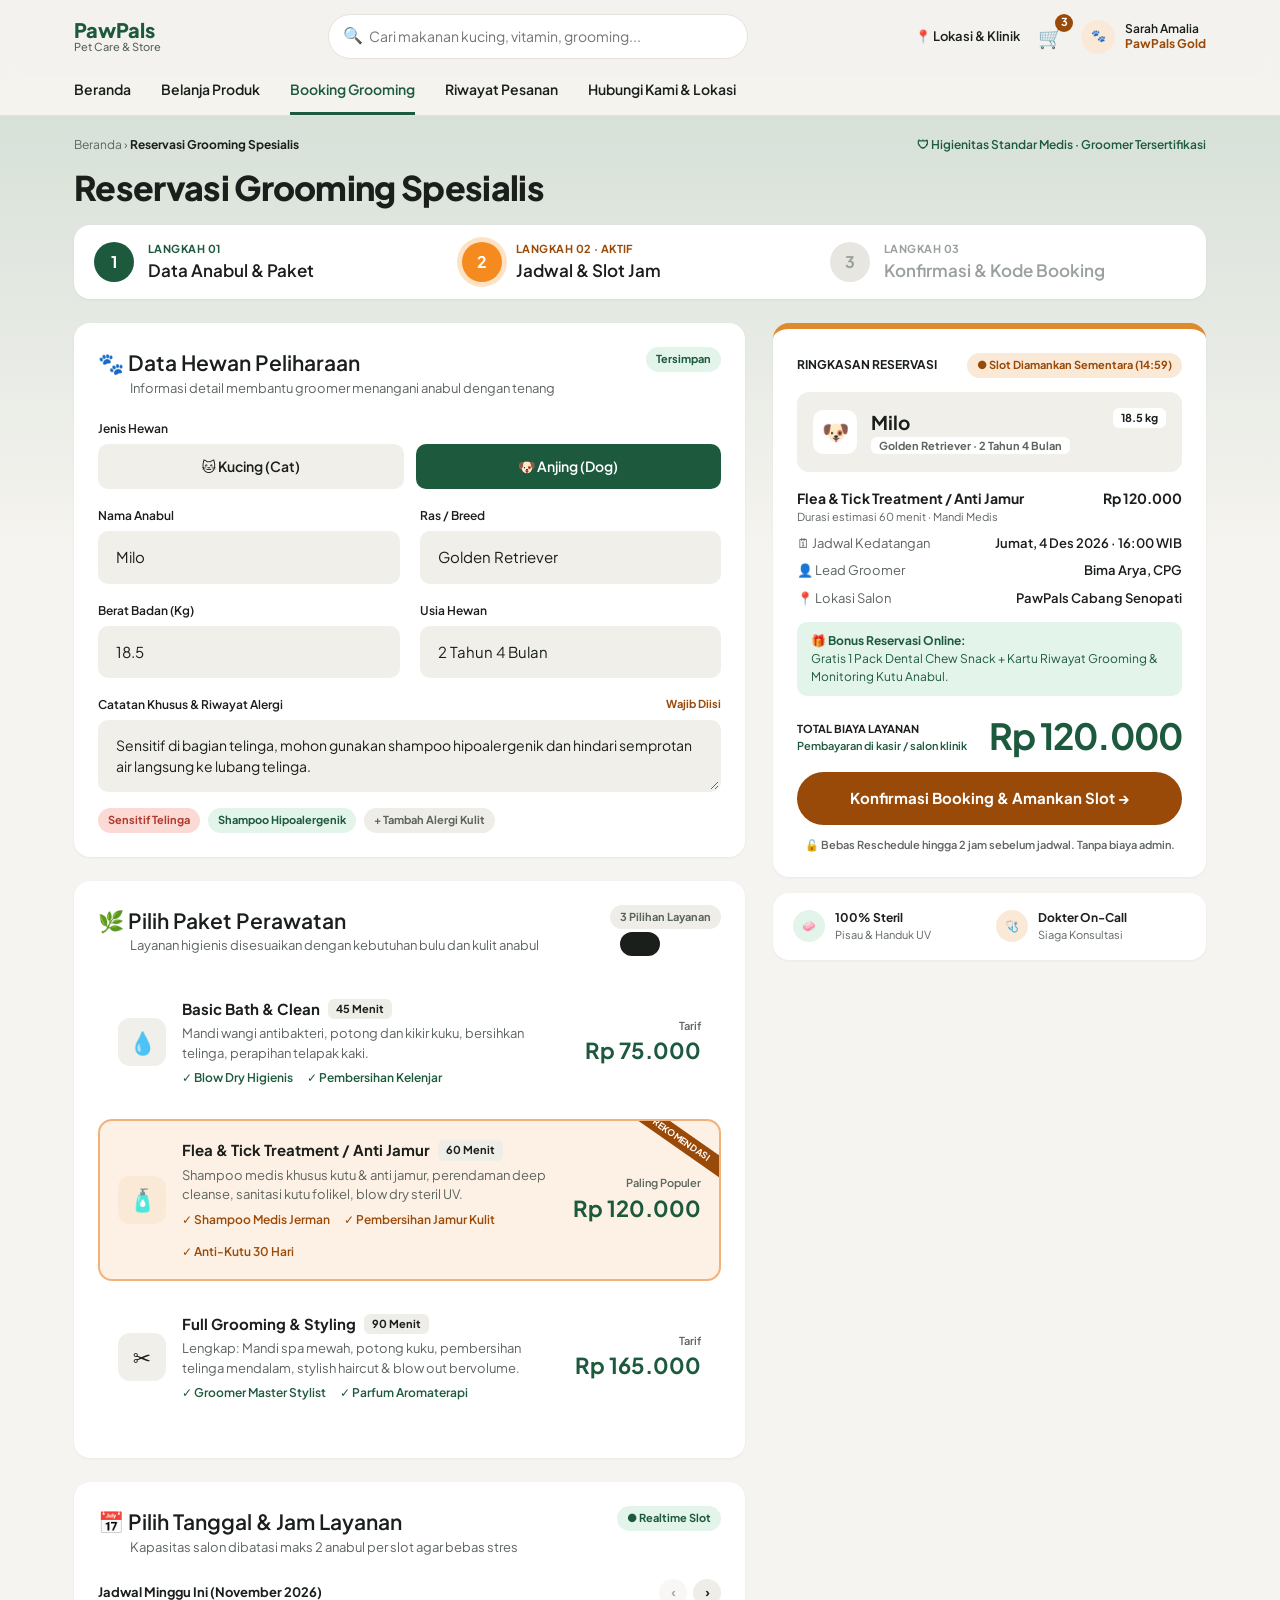
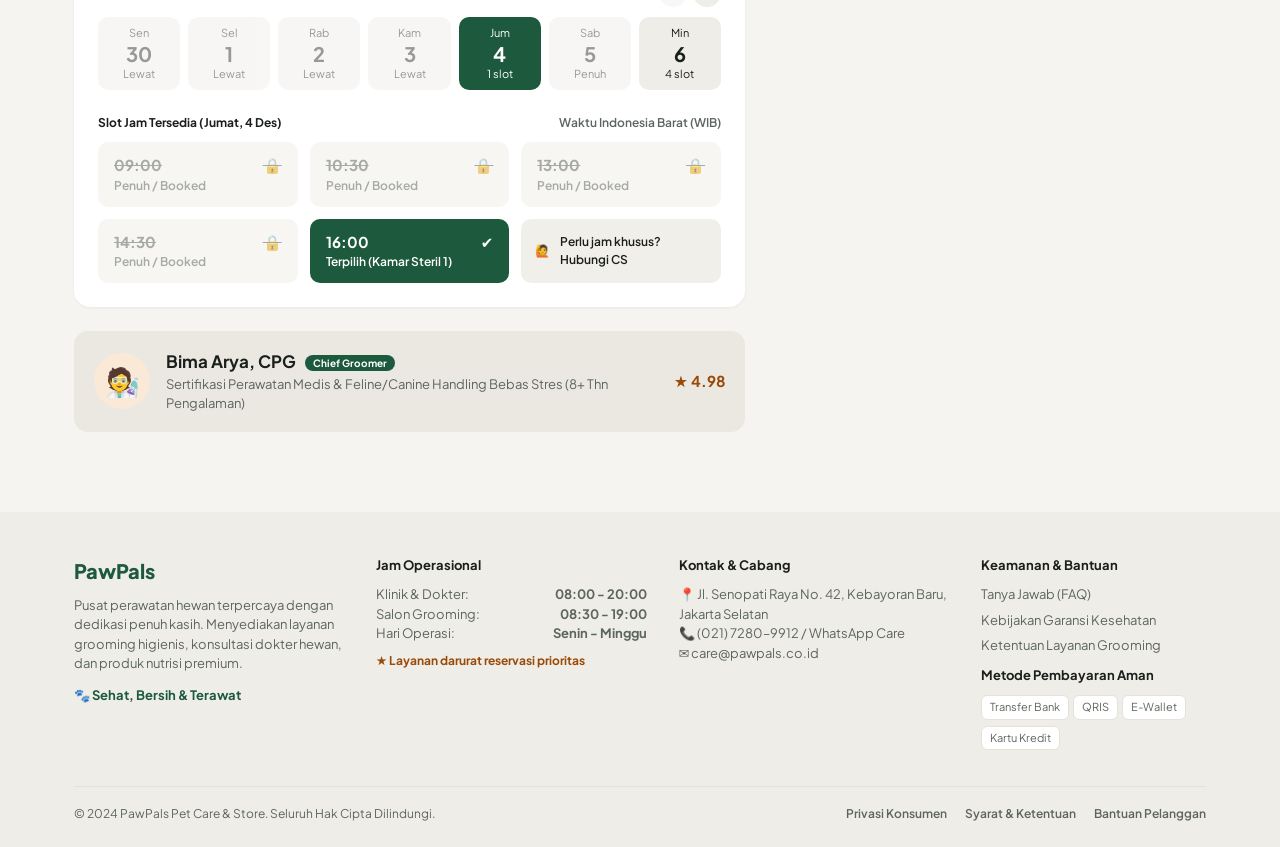
<file: booking.html>
<!DOCTYPE html>
<html lang="id">
<head>
<meta charset="utf-8">
<meta name="viewport" content="width=device-width, initial-scale=1">
<title>Booking Grooming – PawPals</title>
<link rel="preconnect" href="https://fonts.googleapis.com">
<link rel="preconnect" href="https://fonts.gstatic.com" crossorigin>
<link href="https://fonts.googleapis.com/css2?family=Plus+Jakarta+Sans:wght@400;500;600;700;800&display=swap" rel="stylesheet">
<style>
:root{--green:#1d5a3d;--mint:#e3f4ea;--brown:#9a4a08;--sand:#f6f4f0;--ink:#1b1f1c;--mute:#5d655f;--line:#e6e2da;--peach:#fbe9d8}
*{box-sizing:border-box;margin:0;padding:0}
html{scroll-behavior:smooth}
body{font-family:'Plus Jakarta Sans',system-ui,sans-serif;background:linear-gradient(#cfdcd2,var(--sand) 560px) var(--sand);color:var(--ink);line-height:1.5}
a{color:inherit;text-decoration:none}
button,input,textarea{font:inherit;color:inherit}
button{cursor:pointer;border:0;background:none}
:focus-visible{outline:3px solid var(--brown);outline-offset:2px}
.wrap{max-width:1180px;margin:0 auto;padding:0 24px}
/* header */
header{position:sticky;top:0;z-index:20;background:rgba(246,244,240,.94);backdrop-filter:blur(8px);border-bottom:1px solid var(--line)}
.top{display:flex;align-items:center;gap:24px;padding:14px 0}
.logo{font-weight:800;font-size:20px;color:var(--green);line-height:1.1}
.logo small{display:block;font-size:11px;font-weight:500;color:var(--mute)}
.search{flex:1;max-width:420px;margin:0 auto;position:relative}
.search input{width:100%;padding:11px 16px 11px 40px;border-radius:999px;border:1px solid var(--line);background:#fff;font-size:14px}
.search span{position:absolute;left:15px;top:9px}
.tools{display:flex;align-items:center;gap:18px;font-size:13px;font-weight:600}
.cart{position:relative;font-size:20px}
.cart b{position:absolute;top:-8px;right:-10px;background:var(--brown);color:#fff;font-size:11px;border-radius:99px;min-width:18px;height:18px;display:grid;place-items:center}
.user{display:flex;align-items:center;gap:10px;font-size:12px;line-height:1.2}
.user i{width:34px;height:34px;border-radius:50%;background:var(--peach);display:grid;place-items:center;font-style:normal}
.user em{color:var(--brown);font-style:normal;font-weight:700;display:block}
nav{display:flex;gap:30px;font-size:14px;font-weight:600;overflow-x:auto}
nav a{padding:6px 0 12px;white-space:nowrap;border-bottom:3px solid transparent}
nav a.on{color:var(--green);border-color:var(--green)}
/* page */
.crumb{display:flex;justify-content:space-between;flex-wrap:wrap;gap:8px;padding:20px 0 14px;font-size:12px;color:var(--mute)}
.crumb b{color:var(--ink)}.crumb span:last-child{font-weight:600;color:var(--green)}
h1{font-size:clamp(26px,3.4vw,34px);letter-spacing:-.02em;line-height:1.15;font-weight:800;margin-bottom:18px}
.card{background:#fff;border-radius:16px;padding:24px;box-shadow:0 1px 3px rgba(0,0,0,.05);margin-bottom:24px}
.steps{display:grid;grid-template-columns:repeat(3,1fr);gap:12px;padding:16px 20px}
.step{display:flex;align-items:center;gap:14px;color:#9aa19c}
.step .n{width:40px;height:40px;border-radius:50%;background:#e8e6e1;display:grid;place-items:center;font-weight:700;flex:none}
.step small{display:block;font-size:11px;font-weight:700;letter-spacing:.04em}
.step b{font-size:17px;font-weight:600}
.step.done{color:var(--ink)}.step.done .n{background:var(--green);color:#fff}.step.done small{color:var(--green)}
.step.act{color:var(--ink)}.step.act .n{background:#f58a1f;color:#fff;box-shadow:0 0 0 5px #fde3c4}.step.act small{color:var(--brown)}
.layout{display:grid;grid-template-columns:1.55fr 1fr;gap:28px;align-items:start}
.sticky{position:sticky;top:130px}
.ch{display:flex;justify-content:space-between;align-items:start;gap:12px;margin-bottom:22px}
.ch h2{font-size:21px;font-weight:600;display:flex;gap:10px;align-items:center}
.ch p{font-size:13px;color:var(--mute);margin-left:32px}
.bd{font-size:11px;font-weight:700;padding:4px 10px;border-radius:99px;background:#efede8;color:var(--mute);white-space:nowrap}
.bd.ok{background:var(--mint);color:var(--green)}
label,.lb{display:block;font-size:12px;font-weight:600;margin-bottom:6px}
.lb.r{display:flex;justify-content:space-between}.lb.r i{font-style:normal;color:var(--brown);font-weight:700;font-size:11px}
.f{display:grid;grid-template-columns:1fr 1fr;gap:18px 20px}
.full{grid-column:1/-1}
.in{width:100%;background:#f1efea;border:2px solid transparent;border-radius:10px;padding:13px 16px;font-size:15px}
.in:focus{border-color:var(--green);outline:0;background:#fff}
.in.bad{border-color:#c0392b}
textarea.in{resize:vertical;min-height:70px;font-size:14px}
.tg{display:grid;grid-template-columns:1fr 1fr;gap:12px}
.tg button{padding:12px;border-radius:10px;background:#f1efea;font-weight:600;font-size:14px}
.tg button.on{background:var(--green);color:#fff}
.tags{display:flex;gap:8px;flex-wrap:wrap;margin-top:10px}
.tags button{font-size:11px;font-weight:700;padding:4px 10px;border-radius:99px}
.t1{background:#fbd9d4;color:#b03a2e}.t2{background:var(--mint);color:var(--green)}.t3{background:#efede8;color:var(--mute)}
.pk{display:flex;gap:16px;align-items:center;width:100%;text-align:left;padding:18px;border-radius:14px;border:2px solid transparent;background:#fff;margin-bottom:12px;position:relative;overflow:hidden}
.pk:hover{background:#faf8f4}
.pk.on{background:#fdf0e4;border-color:#f0b27a}
.pk .ic{width:48px;height:48px;border-radius:12px;background:#f1efea;display:grid;place-items:center;font-size:22px;flex:none}
.pk.on .ic{background:var(--peach)}
.pk .tx{flex:1}
.pk h3{font-size:15px;display:flex;gap:8px;align-items:center;flex-wrap:wrap}
.pk h3 span{font-size:11px;background:#efede8;padding:2px 8px;border-radius:6px;font-weight:700}
.pk p{font-size:13px;color:var(--mute);margin:4px 0 6px}
.pk ul{list-style:none;display:flex;gap:14px;flex-wrap:wrap;font-size:12px;font-weight:600;color:var(--green)}
.pk.on ul{color:var(--brown)}
.pk li:before{content:"✓ "}
.pk .pr{text-align:right;flex:none}
.pk .pr small{display:block;font-size:11px;color:var(--mute);font-weight:600}
.pk .pr strong{font-size:22px;color:var(--green)}
.pk .rb{position:absolute;top:10px;right:-28px;transform:rotate(35deg);background:var(--brown);color:#fff;font-size:9px;font-weight:700;padding:2px 32px}
.wkh{display:flex;justify-content:space-between;align-items:center;font-size:13px;font-weight:700;margin-bottom:10px}
.wkh div button{width:28px;height:28px;border-radius:50%;background:#efede8;margin-left:6px}
.wkh button:disabled{opacity:.4;cursor:not-allowed}
.week{display:grid;grid-template-columns:repeat(7,1fr);gap:8px;margin-bottom:24px}
.day{border-radius:10px;background:#efede8;padding:8px 2px;text-align:center;font-size:11px}
.day b{display:block;font-size:20px;line-height:1.2}
.day.on{background:var(--green);color:#fff}
.day:disabled{opacity:.45;cursor:not-allowed}
.slh{display:flex;justify-content:space-between;font-size:12px;font-weight:700;margin-bottom:10px;gap:8px;flex-wrap:wrap}
.slh span{color:var(--mute);font-weight:600}
.slots{display:grid;grid-template-columns:repeat(3,1fr);gap:12px}
.sl{border-radius:10px;background:#f1efea;padding:10px 14px;text-align:left;font-size:12px;font-weight:600;color:var(--green);border:2px solid transparent}
.sl b{display:flex;justify-content:space-between;font-size:15px;color:var(--ink)}
.sl.on{background:var(--green);color:#fff}.sl.on b{color:#fff}
.sl:disabled{opacity:.55;cursor:not-allowed;color:var(--mute)}.sl:disabled b{text-decoration:line-through;color:var(--mute)}
.cs{display:flex;align-items:center;gap:10px;background:#f1efea;border-radius:10px;padding:10px 14px;font-size:12px;font-weight:600}
.gm{display:flex;gap:16px;align-items:center;background:#ebe8e1;border-radius:14px;padding:18px 20px;margin-bottom:24px}
.gm i{width:56px;height:56px;border-radius:50%;background:var(--peach);display:grid;place-items:center;font-size:28px;font-style:normal;flex:none}
.gm div{flex:1;font-size:13px;color:var(--mute)}.gm b{font-size:17px;color:var(--ink)}
.gm b span{font-size:10px;background:var(--green);color:#fff;border-radius:99px;padding:2px 8px;margin-left:6px;vertical-align:middle}
.gm strong{color:var(--brown);font-size:15px}
/* summary */
.sum{border-top:6px solid #e08a2e;margin-bottom:16px}
.sh{display:flex;justify-content:space-between;align-items:center;gap:8px;font-size:12px;font-weight:700;margin-bottom:14px;flex-wrap:wrap}
.hold{font-size:11px;background:var(--peach);color:var(--brown);padding:4px 10px;border-radius:99px}
.pet{display:flex;align-items:center;gap:14px;background:#f1efea;border-radius:12px;padding:16px;margin-bottom:16px}
.pet i{width:44px;height:44px;border-radius:10px;background:#fff;display:grid;place-items:center;font-style:normal;font-size:22px}
.pet div{flex:1;font-size:13px;color:var(--mute)}.pet b{font-size:19px;color:var(--ink);display:block}
.pet span{font-size:11px;background:#fff;padding:2px 8px;border-radius:6px;font-weight:700;align-self:start}
.row{display:flex;justify-content:space-between;gap:12px;font-size:13px;margin-top:8px}
.row span{color:var(--mute)}.row b{font-weight:600;text-align:right}
.row.big b{font-size:14px;font-weight:700}
.row.big small{display:block;font-size:11px;color:var(--mute)}
.bonus{background:var(--mint);color:var(--green);border-radius:10px;padding:10px 14px;font-size:12px;margin:14px 0 22px}
.tot{display:flex;justify-content:space-between;align-items:end;gap:10px}
.tot small{display:block;font-size:11px}.tot small:first-child{font-weight:700;color:var(--ink)}.tot small+small{color:var(--green);font-weight:600}
.tot strong{font-size:36px;color:var(--green);letter-spacing:-.03em;line-height:1}
.go{display:block;width:100%;margin:18px 0 12px;background:var(--brown);color:#fff;font-weight:700;padding:15px;border-radius:99px;font-size:15px}
.go:hover{background:#823f06}
.nt{text-align:center;font-size:11px;color:var(--mute);font-weight:600}
.tr{display:grid;grid-template-columns:1fr 1fr;gap:12px;padding:16px 20px;font-size:11px;color:var(--mute)}
.tr div{display:flex;gap:10px;align-items:center}.tr b{display:block;font-size:12px;color:var(--ink)}
.tr i{width:32px;height:32px;border-radius:50%;display:grid;place-items:center;font-style:normal;background:var(--mint)}
.tr div+div i{background:var(--peach)}
/* footer */
footer{background:#efede8;padding:44px 0 24px;margin-top:56px;font-size:13px;color:var(--mute)}
.fg{display:grid;grid-template-columns:1.2fr 1.2fr 1.2fr 1fr;gap:32px}
footer h4{color:var(--ink);font-size:13px;margin-bottom:10px}
footer li{list-style:none;margin-bottom:6px}
.fl{font-size:20px;font-weight:800;color:var(--green);margin-bottom:10px}
.hrs{display:flex;justify-content:space-between;gap:10px}
.pay span{display:inline-block;border:1px solid var(--line);background:#fff;border-radius:6px;padding:3px 8px;margin:0 4px 6px 0;font-size:11px}
.copy{display:flex;justify-content:space-between;flex-wrap:wrap;gap:12px;border-top:1px solid var(--line);margin-top:30px;padding-top:18px;font-size:12px}
.copy a{margin-left:18px;font-weight:600}
.toast{position:fixed;bottom:24px;left:50%;transform:translate(-50%,80px);background:var(--ink);color:#fff;padding:12px 20px;border-radius:99px;font-size:13px;font-weight:600;transition:transform .25s;z-index:50;max-width:90vw}
.toast.show{transform:translate(-50%,0)}
dialog{border:0;border-radius:20px;padding:32px;max-width:440px;width:92%;margin:auto;text-align:center}
dialog::backdrop{background:rgba(20,30,24,.55)}
dialog .ok{width:60px;height:60px;border-radius:50%;background:var(--mint);display:grid;place-items:center;font-size:28px;margin:0 auto 14px}
dialog h2{font-size:22px}
dialog .code{font-size:28px;font-weight:800;letter-spacing:.08em;color:var(--green);background:var(--mint);border-radius:12px;padding:12px;margin:16px 0}
dialog p{font-size:13px;color:var(--mute)}
dialog .ds{text-align:left;margin:14px 0 20px}
dialog .btn{display:inline-block;padding:12px 22px;border-radius:99px;font-weight:700;font-size:14px;background:var(--green);color:#fff}
@media(max-width:960px){.layout{grid-template-columns:1fr}.sticky{position:static}.fg{grid-template-columns:1fr 1fr}.tools .loc,.user div{display:none}.steps b{font-size:14px}}
@media(max-width:600px){.f,.tg{grid-template-columns:1fr}.slots{grid-template-columns:1fr 1fr}.steps{grid-template-columns:1fr}.pk{flex-wrap:wrap}.pk .pr{text-align:left}.top{flex-wrap:wrap}.search{order:3;flex-basis:100%;max-width:none}.fg{grid-template-columns:1fr}.card{padding:18px}.ch p{margin-left:0}}
@media(prefers-reduced-motion:reduce){*{transition:none!important;scroll-behavior:auto!important}}
</style>
</head>
<body>
<header>
 <div class="wrap">
  <div class="top">
   <a href="index.html" class="logo">PawPals<small>Pet Care &amp; Store</small></a>
   <form class="search" id="sf"><span>🔍</span><input id="q" type="search" placeholder="Cari makanan kucing, vitamin, grooming..." aria-label="Cari produk"></form>
   <div class="tools"><span class="loc">📍 Lokasi &amp; Klinik</span><a class="cart" href="index.html#produk" aria-label="Keranjang">🛒<b>3</b></a><div class="user"><i>🐾</i><div>Sarah Amalia<em>PawPals Gold</em></div></div></div>
  </div>
  <nav><a href="index.html">Beranda</a><a href="index.html#produk">Belanja Produk</a><a class="on" href="booking.html">Booking Grooming</a><a href="#">Riwayat Pesanan</a><a href="index.html#kontak">Hubungi Kami &amp; Lokasi</a></nav>
 </div>
</header>

<main class="wrap">
 <div class="crumb"><span><a href="index.html">Beranda</a> › <b>Reservasi Grooming Spesialis</b></span><span>🛡 Higienitas Standar Medis · Groomer Tersertifikasi</span></div>
 <h1>Reservasi Grooming Spesialis</h1>

 <div class="card steps" aria-label="Langkah reservasi">
  <div class="step done" id="s1"><span class="n">1</span><div><small>LANGKAH 01</small><b>Data Anabul &amp; Paket</b></div></div>
  <div class="step act" id="s2"><span class="n">2</span><div><small id="s2t">LANGKAH 02 · AKTIF</small><b>Jadwal &amp; Slot Jam</b></div></div>
  <div class="step" id="s3"><span class="n">3</span><div><small>LANGKAH 03</small><b>Konfirmasi &amp; Kode Booking</b></div></div>
 </div>

 <div class="layout">
  <div>
   <section class="card" aria-labelledby="h-pet">
    <div class="ch"><div><h2 id="h-pet">🐾 Data Hewan Peliharaan</h2><p>Informasi detail membantu groomer menangani anabul dengan tenang</p></div><span class="bd ok" id="saved">Tersimpan</span></div>
    <div class="f">
     <div class="full"><span class="lb">Jenis Hewan</span><div class="tg" role="group" aria-label="Jenis hewan"><button type="button" data-type="Kucing">🐱 Kucing (Cat)</button><button type="button" data-type="Anjing" class="on">🐶 Anjing (Dog)</button></div></div>
     <div><label for="nm">Nama Anabul</label><input class="in" id="nm" value="Milo" autocomplete="off"></div>
     <div><label for="br">Ras / Breed</label><input class="in" id="br" value="Golden Retriever" autocomplete="off"></div>
     <div><label for="bb">Berat Badan (Kg)</label><input class="in" id="bb" type="number" min="0.5" max="80" step="0.1" value="18.5"></div>
     <div><label for="us">Usia Hewan</label><input class="in" id="us" value="2 Tahun 4 Bulan" autocomplete="off"></div>
     <div class="full"><label class="lb r" for="ct">Catatan Khusus &amp; Riwayat Alergi <i>Wajib Diisi</i></label><textarea class="in" id="ct">Sensitif di bagian telinga, mohon gunakan shampoo hipoalergenik dan hindari semprotan air langsung ke lubang telinga.</textarea>
      <div class="tags"><button type="button" class="t1" data-t="Sensitif telinga.">Sensitif Telinga</button><button type="button" class="t2" data-t="Gunakan shampoo hipoalergenik.">Shampoo Hipoalergenik</button><button type="button" class="t3" data-t="Alergi kulit: ">+ Tambah Alergi Kulit</button></div></div>
    </div>
   </section>

   <section class="card" aria-labelledby="h-pk">
    <div class="ch"><div><h2 id="h-pk">🌿 Pilih Paket Perawatan</h2><p>Layanan higienis disesuaikan dengan kebutuhan bulu dan kulit anabul</p></div><span class="bd">3 Pilihan Layanan</span></div>
    <div id="pks" role="radiogroup" aria-label="Paket perawatan"></div>
   </section>

   <section class="card" aria-labelledby="h-dt">
    <div class="ch"><div><h2 id="h-dt">📅 Pilih Tanggal &amp; Jam Layanan</h2><p>Kapasitas salon dibatasi maks 2 anabul per slot agar bebas stres</p></div><span class="bd ok">● Realtime Slot</span></div>
    <div class="wkh"><span id="wkt"></span><div><button type="button" id="pv" aria-label="Minggu sebelumnya">‹</button><button type="button" id="nx" aria-label="Minggu berikutnya">›</button></div></div>
    <div class="week" id="week"></div>
    <div class="slh"><b id="slt"></b><span>Waktu Indonesia Barat (WIB)</span></div>
    <div class="slots" id="slots"></div>
   </section>

   <div class="gm"><i>🧑‍🔬</i><div><b>Bima Arya, CPG <span>Chief Groomer</span></b><br>Sertifikasi Perawatan Medis &amp; Feline/Canine Handling Bebas Stres (8+ Thn Pengalaman)</div><strong>★ 4.98</strong></div>
  </div>

  <aside class="sticky">
   <div class="card sum">
    <div class="sh"><span>RINGKASAN RESERVASI</span><span class="hold" id="hold">● Slot Diamankan Sementara (15m)</span></div>
    <div class="pet"><i id="sIc">🐶</i><div><b id="sNm">Milo</b><span id="sMeta"></span></div><span id="sKg"></span></div>
    <div class="row big"><div><b id="sPk"></b><small id="sDur"></small></div><b id="sPr"></b></div>
    <div class="row"><span>🗓 Jadwal Kedatangan</span><b id="sJd"></b></div>
    <div class="row"><span>👤 Lead Groomer</span><b>Bima Arya, CPG</b></div>
    <div class="row"><span>📍 Lokasi Salon</span><b>PawPals Cabang Senopati</b></div>
    <div class="bonus"><b>🎁 Bonus Reservasi Online:</b><br>Gratis 1 Pack Dental Chew Snack + Kartu Riwayat Grooming &amp; Monitoring Kutu Anabul.</div>
    <div class="tot"><div><small>TOTAL BIAYA LAYANAN</small><small>Pembayaran di kasir / salon klinik</small></div><strong id="sTot"></strong></div>
    <button class="go" id="go" type="button">Konfirmasi Booking &amp; Amankan Slot →</button>
    <p class="nt">🔓 Bebas Reschedule hingga 2 jam sebelum jadwal. Tanpa biaya admin.</p>
   </div>
   <div class="card tr"><div><i>🧼</i><span><b>100% Steril</b>Pisau &amp; Handuk UV</span></div><div><i>🩺</i><span><b>Dokter On-Call</b>Siaga Konsultasi</span></div></div>
  </aside>
 </div>
</main>

<footer>
 <div class="wrap">
  <div class="fg">
   <div><div class="fl">PawPals</div><p>Pusat perawatan hewan terpercaya dengan dedikasi penuh kasih. Menyediakan layanan grooming higienis, konsultasi dokter hewan, dan produk nutrisi premium.</p><p style="margin-top:12px;color:var(--green);font-weight:700">🐾 Sehat, Bersih &amp; Terawat</p></div>
   <div><h4>Jam Operasional</h4><div class="hrs"><span>Klinik &amp; Dokter:</span><b>08:00 - 20:00</b></div><div class="hrs"><span>Salon Grooming:</span><b>08:30 - 19:00</b></div><div class="hrs"><span>Hari Operasi:</span><b>Senin - Minggu</b></div><p style="color:var(--brown);font-weight:700;margin-top:8px;font-size:12px">★ Layanan darurat reservasi prioritas</p></div>
   <div><h4>Kontak &amp; Cabang</h4><p>📍 Jl. Senopati Raya No. 42, Kebayoran Baru, Jakarta Selatan</p><p>📞 (021) 7280–9912 / WhatsApp Care</p><p>✉ care@pawpals.co.id</p></div>
   <div><h4>Keamanan &amp; Bantuan</h4><ul><li>Tanya Jawab (FAQ)</li><li>Kebijakan Garansi Kesehatan</li><li>Ketentuan Layanan Grooming</li></ul><h4 style="margin-top:10px">Metode Pembayaran Aman</h4><div class="pay"><span>Transfer Bank</span><span>QRIS</span><span>E-Wallet</span><span>Kartu Kredit</span></div></div>
  </div>
  <div class="copy"><span>© 2024 PawPals Pet Care &amp; Store. Seluruh Hak Cipta Dilindungi.</span><span><a href="#">Privasi Konsumen</a><a href="#">Syarat &amp; Ketentuan</a><a href="#">Bantuan Pelanggan</a></span></div>
 </div>
</footer>

<dialog id="dlg"><div class="ok">✅</div><h2>Booking Berhasil!</h2><p>Simpan kode booking ini dan tunjukkan di kasir salon.</p><div class="code" id="code"></div><div class="ds" id="dsum"></div><a class="btn" href="index.html">Kembali ke Beranda</a></dialog>
<div class="toast" id="toast" role="status"></div>

<script>
const $=s=>document.querySelector(s),$$=s=>[...document.querySelectorAll(s)];
const rp=n=>"Rp "+n.toLocaleString("id-ID");
const PK={
 basic:{n:"Basic Bath & Clean",m:45,p:75000,sub:"Mandi Higienis",ic:"💧",d:"Mandi wangi antibakteri, potong dan kikir kuku, bersihkan telinga, perapihan telapak kaki.",f:["Blow Dry Higienis","Pembersihan Kelenjar"]},
 flea:{n:"Flea & Tick Treatment / Anti Jamur",m:60,p:120000,sub:"Mandi Medis",ic:"🧴",rec:1,d:"Shampoo medis khusus kutu & anti jamur, perendaman deep cleanse, sanitasi kutu folikel, blow dry steril UV.",f:["Shampoo Medis Jerman","Pembersihan Jamur Kulit","Anti-Kutu 30 Hari"]},
 full:{n:"Full Grooming & Styling",m:90,p:165000,sub:"Grooming Lengkap",ic:"✂️",d:"Lengkap: Mandi spa mewah, potong kuku, pembersihan telinga mendalam, stylish haircut & blow out bervolume.",f:["Groomer Master Stylist","Parfum Aromaterapi"]}
};
const TIMES=["09:00","10:30","13:00","14:30","16:00"];
const DN=["Minggu","Senin","Selasa","Rabu","Kamis","Jumat","Sabtu"],DS=DN.map(x=>x.slice(0,3));
const MN=["Januari","Februari","Maret","April","Mei","Juni","Juli","Agustus","September","Oktober","November","Desember"];
const now=new Date(),today=new Date(now.getFullYear(),now.getMonth(),now.getDate());
const qp=new URLSearchParams(location.search).get("paket");
const S={type:"Anjing",pk:PK[qp]?qp:"flea",date:null,time:null,wk:0,done:false};

const mon=off=>{const d=new Date(today);d.setDate(d.getDate()-(d.getDay()+6)%7+off*7);return d};
const addD=(d,k)=>{const x=new Date(d);x.setDate(x.getDate()+k);return x};
function booked(d,i){
 if(d<today||d.getDay()===6)return true;
 if(+d===+today){const[h,m]=TIMES[i].split(":");if(now.getHours()*60+now.getMinutes()>=h*60+ +m)return true}
 return (d.getDate()*31+i*17+d.getMonth()*7)%4===0;
}
const freeIdx=d=>TIMES.map((_,i)=>i).filter(i=>!booked(d,i));
const fmtD=d=>`${DN[d.getDay()]}, ${d.getDate()} ${MN[d.getMonth()].slice(0,3)} ${d.getFullYear()}`;
function toast(m){const t=$("#toast");t.textContent=m;t.classList.add("show");clearTimeout(toast.t);toast.t=setTimeout(()=>t.classList.remove("show"),2400)}

function renderPk(){
 $("#pks").innerHTML=Object.entries(PK).map(([k,x])=>`<button type="button" class="pk ${k===S.pk?"on":""}" role="radio" aria-checked="${k===S.pk}" data-k="${k}">${x.rec?'<span class="rb">REKOMENDASI</span>':""}<span class="ic">${x.ic}</span><span class="tx"><h3>${x.n} <span>${x.m} Menit</span></h3><p>${x.d}</p><ul>${x.f.map(f=>`<li>${f}</li>`).join("")}</ul></span><span class="pr"><small>${x.rec?"Paling Populer":"Tarif"}</small><strong>${rp(x.p)}</strong></span></button>`).join("");
}
function renderWeek(){
 const m=mon(S.wk),e=addD(m,6);
 $("#wkt").textContent=S.wk===0?`Jadwal Minggu Ini (${MN[m.getMonth()]} ${m.getFullYear()})`:`Jadwal ${m.getDate()} ${MN[m.getMonth()].slice(0,3)} – ${e.getDate()} ${MN[e.getMonth()].slice(0,3)} ${e.getFullYear()}`;
 $("#pv").disabled=S.wk<=0;$("#nx").disabled=S.wk>=4;
 $("#week").innerHTML=Array.from({length:7},(_,k)=>{
  const d=addD(m,k),n=freeIdx(d).length,off=n===0;
  const lb=d<today?"Lewat":off?"Penuh":n+" slot";
  return `<button type="button" class="day ${+d===S.date?"on":""}" data-d="${+d}" ${off?"disabled":""}>${DS[d.getDay()]}<b>${d.getDate()}</b>${lb}</button>`}).join("");
}
function renderSlots(){
 if(!S.date){return}
 const d=new Date(S.date);
 $("#slt").textContent=`Slot Jam Tersedia (${fmtD(d).replace(/ \d{4}$/,"")})`;
 $("#slots").innerHTML=TIMES.map((t,i)=>{
  const b=booked(d,i),on=!b&&t===S.time,tb=1+(d.getDate()+i)%2;
  return `<button type="button" class="sl ${on?"on":""}" data-t="${t}" ${b?"disabled":""}><b>${t}<span>${b?"🔒":on?"✔":"●"}</span></b>${b?"Penuh / Booked":on?"Terpilih (Kamar Steril 1)":tb+" Meja Tersedia"}</button>`}).join("")
  +`<div class="cs">🙋 <span>Perlu jam khusus? Hubungi CS</span></div>`;
}
function renderSum(){
 const p=PK[S.pk],v=id=>$("#"+id).value.trim();
 $("#sIc").textContent=S.type==="Kucing"?"🐱":"🐶";
 $("#sNm").textContent=v("nm")||"—";
 $("#sMeta").textContent=`${v("br")||"-"} · ${v("us")||"-"}`;
 $("#sKg").textContent=(v("bb")||"-")+" kg";
 $("#sPk").textContent=p.n;$("#sDur").textContent=`Durasi estimasi ${p.m} menit · ${p.sub}`;
 $("#sPr").textContent=rp(p.p);$("#sTot").textContent=rp(p.p);
 $("#sJd").textContent=S.date&&S.time?`${fmtD(new Date(S.date))} · ${S.time} WIB`:"Pilih tanggal & jam";
}
const renderAll=()=>{renderPk();renderWeek();renderSlots();renderSum()};

// default: slot terdekat yang tersedia
for(let k=0;k<28&&!S.date;k++){const d=addD(today,k),f=freeIdx(d);if(f.length){S.date=+d;S.time=TIMES[f.includes(2)?2:f[0]]}}
S.wk=Math.floor(Math.round((S.date-+mon(0))/864e5)/7);
renderAll();

// interaksi
$("#pks").onclick=e=>{const b=e.target.closest("[data-k]");if(b){S.pk=b.dataset.k;renderPk();renderSum()}};
$("#week").onclick=e=>{const b=e.target.closest("[data-d]");if(!b)return;S.date=+b.dataset.d;const d=new Date(S.date),f=freeIdx(d);if(!f.some(i=>TIMES[i]===S.time))S.time=TIMES[f[0]];renderWeek();renderSlots();renderSum()};
$("#slots").onclick=e=>{const b=e.target.closest("[data-t]");if(b&&!b.disabled){S.time=b.dataset.t;renderSlots();renderSum()}};
$("#pv").onclick=()=>{S.wk--;renderWeek()};
$("#nx").onclick=()=>{S.wk++;renderWeek()};
$$(".tg button").forEach(b=>b.onclick=()=>{S.type=b.dataset.type;$$(".tg button").forEach(x=>x.classList.toggle("on",x===b));renderSum();dirty()});
$$(".tags button").forEach(b=>b.onclick=()=>{const c=$("#ct"),t=b.dataset.t;if(!c.value.toLowerCase().includes(t.toLowerCase().replace(/[.:\s]+$/,""))){c.value=(c.value.trim()?c.value.trim()+" ":"")+t}c.focus();dirty()});
let sv;function dirty(){const s=$("#saved");s.textContent="Menyimpan...";s.classList.remove("ok");clearTimeout(sv);sv=setTimeout(()=>{s.textContent="Tersimpan";s.classList.add("ok")},600)}
["nm","br","bb","us","ct"].forEach(id=>$("#"+id).addEventListener("input",()=>{$("#"+id).classList.remove("bad");renderSum();dirty()}));
$("#sf").onsubmit=e=>{e.preventDefault();location.href="index.html?q="+encodeURIComponent($("#q").value)+"#produk"};

// hitung mundur penahanan slot
let left=900;const hold=setInterval(()=>{if(S.done)return clearInterval(hold);if(--left<0){left=900;toast("Waktu penahanan habis, slot diamankan ulang")}$("#hold").textContent=`● Slot Diamankan Sementara (${String(left/60|0).padStart(2,"0")}:${String(left%60).padStart(2,"0")})`},1000);

// konfirmasi
$("#go").onclick=()=>{
 const bad=id=>{const el=$("#"+id);el.classList.add("bad");el.scrollIntoView({block:"center"});el.focus()};
 if(!$("#nm").value.trim())return toast("Isi nama anabul"),bad("nm");
 if(!(parseFloat($("#bb").value)>0))return toast("Isi berat badan yang valid"),bad("bb");
 if(!$("#ct").value.trim())return toast("Catatan khusus wajib diisi"),bad("ct");
 if(!S.date||!S.time)return toast("Pilih tanggal dan jam layanan");
 S.done=true;
 const p=PK[S.pk],code="PP-"+Math.random().toString(36).slice(2,8).toUpperCase();
 $("#s2").className="step done";$("#s3").className="step act";$("#s2t").textContent="LANGKAH 02";$("#hold").textContent="✔ Slot Terkonfirmasi";
 $("#code").textContent=code;
 $("#dsum").innerHTML=`<div class="row"><span>Anabul</span><b>${$("#nm").value.trim().replace(/</g,"&lt;")} (${S.type})</b></div><div class="row"><span>Paket</span><b>${p.n}</b></div><div class="row"><span>Jadwal</span><b>${fmtD(new Date(S.date))} · ${S.time} WIB</b></div><div class="row"><span>Total</span><b>${rp(p.p)}</b></div>`;
 $("#dlg").showModal();
};
</script>
</body>
</html>
</file>
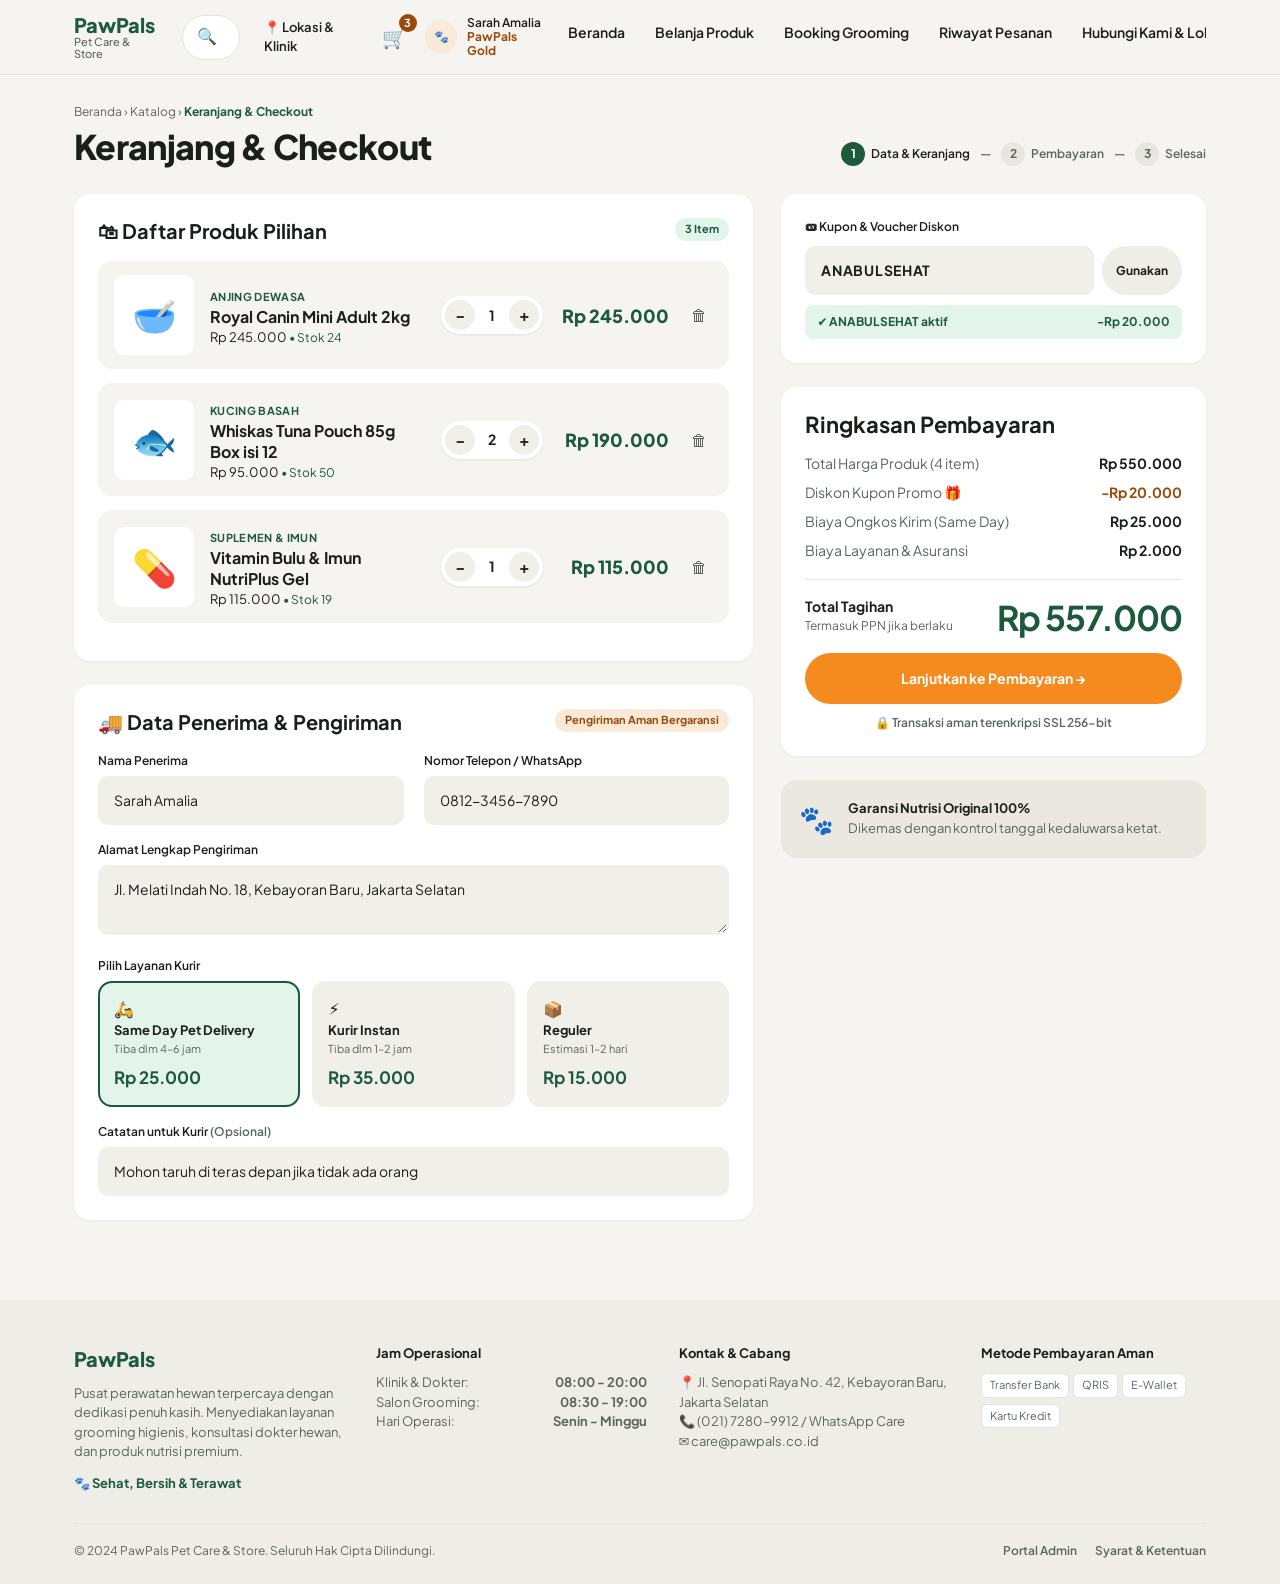
<file: keranjang.html>
<!DOCTYPE html>
<html lang="id">
<head>
<meta charset="utf-8">
<meta name="viewport" content="width=device-width, initial-scale=1">
<title>Keranjang & Checkout – PawPals</title>
<link href="https://fonts.googleapis.com/css2?family=Plus+Jakarta+Sans:wght@400;500;600;700;800&display=swap" rel="stylesheet">
<link rel="stylesheet" href="pp.css">
<style>
.lay{display:grid;grid-template-columns:1.6fr 1fr;gap:28px;align-items:start}
.stp{display:flex;gap:10px;align-items:center;font-size:12px;font-weight:600;color:var(--mute);flex-wrap:wrap}
.stp b{display:inline-grid;place-items:center;width:24px;height:24px;border-radius:50%;background:#e8e6e1;margin-right:6px}
.stp .on{color:var(--ink)}.stp .on b{background:var(--green);color:#fff}
.it{display:flex;align-items:center;gap:16px;background:#f6f4f0;border-radius:14px;padding:14px 16px;margin-bottom:14px}
.it .im{width:80px;height:80px;border-radius:10px;background:#fff;display:grid;place-items:center;font-size:36px;flex:none}
.it .tx{flex:1;min-width:0}.it small{font-size:11px;font-weight:700;color:var(--green);letter-spacing:.03em}
.it h3{font-size:16px;line-height:1.3}.it .u{font-size:13px}
.qty{display:flex;align-items:center;gap:6px;background:#fff;border-radius:99px;padding:4px;box-shadow:0 1px 3px rgba(0,0,0,.08)}
.qty button{width:30px;height:30px;border-radius:50%;background:#f1efea;font-size:16px;font-weight:700}
.qty span{min-width:22px;text-align:center;font-weight:700;font-size:14px}
.sub{font-size:18px;font-weight:800;color:var(--green);min-width:110px;text-align:right}
.del{font-size:16px;color:var(--mute);padding:6px}.del:hover{color:var(--red)}
.cr{display:grid;grid-template-columns:repeat(3,1fr);gap:12px}
.co{background:#f1efea;border:2px solid transparent;border-radius:14px;padding:14px;text-align:left}
.co.on{border-color:var(--green);background:var(--mint)}
.co b{display:block;font-size:13px}.co small{display:block;font-size:11px;color:var(--mute)}.co strong{display:block;margin-top:8px;color:var(--green);font-size:17px}
.cp{display:flex;gap:8px;margin-top:10px}.cp .in{text-transform:uppercase;font-weight:700;letter-spacing:.05em}
.ok{display:flex;justify-content:space-between;background:var(--mint);color:var(--green);border-radius:8px;padding:8px 12px;font-size:12px;font-weight:700;margin-top:10px}
.sm2 .row{font-size:14px}.sm2 .row.t{align-items:end;margin-top:18px;padding-top:16px;border-top:1px solid var(--line)}
.sm2 .row.t strong{font-size:34px;color:var(--green);letter-spacing:-.03em;line-height:1}
.gar{display:flex;gap:14px;align-items:center;background:#ebe8e1;border-radius:16px;padding:18px;font-size:13px;color:var(--mute)}.gar b{color:var(--ink);display:block}
@media(max-width:960px){.lay{grid-template-columns:1fr}.cr{grid-template-columns:1fr}.it{flex-wrap:wrap}}
</style>
</head>
<body data-shell="store" data-nav="">
<div id="hd"></div>
<main class="wrap">
 <div class="pg" style="display:flex;justify-content:space-between;flex-wrap:wrap;gap:12px;align-items:end">
  <div><div class="crumb"><a href="index.html">Beranda</a> › Katalog › <b>Keranjang &amp; Checkout</b></div><h1>Keranjang &amp; Checkout</h1></div>
  <div class="stp"><span class="on"><b>1</b>Data &amp; Keranjang</span>—<span><b>2</b>Pembayaran</span>—<span><b>3</b>Selesai</span></div>
 </div>
 <div class="lay" style="margin-top:20px">
  <div>
   <section class="card"><div class="ch"><h2>🛍 Daftar Produk Pilihan</h2><span class="chip gr" id="cnt"></span></div><div id="items"></div></section>
   <section class="card"><div class="ch"><h2>🚚 Data Penerima &amp; Pengiriman</h2><span class="chip or">Pengiriman Aman Bergaransi</span></div>
    <div class="f2">
     <div><label for="nm">Nama Penerima</label><input class="in" id="nm" value="Sarah Amalia" autocomplete="name"></div>
     <div><label for="hp">Nomor Telepon / WhatsApp</label><input class="in" id="hp" type="tel" value="0812-3456-7890" autocomplete="tel"></div>
     <div class="full"><label for="ad">Alamat Lengkap Pengiriman</label><textarea class="in" id="ad">Jl. Melati Indah No. 18, Kebayoran Baru, Jakarta Selatan</textarea></div>
     <div class="full"><span class="lb">Pilih Layanan Kurir</span><div class="cr" id="cr" role="radiogroup"></div></div>
     <div class="full"><label for="nt">Catatan untuk Kurir <span class="mu">(Opsional)</span></label><input class="in" id="nt" value="Mohon taruh di teras depan jika tidak ada orang"></div>
    </div>
   </section>
  </div>
  <aside style="position:sticky;top:130px">
   <div class="card"><div class="lb">🎟 Kupon &amp; Voucher Diskon</div><div class="cp"><input class="in" id="kp" value="ANABULSEHAT" aria-label="Kode kupon"><button class="btn sm" id="pk">Gunakan</button></div><div id="kok"></div></div>
   <div class="card sm2"><h2 style="font-size:22px;margin-bottom:14px">Ringkasan Pembayaran</h2>
    <div class="row"><span id="l1"></span><b id="v1"></b></div>
    <div class="row" id="rd"><span class="btx">Diskon Kupon Promo 🎁</span><b class="btx" id="v2"></b></div>
    <div class="row"><span id="l3"></span><b id="v3"></b></div>
    <div class="row"><span>Biaya Layanan &amp; Asuransi</span><b id="v4"></b></div>
    <div class="row t"><div><b>Total Tagihan</b><div class="sm mu">Termasuk PPN jika berlaku</div></div><strong id="tot"></strong></div>
    <button class="btn or blk" id="go" style="margin-top:18px;padding:15px">Lanjutkan ke Pembayaran →</button>
    <p class="sm mu" style="text-align:center;margin-top:10px;font-weight:600">🔒 Transaksi aman terenkripsi SSL 256-bit</p>
   </div>
   <div class="gar"><span style="font-size:28px">🐾</span><div><b>Garansi Nutrisi Original 100%</b>Dikemas dengan kontrol tanggal kedaluwarsa ketat.</div></div>
  </aside>
 </div>
</main>
<div id="ft"></div>
<script src="pp.js"></script>
<script>
const SH={same:["Same Day Pet Delivery",25000,"Tiba dlm 4–6 jam","🛵"],instan:["Kurir Instan",35000,"Tiba dlm 1–2 jam","⚡"],reg:["Reguler",15000,"Estimasi 1–2 hari","📦"]};
let cart=getCart(),ship="same",coupon=true;
function items(){
 const el=$("#items");$("#cnt").textContent=cart.length+" Item";
 el.innerHTML=cart.length?cart.map((x,i)=>`<div class="it"><div class="im">${x.e||"🛍"}</div><div class="tx"><small>${esc(x.l||"PRODUK")}</small><h3>${esc(x.n)}</h3><div class="u">${rp(x.p)} <span class="gtx sm">• Stok ${x.s||"50+"}</span></div></div><div class="qty"><button data-a="-" data-i="${i}" aria-label="Kurangi">−</button><span>${x.q}</span><button data-a="+" data-i="${i}" aria-label="Tambah">+</button></div><div class="sub">${rp(x.p*x.q)}</div><button class="del" data-a="x" data-i="${i}" aria-label="Hapus ${esc(x.n)}">🗑</button></div>`).join(""):`<div class="empty">Keranjang masih kosong.<br><a class="btn gr" style="margin-top:14px" href="index.html#produk">Belanja Produk</a></div>`;
}
function sum(){
 const q=cart.reduce((a,x)=>a+x.q,0),sub=cart.reduce((a,x)=>a+x.p*x.q,0),has=cart.length>0,
 d=coupon&&has?20000:0,sc=has?SH[ship][1]:0,fee=has?2000:0;
 $("#l1").textContent=`Total Harga Produk (${q} item)`;$("#v1").textContent=rp(sub);
 $("#rd").style.display=d?"flex":"none";$("#v2").textContent="-"+rp(d);
 $("#l3").textContent="Biaya Ongkos Kirim ("+SH[ship][0].replace(" Pet Delivery","")+")";$("#v3").textContent=rp(sc);$("#v4").textContent=rp(fee);
 $("#tot").textContent=rp(sub-d+sc+fee);$("#go").disabled=!has;
 $("#kok").innerHTML=coupon?`<div class="ok"><span>✔ ANABULSEHAT aktif</span><span>-Rp 20.000</span></div>`:"";
 return{sub,d,sc,fee,total:sub-d+sc+fee};
}
function couriers(){$("#cr").innerHTML=Object.entries(SH).map(([k,v])=>`<button type="button" class="co ${k===ship?"on":""}" role="radio" aria-checked="${k===ship}" data-k="${k}">${v[3]}<b>${v[0]}</b><small>${v[2]}</small><strong>${rp(v[1])}</strong></button>`).join("")}
function all(){items();couriers();sum();$("#hd .cart b").textContent=cart.length}
$("#items").onclick=e=>{const b=e.target.closest("[data-a]");if(!b)return;const i=+b.dataset.i,x=cart[i];
 if(b.dataset.a==="x"){cart.splice(i,1)}
 else if(b.dataset.a==="+"){if(x.s&&x.q>=x.s)return toast("Stok maksimal "+x.s);x.q++}
 else if(x.q>1)x.q--;
 setCart(cart);all()};
$("#cr").onclick=e=>{const b=e.target.closest("[data-k]");if(b){ship=b.dataset.k;couriers();sum()}};
$("#pk").onclick=()=>{coupon=$("#kp").value.trim().toUpperCase()==="ANABULSEHAT";toast(coupon?"Kupon dipakai: hemat Rp 20.000":"Kode kupon tidak valid");sum()};
$("#go").onclick=()=>{
 const bad=id=>{const el=$("#"+id);el.classList.add("bad");el.focus();el.scrollIntoView({block:"center"})};
 $$(".in.bad").forEach(x=>x.classList.remove("bad"));
 const nm=$("#nm").value.trim(),hp=$("#hp").value.trim(),ad=$("#ad").value.trim();
 if(!nm)return toast("Isi nama penerima"),bad("nm");
 if(hp.replace(/\D/g,"").length<9)return toast("Nomor telepon belum valid"),bad("hp");
 if(!ad)return toast("Isi alamat pengiriman"),bad("ad");
 const s=sum(),o={id:newOrderId(),owner:"me",type:"produk",name:nm,phone:hp,addr:ad,note:$("#nt").value.trim(),items:cart.map(({n,p,q})=>({n,p,q})),ship:{k:SH[ship][0],p:s.sc},fee:s.fee,disc:s.d,total:s.total,method:"Transfer Mandiri VA",bank:"Mandiri",status:"unpaid",ts:Date.now(),proof:null,resi:""};
 const os=getOrders();os.unshift(o);saveOrders(os);LS.set("pp_active",o.id);setCart([]);location.href="pembayaran.html";
};
all();
</script>
</body>
</html>
</file>
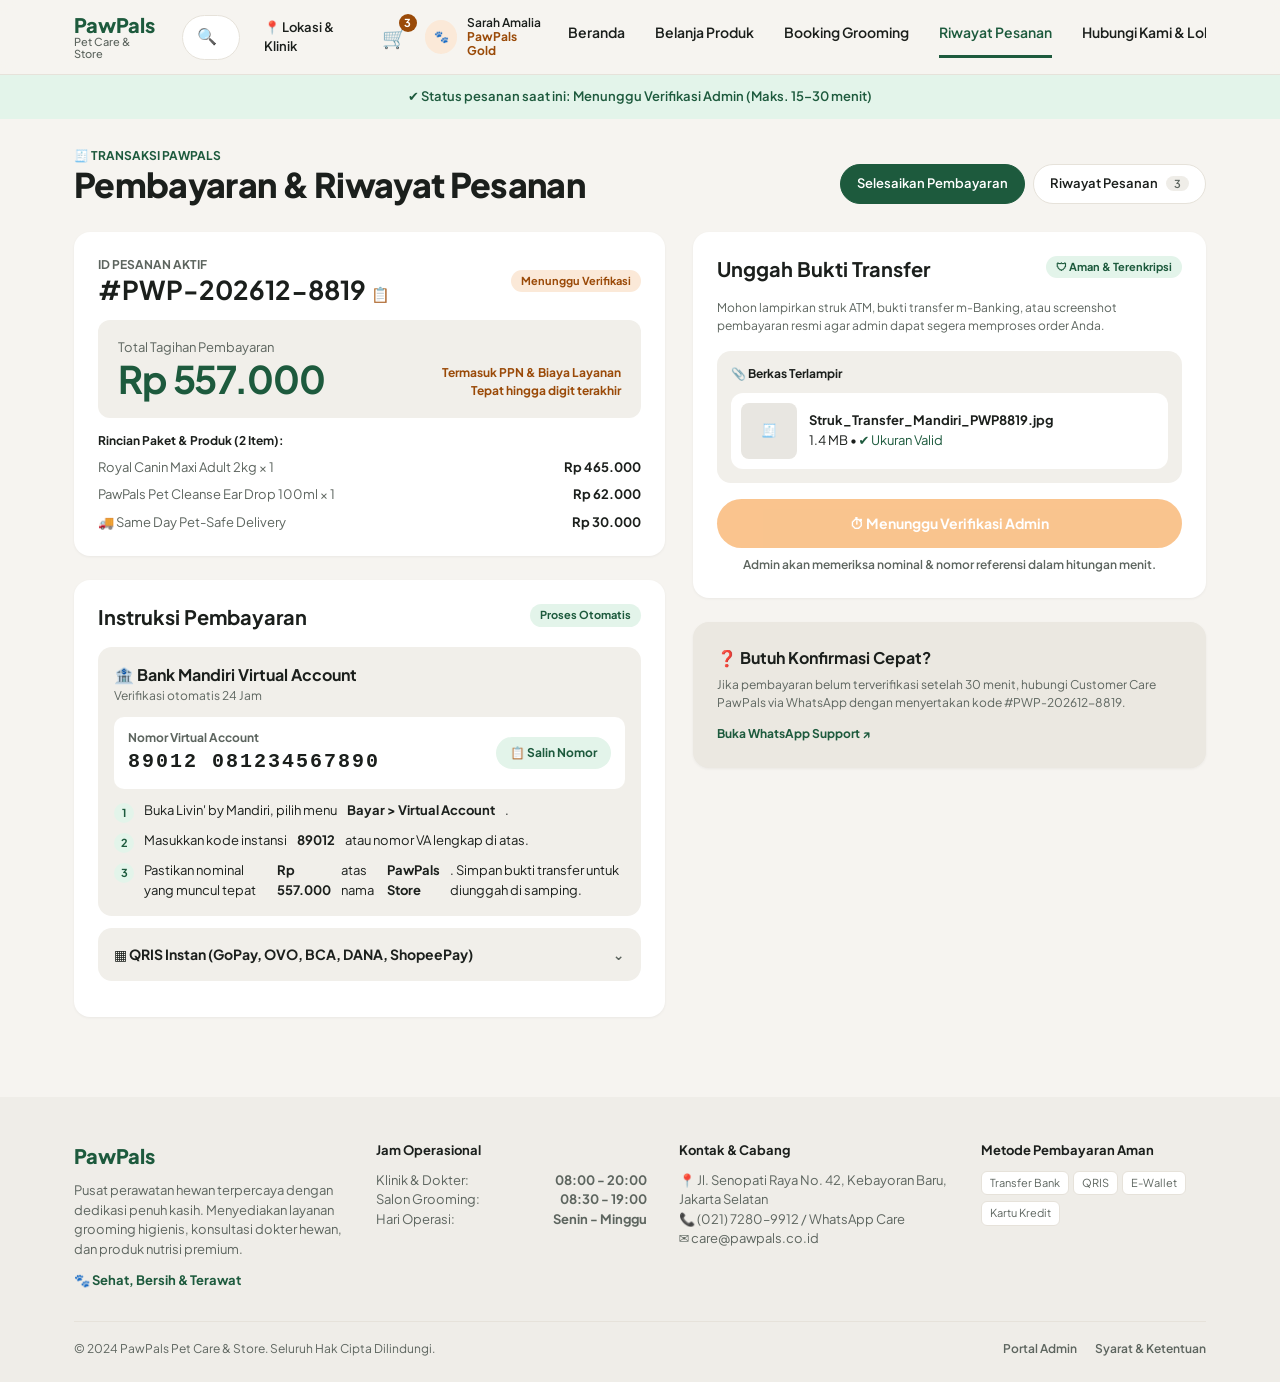
<file: pembayaran.html>
<!DOCTYPE html>
<html lang="id">
<head>
<meta charset="utf-8">
<meta name="viewport" content="width=device-width, initial-scale=1">
<title>Pembayaran & Riwayat Pesanan – PawPals</title>
<link href="https://fonts.googleapis.com/css2?family=Plus+Jakarta+Sans:wght@400;500;600;700;800&display=swap" rel="stylesheet">
<link rel="stylesheet" href="pp.css">
<style>
.bn{background:var(--mint);color:var(--green);font-size:13px;font-weight:600;padding:12px 0;text-align:center}
.lay{display:grid;grid-template-columns:1.15fr 1fr;gap:28px;align-items:start}
.eb{font-size:12px;font-weight:700;color:var(--green)}
.tot{background:#f1efea;border-radius:12px;padding:18px 20px;display:flex;justify-content:space-between;align-items:end;gap:12px;margin:14px 0}
.tot strong{font-size:38px;letter-spacing:-.03em;color:var(--green);line-height:1.1}
.tm{font-size:12px;font-weight:700;color:var(--brown);background:var(--peach);padding:5px 12px;border-radius:99px}
.va{background:#f1efea;border-radius:14px;padding:16px;margin-bottom:12px}
.vn{display:flex;justify-content:space-between;align-items:center;background:#fff;border-radius:10px;padding:12px 14px;margin:12px 0;gap:10px;flex-wrap:wrap}
.vn code{font-size:20px;font-weight:800;letter-spacing:.1em}
.stp{list-style:none;font-size:13px;display:grid;gap:8px;counter-reset:s}
.stp li{display:flex;gap:10px}.stp li:before{counter-increment:s;content:counter(s);flex:none;width:20px;height:20px;border-radius:50%;background:var(--mint);color:var(--green);font-size:11px;font-weight:700;display:grid;place-items:center;margin-top:2px}
details.va summary{cursor:pointer;font-weight:700;font-size:14px;list-style:none}details.va summary::-webkit-details-marker{display:none}
.dz{display:block;text-align:center;border:2px dashed #cfcac0;background:#f6f4f0;border-radius:16px;padding:30px 16px;cursor:pointer;font-size:13px}
.dz.drag{border-color:var(--green);background:var(--mint)}.dz u{color:var(--green);font-weight:700}
.dz input{position:absolute;opacity:0;width:1px;height:1px}
.dz:focus-within{outline:3px solid var(--brown)}
.fx{display:flex;gap:12px;align-items:center;background:#fff;border-radius:12px;padding:10px;margin-top:10px}
.fx img,.fx .ph{width:56px;height:56px;border-radius:8px;object-fit:cover;background:#e8e6e1;display:grid;place-items:center;flex:none}
.fx div{flex:1;min-width:0;font-size:13px}.fx b{display:block;overflow:hidden;text-overflow:ellipsis;white-space:nowrap}
.fb{background:#f1efea;border-radius:14px;padding:14px;margin-top:16px}
.oc{padding:20px 24px}
.oh{display:flex;justify-content:space-between;align-items:center;gap:12px;flex-wrap:wrap}
.oh h3{font-size:20px;display:flex;gap:10px;align-items:center;flex-wrap:wrap}.oh h3 span{font-size:12px;font-weight:500;color:var(--mute)}
.ob{display:flex;justify-content:space-between;align-items:center;gap:14px;background:#f1efea;border-radius:12px;padding:12px 14px;margin:14px 0}
.ob .im{width:48px;height:48px;border-radius:10px;background:#fff;display:grid;place-items:center;font-size:24px;flex:none}
.ob .tx{flex:1;min-width:0}.ob small{display:block;font-size:11px;color:var(--mute);text-align:right}.ob strong{font-size:20px;color:var(--green)}
.of{display:flex;justify-content:space-between;align-items:center;gap:10px;flex-wrap:wrap;font-size:12px;font-weight:600}
.oa{display:flex;gap:8px;flex-wrap:wrap}
@media(max-width:960px){.lay{grid-template-columns:1fr}}
</style>
</head>
<body data-shell="store" data-nav="riwayat">
<div id="hd"></div>
<div class="bn" id="bn" hidden></div>
<main class="wrap">
 <div class="pg" style="display:flex;justify-content:space-between;flex-wrap:wrap;gap:12px;align-items:end">
  <div><div class="eb">🧾 TRANSAKSI PAWPALS</div><h1>Pembayaran &amp; Riwayat Pesanan</h1></div>
  <div class="tabs" id="mt" role="tablist"><button class="tab on" data-t="pay" role="tab">Selesaikan Pembayaran</button><button class="tab" data-t="rw" role="tab">Riwayat Pesanan <em id="rn"></em></button></div>
 </div>
 <section id="pay" style="margin-top:20px"></section>
 <section id="rw" hidden style="margin-top:20px">
  <div style="display:flex;justify-content:space-between;align-items:end;flex-wrap:wrap;gap:12px;margin-bottom:16px"><div><h1 style="font-size:26px">Daftar Riwayat Pesanan</h1><p class="mu sm">Pantau status pengiriman, jadwal grooming, dan arsip invoice belanja Anda.</p></div><div class="tabs" id="ft2"></div></div>
  <div id="list"></div>
 </section>
</main>
<div id="ft"></div>
<dialog id="dlg"><div id="dbd"></div><button class="btn gr" style="margin-top:18px" onclick="this.closest('dialog').close()">Tutup</button></dialog>
<script src="pp.js"></script>
<script>
let orders=getOrders(),act=null,pend=null,filt="all",tab="pay";
const VA="89012 081234567890";
const sync=()=>{orders=getOrders();act=orders.find(o=>o.id===LS.get("pp_active"))||null};
const mine=()=>orders.filter(o=>o.owner==="me").sort((a,b)=>b.ts-a.ts);
const kb=n=>n>=1e6?(n/1048576).toFixed(1)+" MB":Math.round(n/1024)+" KB";
const lines=o=>o.items.map(i=>`<div class="row"><span>${esc(i.n)} × ${i.q}</span><b>${rp(i.p*i.q)}</b></div>`).join("")+(o.ship?`<div class="row"><span>🚚 ${esc(o.ship.k)}</span><b>${rp(o.ship.p)}</b></div>`:"")+(o.fee?`<div class="row"><span>Biaya Layanan &amp; Asuransi</span><b>${rp(o.fee)}</b></div>`:"")+(o.disc?`<div class="row"><span>Diskon Kupon</span><b>-${rp(o.disc)}</b></div>`:"");

function payView(){
 const el=$("#pay");
 if(!act){el.innerHTML=`<div class="card empty">Belum ada pesanan yang perlu dibayar.<br><a class="btn gr" style="margin-top:14px" href="keranjang.html">Buka Keranjang</a></div>`;return}
 const o=act,can=o.status==="unpaid"||o.status==="ditolak",paid=["dikemas","kirim","selesai"].includes(o.status);
 const f=pend||(o.proof&&o.status==="verif"?o.proof:null);
 const up=paid?`<div class="empty">✅ Pembayaran sudah terverifikasi.<br><span class="sm">Status pesanan: ${ST[o.status][0]}</span></div>`:`
  ${o.status==="ditolak"?`<div class="ok" style="background:#fde4e0;color:var(--red);padding:10px 14px;border-radius:10px;font-size:12px;font-weight:700;margin-bottom:12px">Bukti transfer sebelumnya ditolak admin. Mohon unggah ulang bukti yang jelas.</div>`:""}
  ${can?`<label class="dz" id="dz"><input type="file" id="fi" accept="image/jpeg,image/png"><div style="font-size:30px">☁️</div><b>Tarik &amp; Lepaskan berkas di sini</b><br>atau <u>Pilih Berkas dari HP/Komputer</u><div class="sm mu" style="margin-top:8px">Format: JPG, JPEG, PNG (Maksimal 5 MB)</div></label>`:""}
  ${f?`<div class="fb"><div style="display:flex;justify-content:space-between;font-size:12px;font-weight:700"><span>📎 Berkas Terlampir</span>${can?`<button class="rtx" id="rm">🗑 Hapus</button>`:""}</div><div class="fx">${f.thumb?`<img src="${f.thumb}" alt="Bukti transfer">`:`<div class="ph">🧾</div>`}<div><b>${esc(f.name)}</b>${kb(f.size)} • <span class="gtx">✔ Ukuran Valid</span></div></div></div>`:""}
  <button class="btn or blk" id="send" style="margin-top:16px;padding:14px" ${can&&f?"":"disabled"}>${can?"➤ Kirim Bukti Pembayaran":"⏱ Menunggu Verifikasi Admin"}</button>
  <p class="sm mu" style="text-align:center;margin-top:8px;font-weight:600">Admin akan memeriksa nominal &amp; nomor referensi dalam hitungan menit.</p>`;
 el.innerHTML=`<div class="lay"><div>
  <div class="card"><div class="oh"><div><div class="sm mu" style="font-weight:700">ID PESANAN AKTIF</div><h2 style="font-size:26px">#${o.id} <button id="cp1" aria-label="Salin ID" style="font-size:15px">📋</button></h2></div>${can?`<span class="tm" id="cd"></span>`:`<span class="${ST[o.status][1]}">${ST[o.status][0]}</span>`}</div>
   <div class="tot"><div><div class="mu" style="font-size:13px">Total Tagihan Pembayaran</div><strong>${rp(o.total)}</strong></div><div class="sm btx" style="text-align:right;font-weight:700">Termasuk PPN &amp; Biaya Layanan<br>Tepat hingga digit terakhir</div></div>
   <div class="sm" style="font-weight:700;margin-bottom:4px">Rincian Paket &amp; Produk (${o.items.length} Item):</div>${lines(o)}</div>
  <div class="card"><div class="ch"><h2>Instruksi Pembayaran</h2><span class="chip gr">Proses Otomatis</span></div>
   <div class="va"><b>🏦 Bank Mandiri Virtual Account</b><div class="sm mu">Verifikasi otomatis 24 Jam</div>
    <div class="vn"><div><div class="sm mu" style="font-weight:700">Nomor Virtual Account</div><code>${VA}</code></div><button class="btn sm gr" id="cp2" style="background:var(--mint);color:var(--green)">📋 Salin Nomor</button></div>
    <ol class="stp"><li>Buka Livin' by Mandiri, pilih menu <b>Bayar &gt; Virtual Account</b>.</li><li>Masukkan kode instansi <b>89012</b> atau nomor VA lengkap di atas.</li><li>Pastikan nominal yang muncul tepat <b>${rp(o.total)}</b> atas nama <b>PawPals Store</b>. Simpan bukti transfer untuk diunggah di samping.</li></ol></div>
   <details class="va"><summary>▦ QRIS Instan (GoPay, OVO, BCA, DANA, ShopeePay) <span class="mu" style="float:right">⌄</span></summary><p class="sm mu" style="margin-top:10px">Pindai kode QR melalui aplikasi perbankan atau e-wallet apa pun. Untuk demo, gunakan Virtual Account di atas lalu unggah bukti pembayaran.</p></details></div>
 </div><div>
  <div class="card"><div class="ch"><h2>Unggah Bukti Transfer</h2><span class="chip gr">🛡 Aman &amp; Terenkripsi</span></div><p class="sm mu" style="margin-bottom:14px">Mohon lampirkan struk ATM, bukti transfer m-Banking, atau screenshot pembayaran resmi agar admin dapat segera memproses order Anda.</p>${up}</div>
  <div class="card" style="background:#ebe8e1"><b>❓ Butuh Konfirmasi Cepat?</b><p class="sm mu" style="margin:6px 0 8px">Jika pembayaran belum terverifikasi setelah 30 menit, hubungi Customer Care PawPals via WhatsApp dengan menyertakan kode #${o.id}.</p><a class="gtx sm" style="font-weight:700" target="_blank" rel="noopener" href="https://wa.me/?text=${encodeURIComponent("Halo PawPals, saya butuh konfirmasi pembayaran pesanan #"+o.id)}">Buka WhatsApp Support ↗</a></div>
 </div></div>`;
 const cpy=(t,m)=>{(navigator.clipboard?navigator.clipboard.writeText(t):Promise.reject()).then(()=>toast(m),()=>toast(t))};
 $("#cp1").onclick=()=>cpy("#"+o.id,"ID pesanan disalin");$("#cp2").onclick=()=>cpy(VA.replace(/\s/g,""),"Nomor VA disalin");
 const dz=$("#dz");
 if(dz){const fi=$("#fi");fi.onchange=()=>fi.files[0]&&take(fi.files[0]);
  ["dragover","dragenter"].forEach(v=>dz.addEventListener(v,e=>{e.preventDefault();dz.classList.add("drag")}));
  ["dragleave","drop"].forEach(v=>dz.addEventListener(v,e=>{e.preventDefault();dz.classList.remove("drag")}));
  dz.addEventListener("drop",e=>e.dataTransfer.files[0]&&take(e.dataTransfer.files[0]))}
 if($("#rm"))$("#rm").onclick=()=>{pend=null;payView()};
 if($("#send"))$("#send").onclick=()=>{if(!pend)return;o.proof={...pend,ts:Date.now()};o.status="verif";pend=null;saveOrders(orders);toast("Bukti terkirim. Menunggu verifikasi admin");all()};
}
function take(file){
 if(!/^image\/(jpeg|png)$/.test(file.type))return toast("Format harus JPG, JPEG, atau PNG");
 if(file.size>5*1048576)return toast("Ukuran berkas maksimal 5 MB");
 const r=new FileReader();r.onload=()=>{const im=new Image();im.onload=()=>{const k=Math.min(1,360/im.width),c=document.createElement("canvas");c.width=im.width*k;c.height=im.height*k;c.getContext("2d").drawImage(im,0,0,c.width,c.height);pend={name:file.name,size:file.size,thumb:c.toDataURL("image/jpeg",.7)};payView()};im.onerror=()=>toast("Berkas gambar tidak bisa dibaca");im.src=r.result};r.readAsDataURL(file);
}
function banner(){const b=$("#bn"),v=act&&act.status==="verif";b.hidden=!v;if(v)b.textContent="✔ Status pesanan saat ini: Menunggu Verifikasi Admin (Maks. 15–30 menit)"}
function tick(){const c=$("#cd");if(!c||!act)return;const s=Math.max(0,Math.floor((act.ts+864e5-Date.now())/1e3));c.textContent="⏳ "+pad(s/3600|0)+":"+pad(s%3600/60|0)+":"+pad(s%60)}
setInterval(tick,1000);

/* riwayat */
function history(){
 const all=mine(),cnt=s=>all.filter(o=>o.status===s).length;
 $("#rn").textContent=all.length;
 const fs=[["all","Semua",all.length],...Object.keys(ST).filter(s=>cnt(s)).map(s=>[s,ST[s][0],cnt(s)])];
 if(!fs.some(x=>x[0]===filt))filt="all";
 $("#ft2").innerHTML=fs.map(x=>`<button class="tab ${x[0]===filt?"on":""}" data-f="${x[0]}">${x[1]} (${x[2]})</button>`).join("");
 const L=all.filter(o=>filt==="all"||o.status===filt);
 $("#list").innerHTML=L.length?L.map(o=>{
  const g=o.type==="grooming",ic=g?"🐾":o.status==="kirim"||o.status==="selesai"?"🚚":"🛍";
  const msg={unpaid:"⏳ Menunggu pembayaran Anda.",verif:`⏱ Bukti transfer diunggah ${ago(o.proof?o.proof.ts:o.ts)}. Sedang ditinjau finance PawPals.`,ditolak:"⚠ Bukti transfer ditolak. Mohon unggah ulang.",dikemas:"📦 Pembayaran terverifikasi. Pesanan sedang dikemas.",kirim:"🚚 Dalam pengiriman"+(o.resi?" • No. Resi: "+esc(o.resi):""),selesai:"✔ "+(g?"Selesai pada "+fmtD(o.ts)+". Perawatan garansi kesehatan aktif 7 hari.":"Diterima oleh "+esc(o.name)+(o.resi?" • Resi: "+esc(o.resi):""))}[o.status];
  const btn=(o.status==="unpaid"||o.status==="ditolak")?`<button class="btn sm gr" data-pay="${o.id}">Bayar Sekarang</button>`:o.status==="verif"?`<button class="btn sm" data-pay="${o.id}">🧾 Perbarui Bukti</button>`:`<button class="btn sm" data-inv="${o.id}">⬇ Unduh Invoice</button>`;
  const ex=o.status==="selesai"?(g?`<a class="btn sm gr" href="booking.html">Booking Ulang</a>`:`<a class="btn sm" target="_blank" rel="noopener" href="https://wa.me/?text=${encodeURIComponent("Halo PawPals, soal pesanan #"+o.id)}">🎧 Hubungi CS</a>`):"";
  return `<article class="card oc"><div class="oh"><h3>${ic} #${o.id} <span>${fmtD(o.ts,1)} • ${g?"Layanan Klinik &amp; Salon":o.items.length+" Produk"}</span></h3>${stChip(o.status)}</div>
  <div class="ob"><div class="im">${g?"✂️":"📦"}</div><div class="tx"><b>${esc(o.items[0].n)}${o.items.length>1?" + "+(o.items.length-1)+" produk lain":""}</b><div class="sm mu">${g?esc(o.note):"Metode: "+esc(o.method)}</div></div><div><small>${g?"Total Biaya Layanan":"Total Pembayaran"}</small><strong>${rp(o.total)}</strong></div></div>
  <div class="of"><span class="${o.status==="selesai"||o.status==="dikemas"?"gtx":"btx"}">${msg}</span><div class="oa">${btn}<button class="btn sm ${o.status==="verif"||o.status==="unpaid"?"gr":""}" data-det="${o.id}">Lihat Detail ›</button>${ex}</div></div></article>`}).join(""):`<div class="card empty">Belum ada pesanan pada kategori ini.</div>`;
}
$("#ft2").onclick=e=>{const b=e.target.closest("[data-f]");if(b){filt=b.dataset.f;history()}};
$("#list").onclick=e=>{
 const p=e.target.closest("[data-pay]"),d=e.target.closest("[data-det]"),v=e.target.closest("[data-inv]");
 if(p){LS.set("pp_active",p.dataset.pay);pend=null;sync();all();show("pay");scrollTo(0,0)}
 const id=(d||v||{dataset:{}}).dataset.det||(v&&v.dataset.inv),o=orders.find(x=>x.id===id);
 if(d&&o){$("#dbd").innerHTML=`<h2>Detail #${o.id}</h2><div class="row"><span>Tanggal</span><b>${fmtD(o.ts,1)}</b></div><div class="row"><span>Status</span><b>${ST[o.status][0]}</b></div><div class="row"><span>Metode</span><b>${esc(o.method)}</b></div><div class="row"><span>Penerima</span><b>${esc(o.name)}</b></div><div class="row"><span>Alamat</span><b style="max-width:60%">${esc(o.addr)}</b></div><hr style="border:0;border-top:1px solid var(--line);margin:14px 0 6px">${lines(o)}<div class="row" style="font-size:16px"><b>Total</b><b class="gtx">${rp(o.total)}</b></div>`;$("#dlg").showModal()}
 if(v&&o)dl("Invoice-"+o.id+".html",`<!doctype html><meta charset="utf-8"><title>Invoice ${o.id}</title><body style="font-family:sans-serif;max-width:560px;margin:30px auto"><h2>PawPals – Invoice #${o.id}</h2><p>${fmtD(o.ts,1)}<br>${esc(o.name)}<br>${esc(o.addr)}</p><table width="100%" cellpadding="6">${o.items.map(i=>`<tr><td>${esc(i.n)} × ${i.q}</td><td align="right">${rp(i.p*i.q)}</td></tr>`).join("")}${o.ship?`<tr><td>${esc(o.ship.k)}</td><td align="right">${rp(o.ship.p)}</td></tr>`:""}${o.fee?`<tr><td>Biaya layanan</td><td align="right">${rp(o.fee)}</td></tr>`:""}${o.disc?`<tr><td>Diskon</td><td align="right">-${rp(o.disc)}</td></tr>`:""}<tr><th align="left">Total</th><th align="right">${rp(o.total)}</th></tr></table><p>Status: ${ST[o.status][0]}</p></body>`,"text/html");
};
function show(t){tab=t;$("#pay").hidden=t!=="pay";$("#rw").hidden=t!=="rw";$$("#mt .tab").forEach(b=>b.classList.toggle("on",b.dataset.t===t));if(t==="rw")history();else{payView();tick()}}
$("#mt").onclick=e=>{const b=e.target.closest("[data-t]");if(b)show(b.dataset.t)};
function all(){banner();$("#rn").textContent=mine().length;show(tab)}
sync();banner();$("#rn").textContent=mine().length;show(location.hash==="#riwayat"?"rw":"pay");
</script>
</body>
</html>
</file>
<file: pp.css>
:root{--green:#1d5a3d;--gd:#14472f;--mint:#e3f4ea;--brown:#9a4a08;--or:#f58a1f;--sand:#f6f4f0;--ink:#1b1f1c;--mute:#5d655f;--line:#e6e2da;--peach:#fbe9d8;--red:#b03a2e}
*{box-sizing:border-box;margin:0;padding:0}
html{scroll-behavior:smooth}
body{font-family:'Plus Jakarta Sans',system-ui,sans-serif;background:var(--sand);color:var(--ink);line-height:1.5}
a{color:inherit;text-decoration:none}
button,input,textarea,select{font:inherit;color:inherit}
button{cursor:pointer;border:0;background:none}
:focus-visible{outline:3px solid var(--brown);outline-offset:2px}
.wrap{max-width:1180px;margin:0 auto;padding:0 24px}
h1{font-size:clamp(26px,3.2vw,34px);letter-spacing:-.02em;line-height:1.15;font-weight:800}
h2{font-size:20px;font-weight:700;line-height:1.25}
.mu{color:var(--mute)}.sm{font-size:12px}.gtx{color:var(--green)}.btx{color:var(--brown)}.rtx{color:var(--red)}
.card{background:#fff;border-radius:16px;padding:24px;box-shadow:0 1px 3px rgba(0,0,0,.05);margin-bottom:24px}
.ch{display:flex;justify-content:space-between;align-items:start;gap:12px;margin-bottom:18px}
.ch p{font-size:13px;color:var(--mute)}
.btn{display:inline-flex;align-items:center;justify-content:center;gap:8px;padding:11px 20px;border-radius:99px;font-weight:700;font-size:14px;background:#efede8;white-space:nowrap}
.btn.gr{background:var(--green);color:#fff}.btn.or{background:var(--or);color:#fff}.btn.br{background:var(--brown);color:#fff}.btn.rd{background:#fde4e0;color:var(--red)}
.btn.sm{padding:7px 14px;font-size:12px}.btn.blk{display:flex;width:100%}
.btn:disabled{opacity:.5;cursor:not-allowed}
.chip{display:inline-block;font-size:11px;font-weight:700;padding:3px 10px;border-radius:99px;background:#efede8;color:var(--mute);white-space:nowrap}
.chip.gr{background:var(--mint);color:var(--green)}.chip.or{background:var(--peach);color:var(--brown)}.chip.rd{background:#fde4e0;color:var(--red)}.chip.dk{background:var(--green);color:#fff}.chip.og{background:var(--or);color:#fff}
label,.lb{display:block;font-size:12px;font-weight:600;margin-bottom:6px}
.in{width:100%;background:#f1efea;border:2px solid transparent;border-radius:10px;padding:12px 14px;font-size:14px}
.in:focus{border-color:var(--green);outline:0;background:#fff}
.in.bad{border-color:var(--red)}
textarea.in{resize:vertical;min-height:64px}
.f2{display:grid;grid-template-columns:1fr 1fr;gap:16px 20px}.full{grid-column:1/-1}
.tabs{display:flex;gap:8px;flex-wrap:wrap}
.tab{padding:9px 16px;border-radius:99px;background:#fff;font-weight:600;font-size:13px;border:1px solid var(--line)}
.tab em{font-style:normal;background:#efede8;border-radius:99px;padding:1px 8px;margin-left:6px;font-size:11px;color:var(--mute)}
.tab.on{background:var(--green);color:#fff;border-color:var(--green)}.tab.on em{background:rgba(255,255,255,.25);color:#fff}
.tab.on.or{background:var(--or);border-color:var(--or)}
.kpis{display:grid;grid-template-columns:repeat(4,1fr);gap:20px;margin-bottom:24px}
.kpi{background:#fff;border-radius:16px;padding:20px}
.kpi small{font-size:11px;font-weight:700;color:var(--mute);letter-spacing:.03em;display:block}
.kpi strong{display:block;font-size:30px;letter-spacing:-.02em;line-height:1.2;margin:8px 0 4px}
.kpi span{font-size:12px;color:var(--mute)}
.bar{height:5px;background:#e8e6e1;border-radius:9px;overflow:hidden}.bar i{display:block;height:100%;background:var(--green);border-radius:9px}.bar i.o{background:var(--or)}
.tw{overflow-x:auto}
.tbl{width:100%;border-collapse:collapse;font-size:13px}
.tbl th{font-size:11px;letter-spacing:.03em;text-align:left;padding:12px 10px;background:#f6f4f0;color:var(--mute);white-space:nowrap}
.tbl td{padding:14px 10px;border-bottom:1px solid var(--line);vertical-align:middle}
.tbl tr.cl{cursor:pointer}.tbl tr.cl:hover{background:#faf8f4}
.av{display:inline-grid;place-items:center;width:32px;height:32px;border-radius:50%;background:#efede8;font-size:11px;font-weight:700;flex:none}
.ic{display:grid;place-items:center;width:40px;height:40px;border-radius:10px;background:var(--peach);font-size:20px;flex:none}
.ic.g{background:var(--mint)}.ic.r{background:#fde4e0}
.toast{position:fixed;bottom:24px;left:50%;transform:translate(-50%,90px);background:var(--ink);color:#fff;padding:12px 20px;border-radius:99px;font-size:13px;font-weight:600;transition:transform .25s;z-index:90;max-width:90vw}
.toast.show{transform:translate(-50%,0)}
dialog{border:0;border-radius:20px;padding:28px;max-width:480px;width:92%;margin:auto}
dialog::backdrop{background:rgba(20,30,24,.55)}
dialog h2{margin-bottom:12px}
.row{display:flex;justify-content:space-between;gap:12px;font-size:13px;margin-top:8px}.row span{color:var(--mute)}.row b{text-align:right}
.empty{text-align:center;padding:40px 16px;color:var(--mute)}
/* store shell */
.hd{position:sticky;top:0;z-index:30;background:rgba(246,244,240,.94);backdrop-filter:blur(8px);border-bottom:1px solid var(--line)}
.top{display:flex;align-items:center;gap:24px;padding:14px 0}
.logo{font-weight:800;font-size:20px;color:var(--green);line-height:1.1}
.logo small{display:block;font-size:11px;font-weight:500;color:var(--mute)}
.search{flex:1;max-width:420px;margin:0 auto;position:relative}
.search input{width:100%;padding:11px 16px 11px 40px;border-radius:999px;border:1px solid var(--line);background:#fff;font-size:14px}
.search span{position:absolute;left:15px;top:9px}
.tools{display:flex;align-items:center;gap:18px;font-size:13px;font-weight:600}
.cart{position:relative;font-size:20px}
.cart b{position:absolute;top:-8px;right:-10px;background:var(--brown);color:#fff;font-size:11px;border-radius:99px;min-width:18px;height:18px;display:grid;place-items:center}
.user{display:flex;align-items:center;gap:10px;font-size:12px;line-height:1.2}
.user i{width:34px;height:34px;border-radius:50%;background:var(--peach);display:grid;place-items:center;font-style:normal}
.user em{color:var(--brown);font-style:normal;font-weight:700;display:block}
.hd nav{display:flex;gap:30px;font-size:14px;font-weight:600;overflow-x:auto}
.hd nav a{padding:6px 0 12px;white-space:nowrap;border-bottom:3px solid transparent}
.hd nav a.on{color:var(--green);border-color:var(--green)}
.pg{padding:28px 0 8px}
.crumb{font-size:12px;color:var(--mute);margin-bottom:6px}.crumb b{color:var(--green)}
.ft{background:#efede8;padding:44px 0 24px;margin-top:56px;font-size:13px;color:var(--mute)}
.fg{display:grid;grid-template-columns:1.2fr 1.2fr 1.2fr 1fr;gap:32px}
.ft h4{color:var(--ink);font-size:13px;margin-bottom:10px}
.ft li{list-style:none;margin-bottom:6px}
.fl{font-size:20px;font-weight:800;color:var(--green);margin-bottom:10px}
.hrs{display:flex;justify-content:space-between;gap:10px}
.pay span{display:inline-block;border:1px solid var(--line);background:#fff;border-radius:6px;padding:3px 8px;margin:0 4px 6px 0;font-size:11px}
.copy{display:flex;justify-content:space-between;flex-wrap:wrap;gap:12px;border-top:1px solid var(--line);margin-top:30px;padding-top:18px;font-size:12px}
.copy a{margin-left:18px;font-weight:600}
/* admin shell */
.adm{display:grid;grid-template-columns:260px 1fr;min-height:100vh}
.sb{background:#f1efe9;padding:24px 16px;position:sticky;top:0;height:100vh;display:flex;flex-direction:column;gap:4px}
.sbl{display:flex;gap:12px;align-items:center;padding:0 8px 16px}.sbl i{width:40px;height:40px;border-radius:10px;background:var(--green);display:grid;place-items:center;font-style:normal;font-size:20px}
.sbl b{font-size:19px;color:var(--green);display:block;line-height:1.1}.sbl small{font-size:10px;font-weight:700;letter-spacing:.06em;color:var(--mute)}
.mm{font-size:11px;font-weight:700;letter-spacing:.05em;color:var(--mute);padding:8px 10px}
.nv{display:flex;align-items:center;gap:12px;padding:12px 14px;border-radius:12px;font-size:14px;font-weight:600}
.nv:hover{background:#e8e5dd}.nv.on{background:var(--green);color:#fff}
.nv .chip{margin-left:auto}
.sbf{margin-top:auto;background:#fff;border-radius:14px;padding:12px;display:flex;gap:10px;align-items:center;font-size:12px}.sbf small{display:block;color:var(--mute)}.sbf i{font-style:normal}
.am{min-width:0}
.tb{position:sticky;top:0;z-index:30;display:flex;align-items:center;gap:20px;padding:14px 28px;background:rgba(246,244,240,.94);backdrop-filter:blur(8px)}
.tb .crumb{margin:0;white-space:nowrap}
.tb .search{max-width:420px}
.bell{position:relative;width:40px;height:40px;border-radius:50%;background:#fff;font-size:17px}.bell:after{content:"";position:absolute;top:8px;right:9px;width:8px;height:8px;background:#e53;border-radius:50%}
.adu{display:flex;gap:10px;align-items:center;font-size:12px;line-height:1.2;padding-left:16px;border-left:1px solid var(--line)}.adu small{color:var(--mute);display:block}
.adu i{width:34px;height:34px;border-radius:50%;background:var(--green);color:#fff;display:grid;place-items:center;font-style:normal}
.ac{padding:8px 28px 40px}
.ac h1{margin:6px 0 8px}
.hero{display:flex;justify-content:space-between;gap:20px;align-items:center;flex-wrap:wrap}
.g2{display:grid;grid-template-columns:1.8fr 1fr;gap:24px;align-items:start}
.sel{padding:10px 14px;border-radius:10px;border:1px solid var(--line);background:#fff;font-size:13px;font-weight:600}
@media(max-width:1000px){.adm{grid-template-columns:1fr}.sb{position:static;height:auto;flex-direction:row;flex-wrap:wrap;padding:12px}.sbf,.sbl small,.mm{display:none}.nv{padding:9px 12px;font-size:13px}.g2{grid-template-columns:1fr}.kpis{grid-template-columns:repeat(2,1fr)}.fg{grid-template-columns:1fr 1fr}.tools .loc,.user div{display:none}.tb .crumb{display:none}}
@media(max-width:600px){.f2{grid-template-columns:1fr}.kpis{grid-template-columns:1fr}.fg{grid-template-columns:1fr}.top{flex-wrap:wrap}.search{order:3;flex-basis:100%;max-width:none}.card{padding:18px}.ac{padding:8px 14px 30px}.tb{padding:10px 14px}.adu div{display:none}}
@media(prefers-reduced-motion:reduce){*{transition:none!important;scroll-behavior:auto!important}}
@media print{.hd,.sb,.tb,.no-print{display:none!important}.adm{display:block}}
</file>
